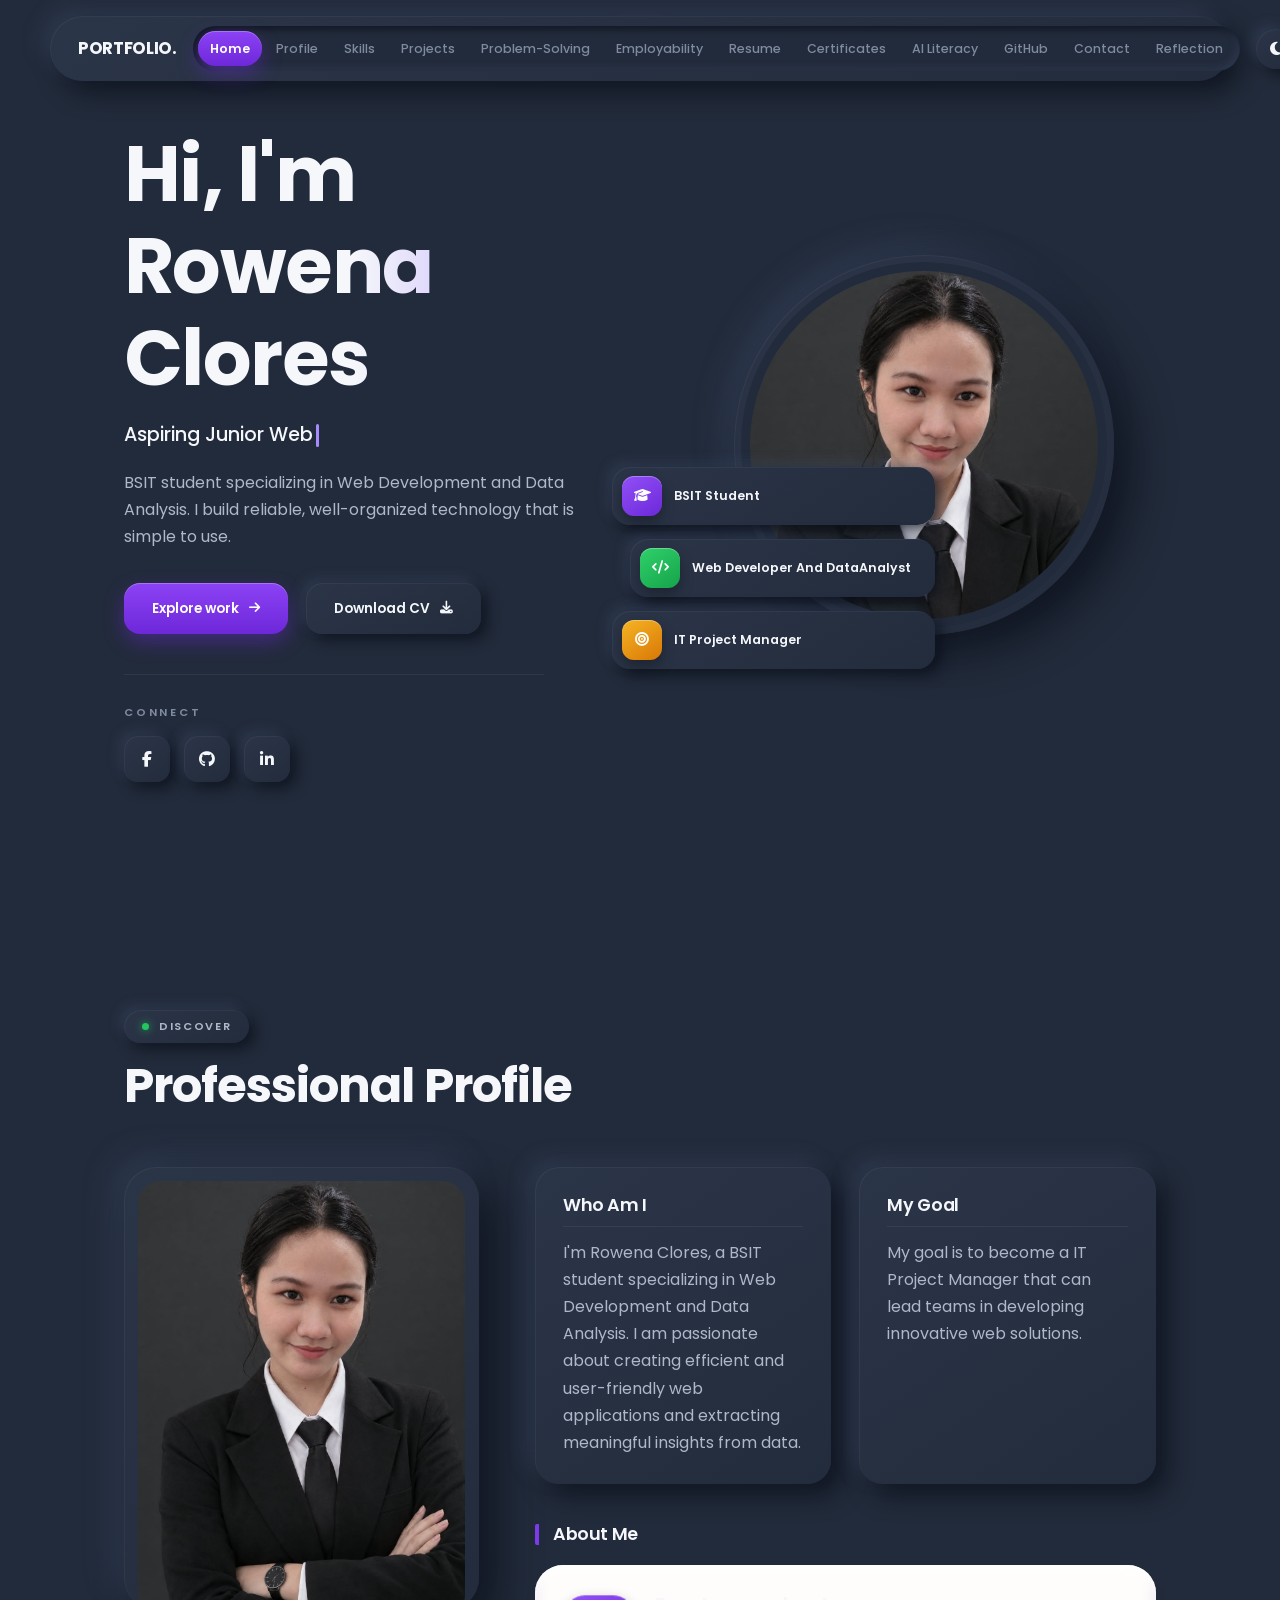
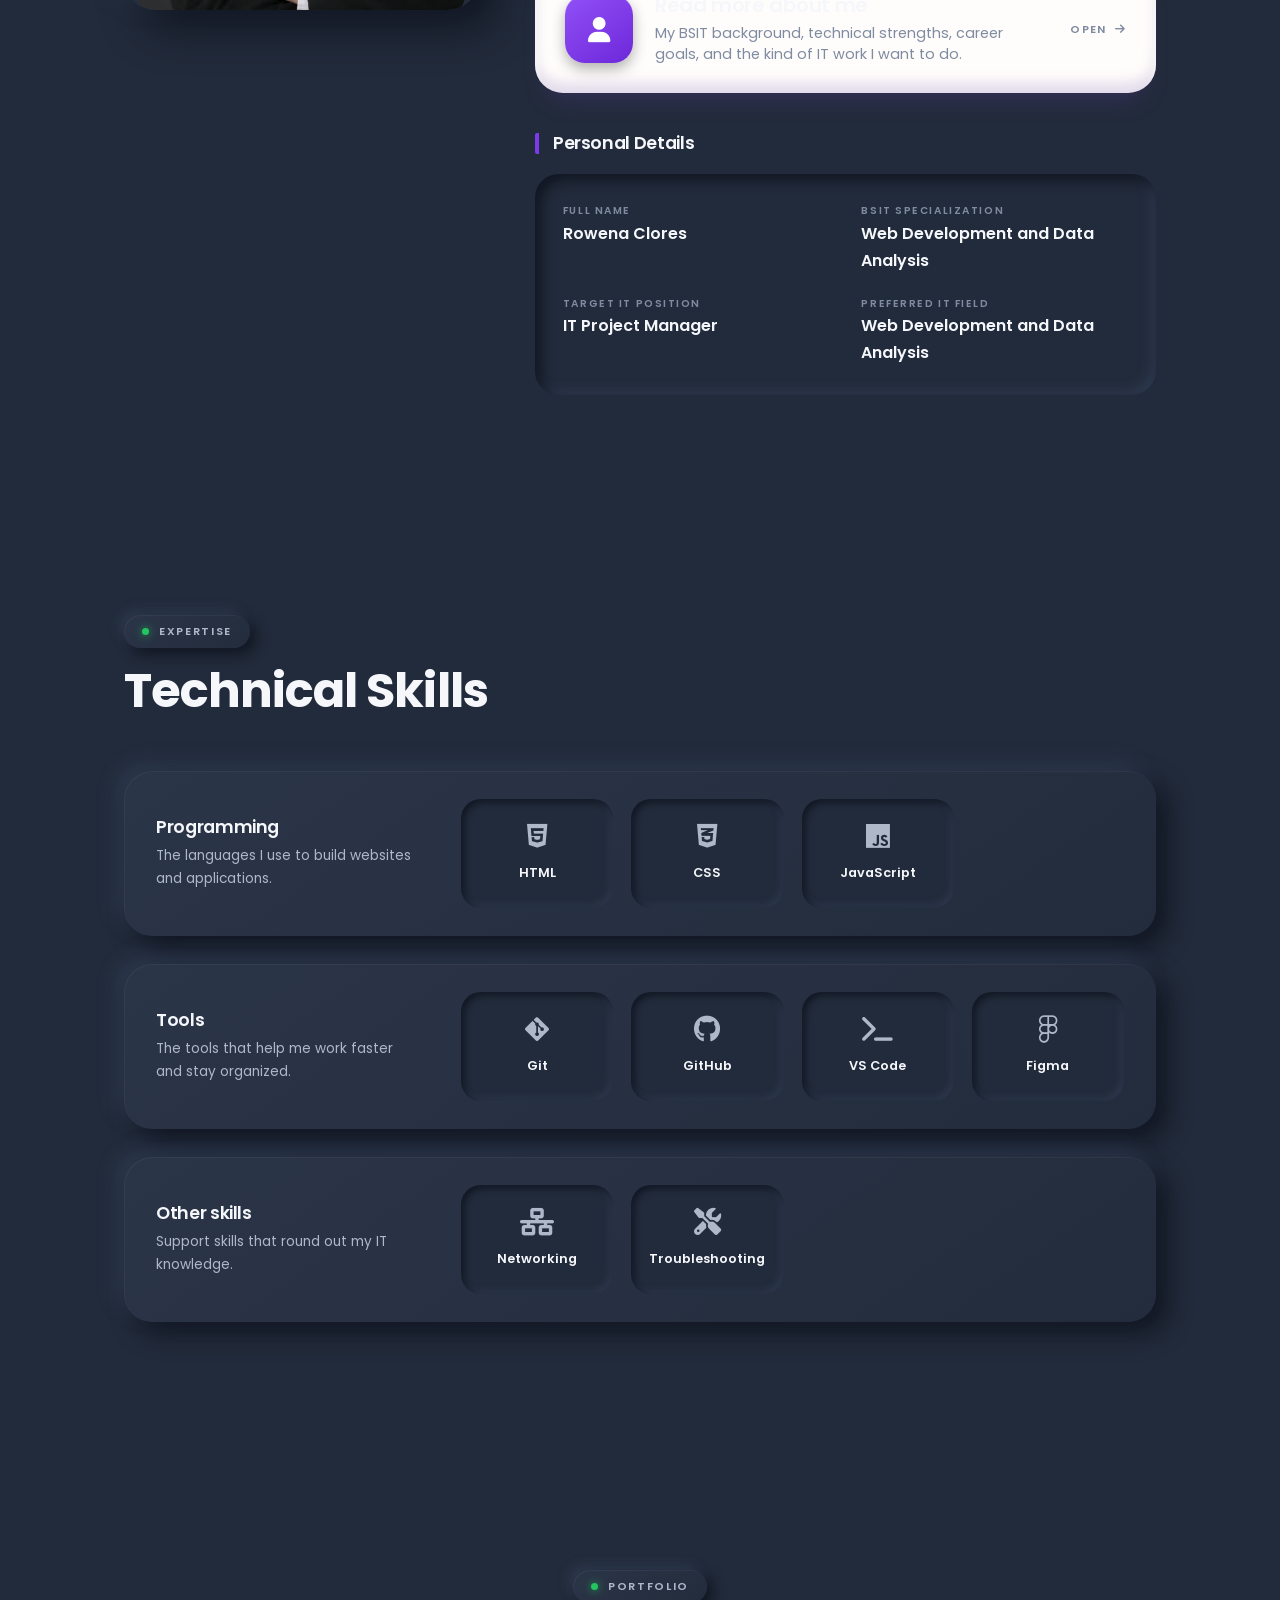
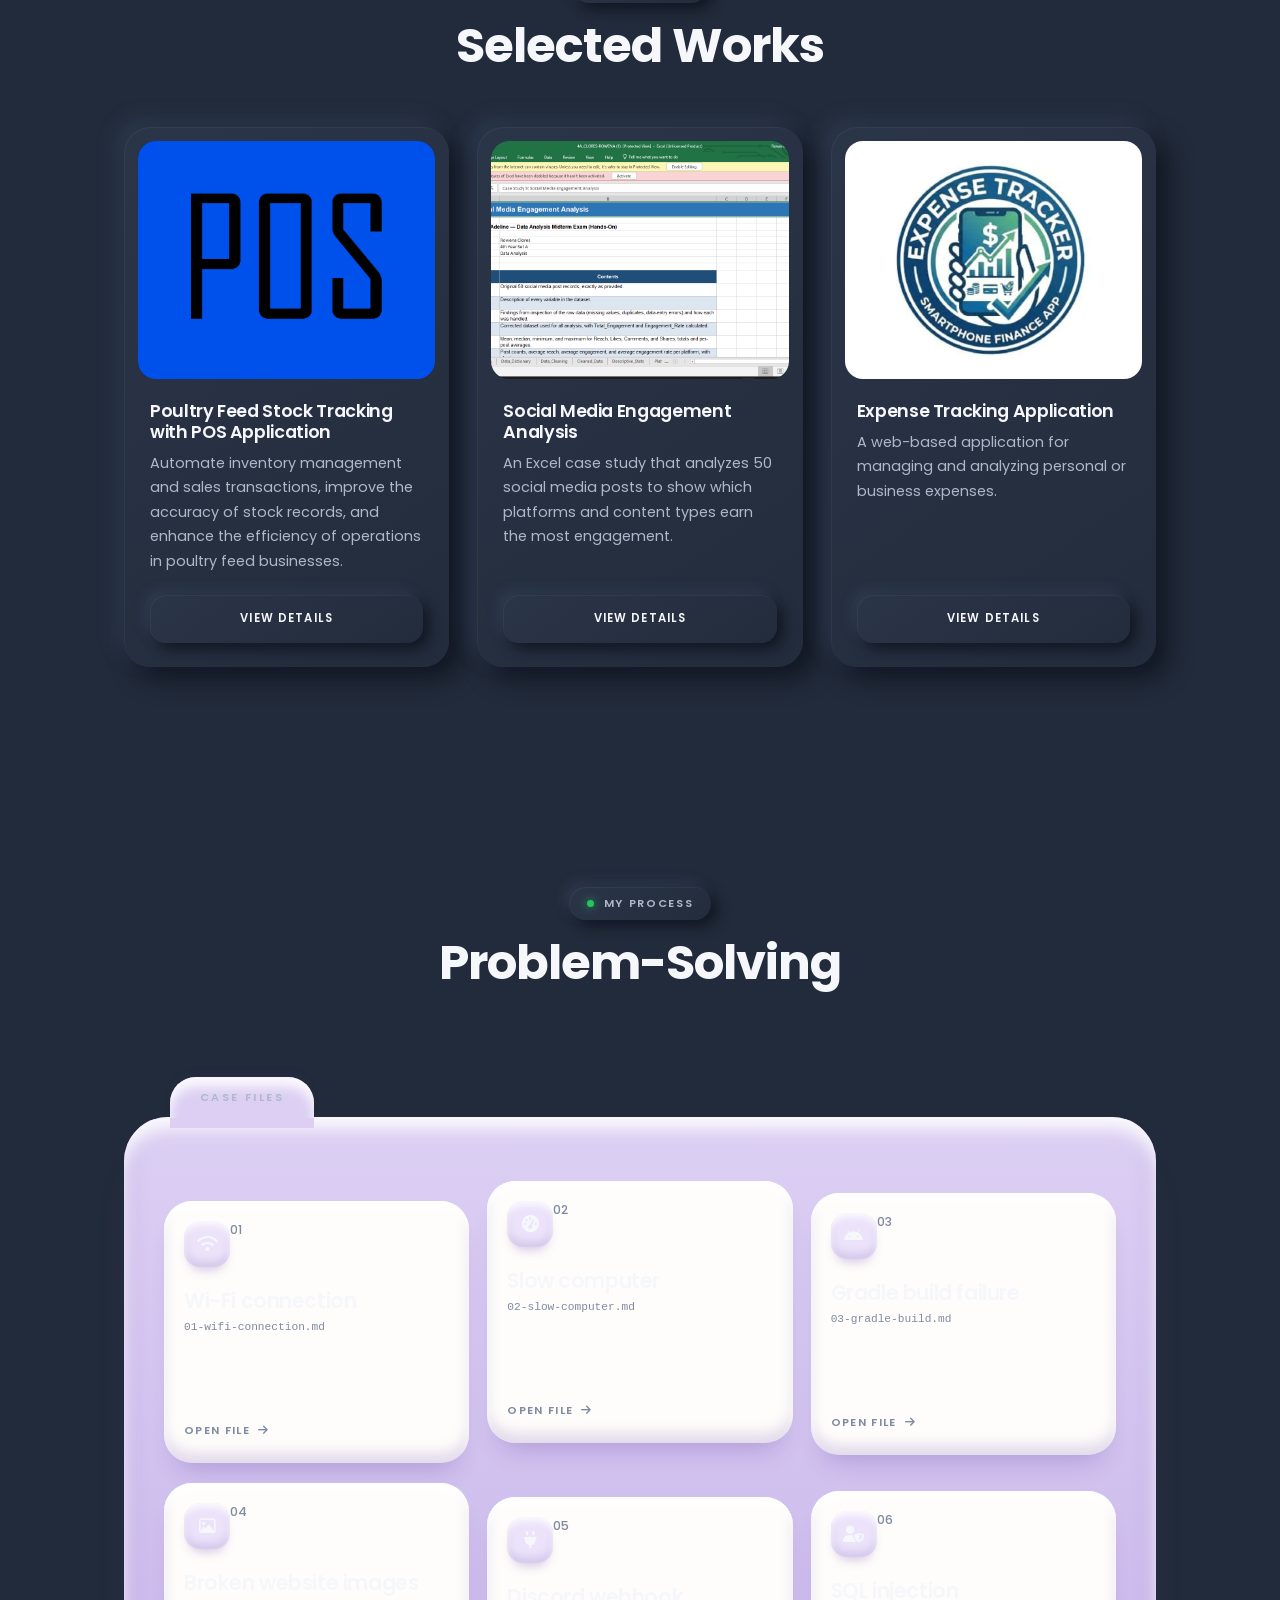
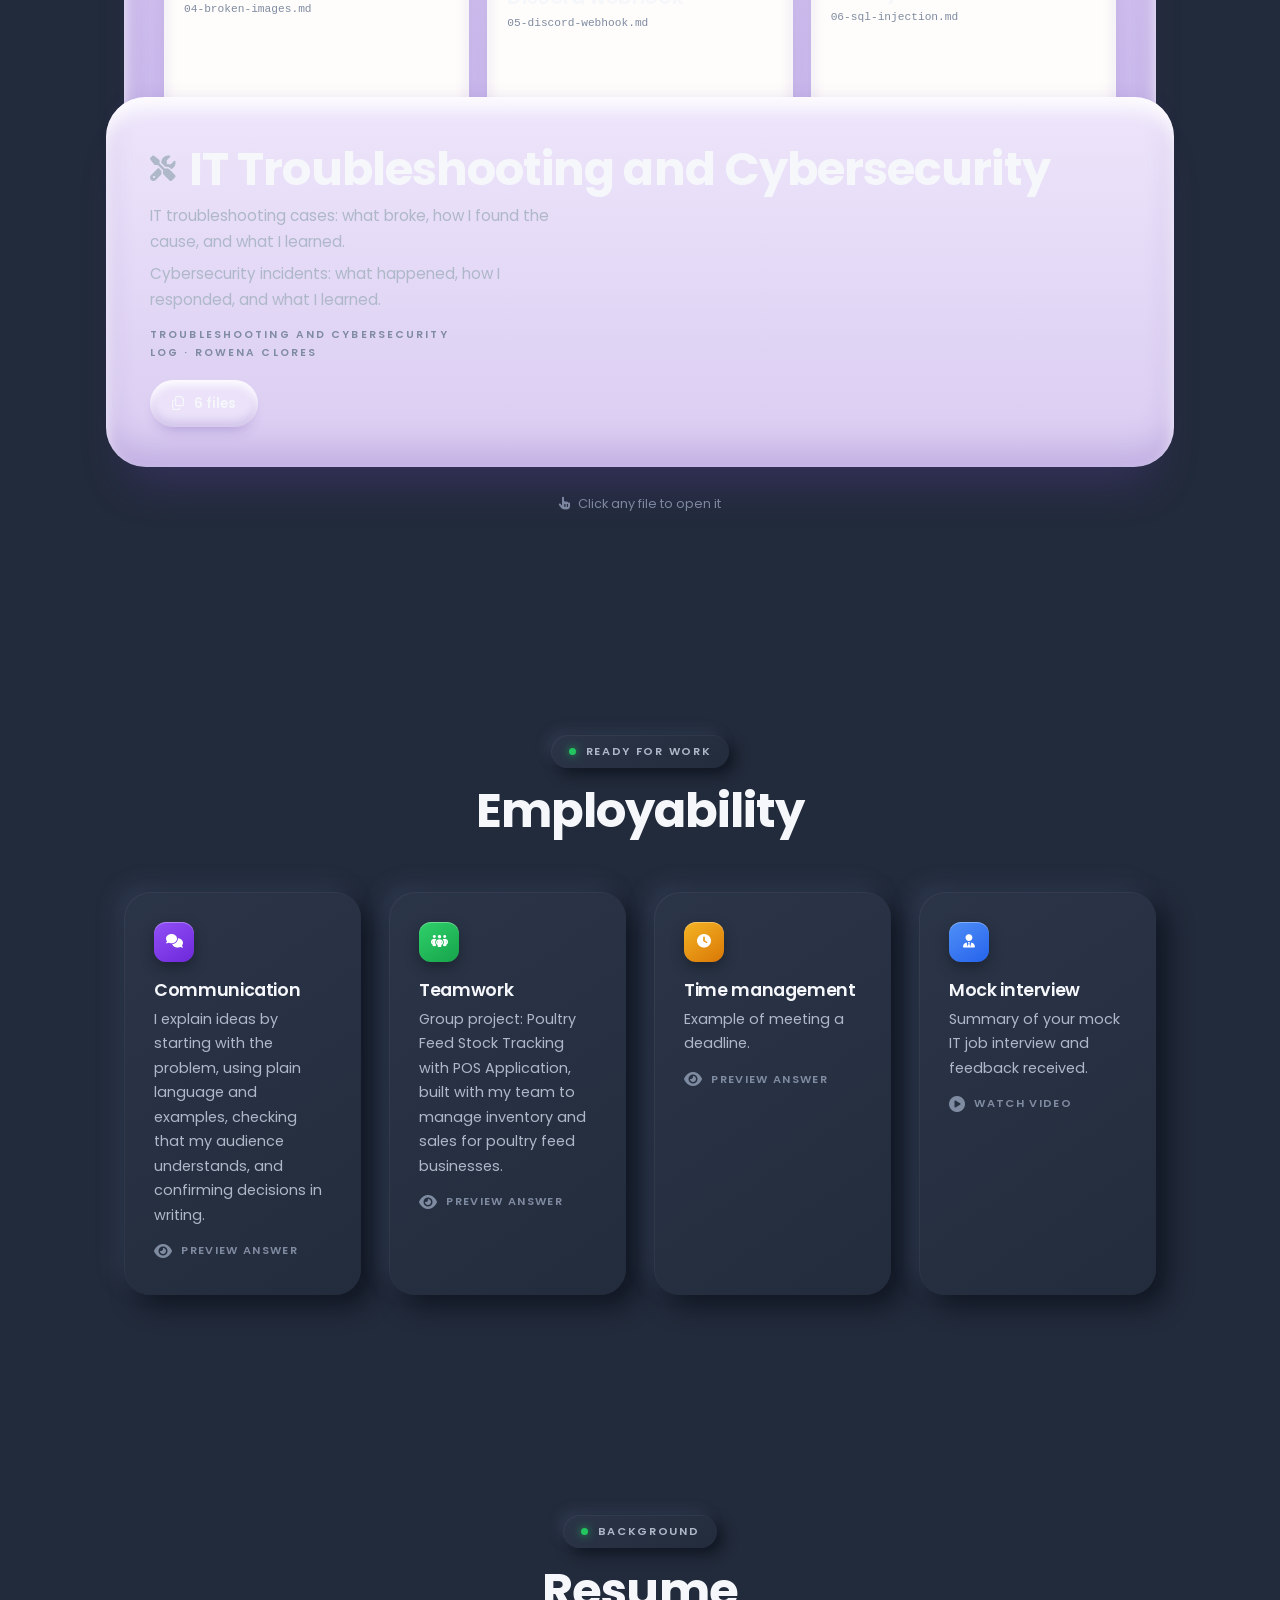
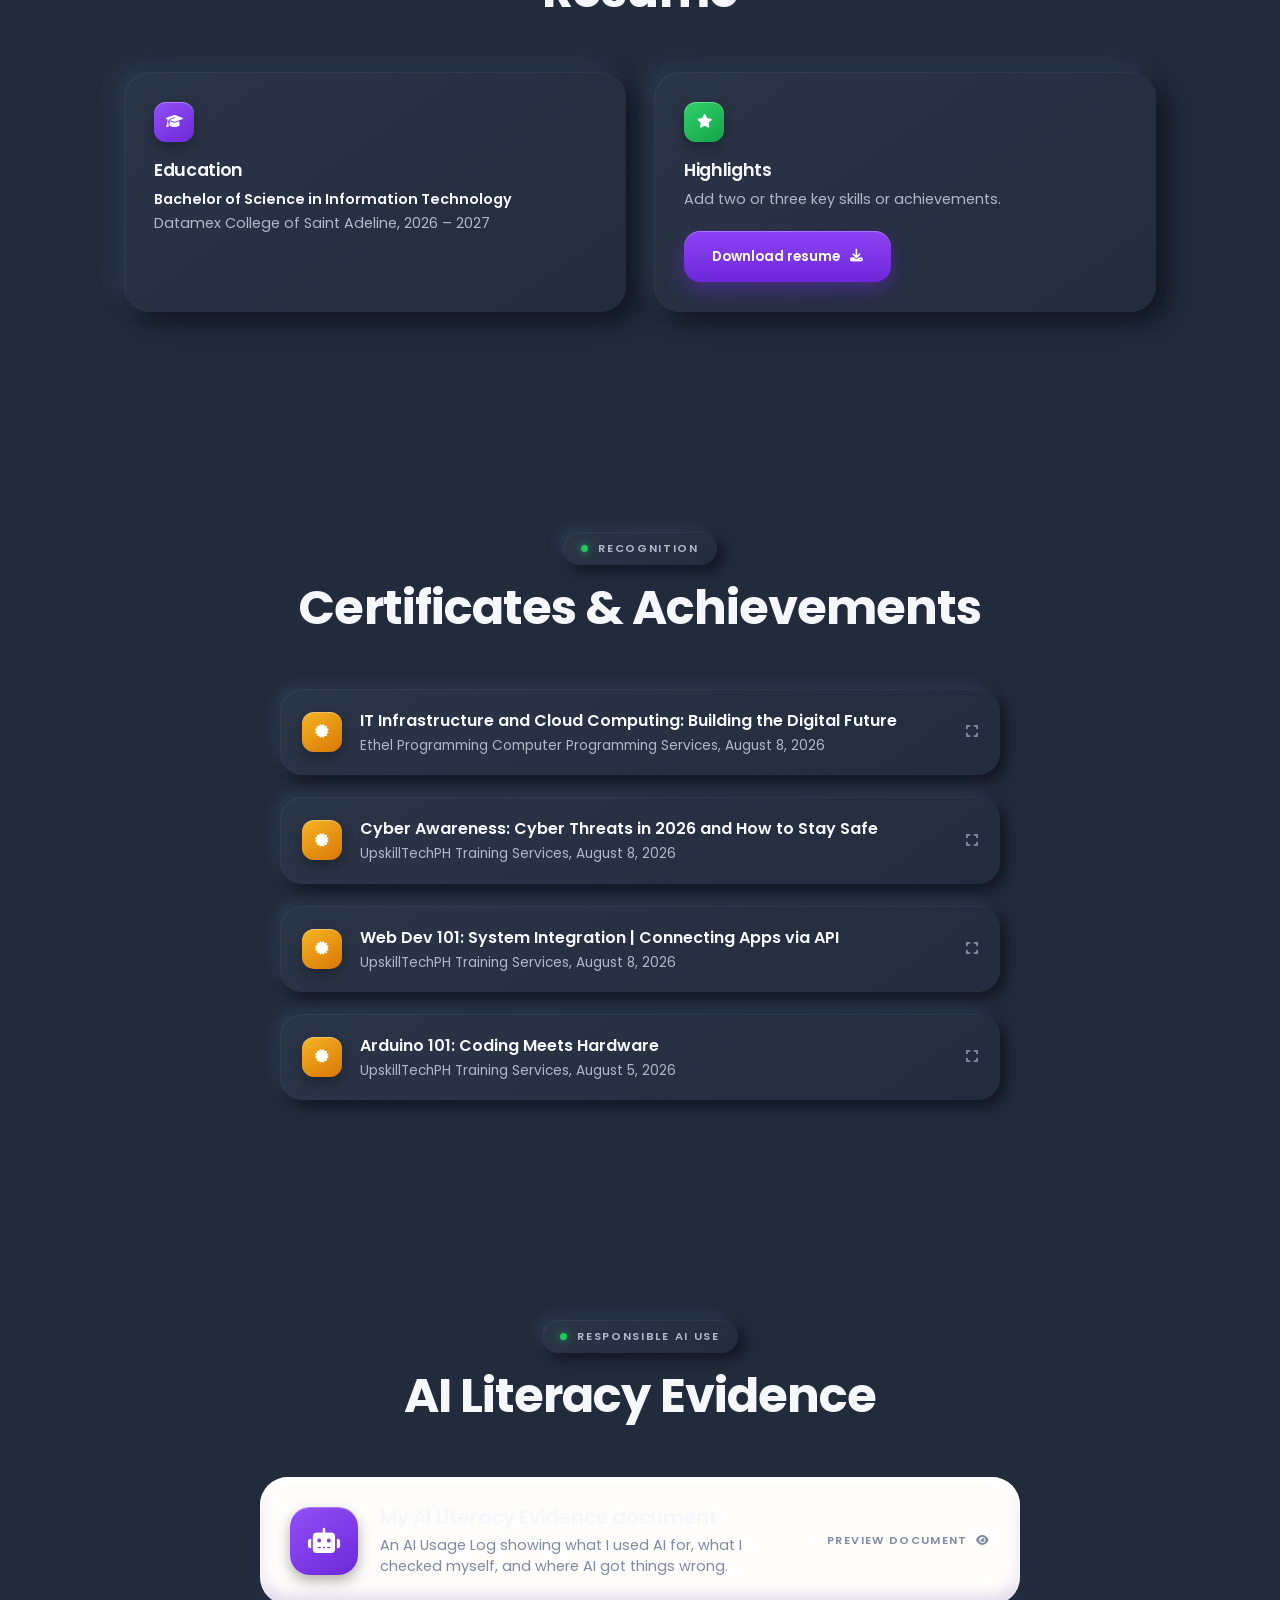
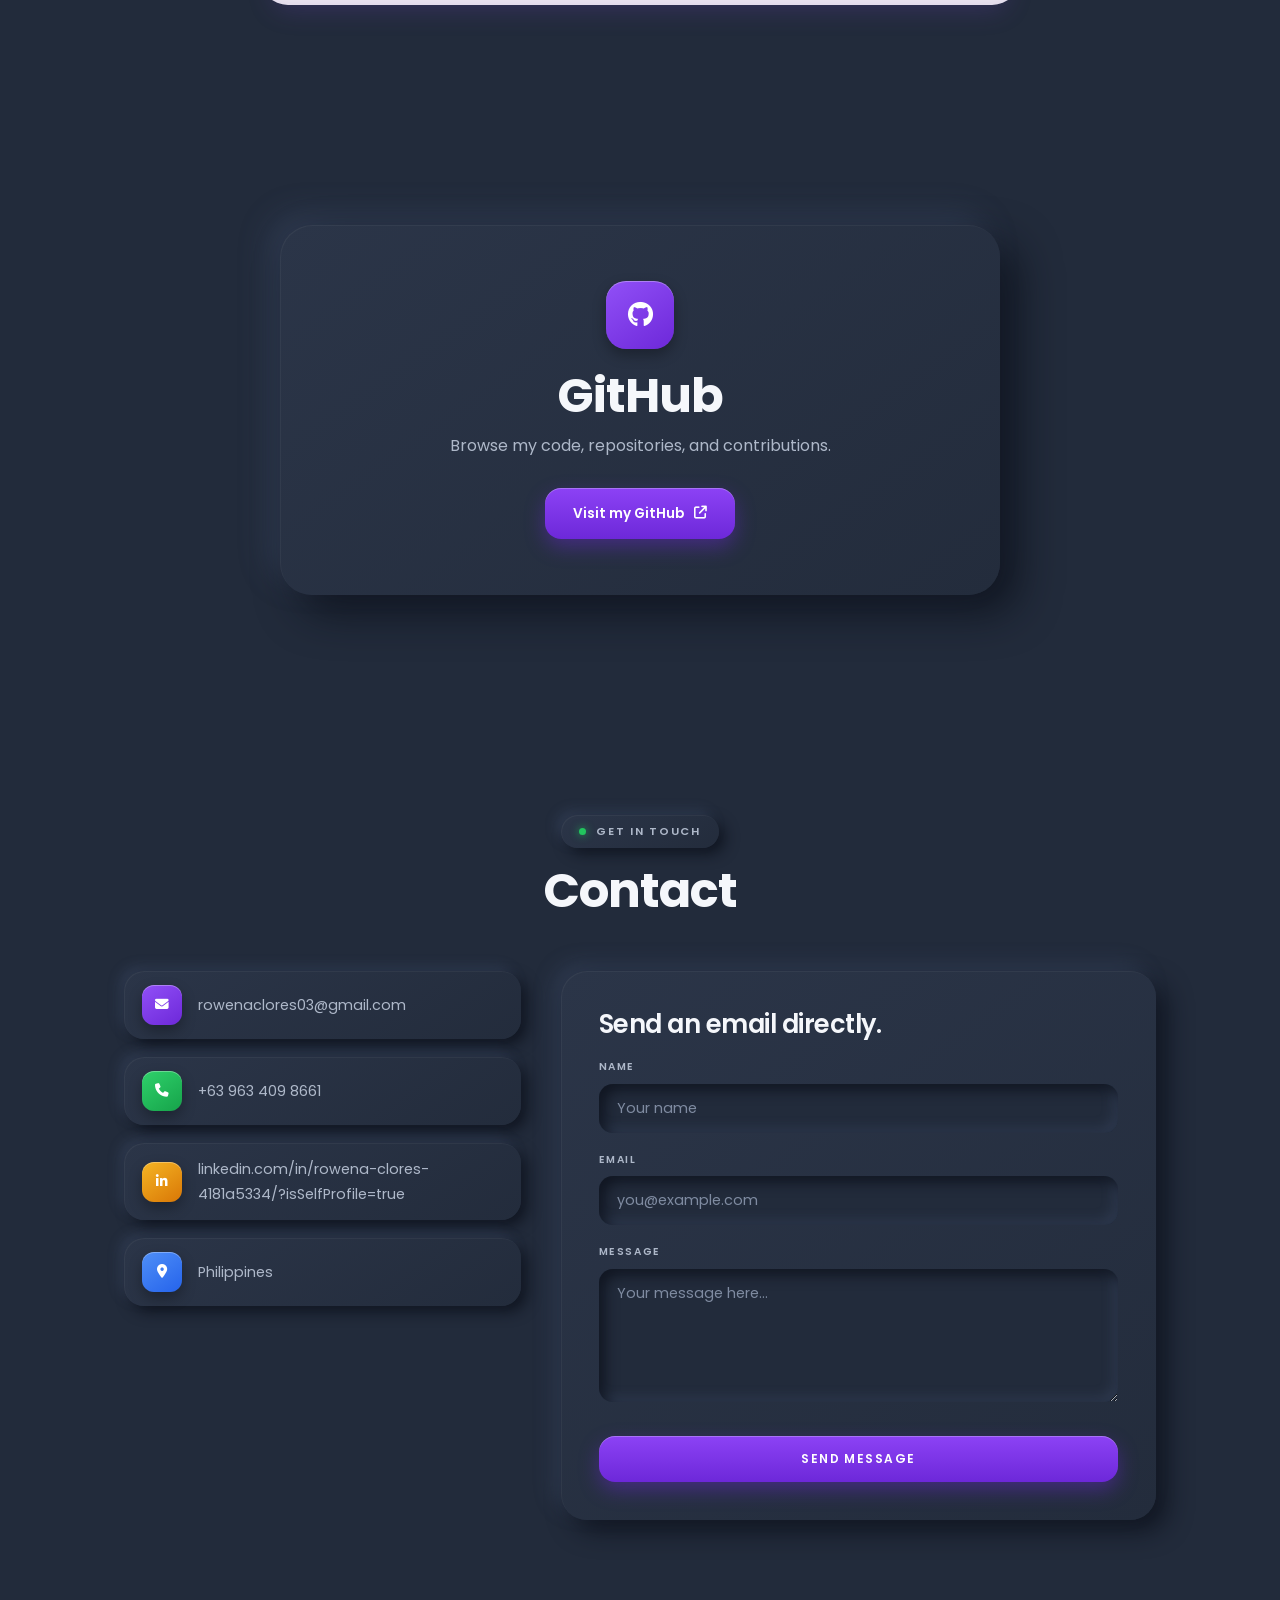
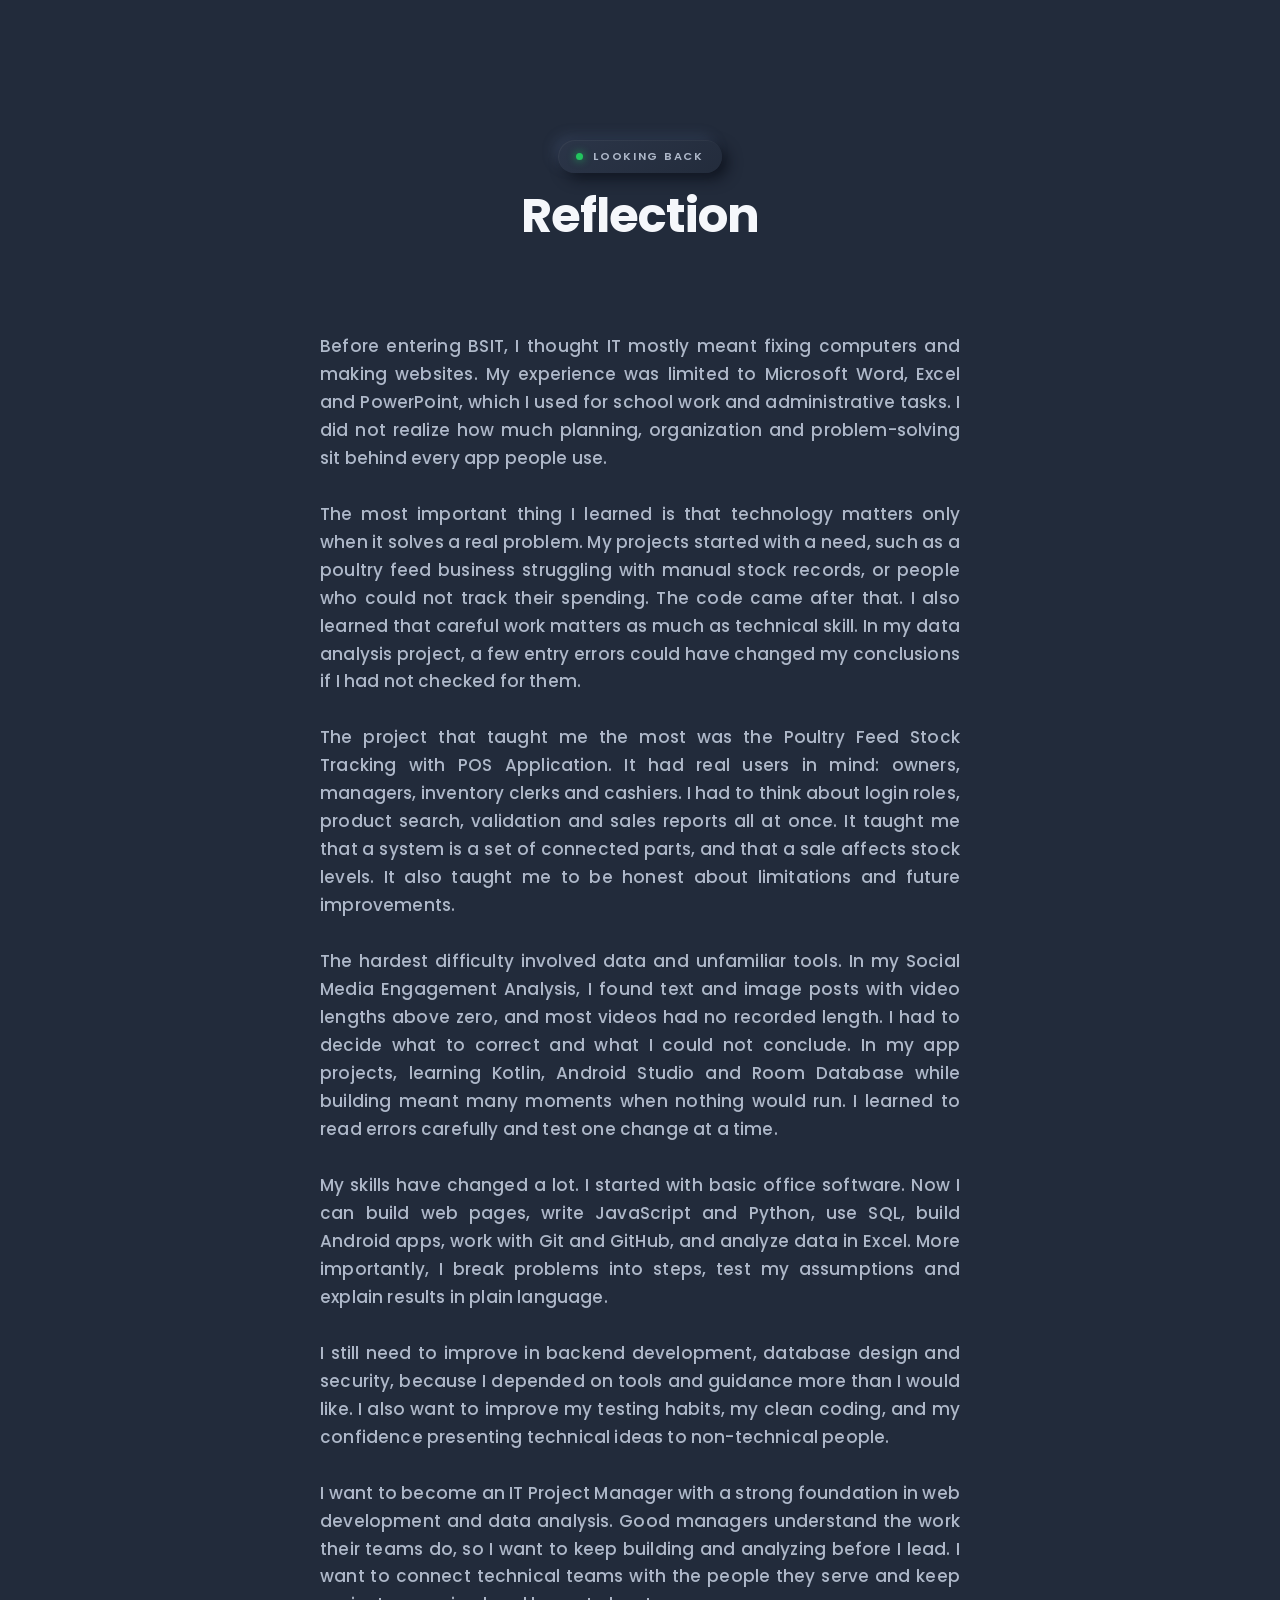
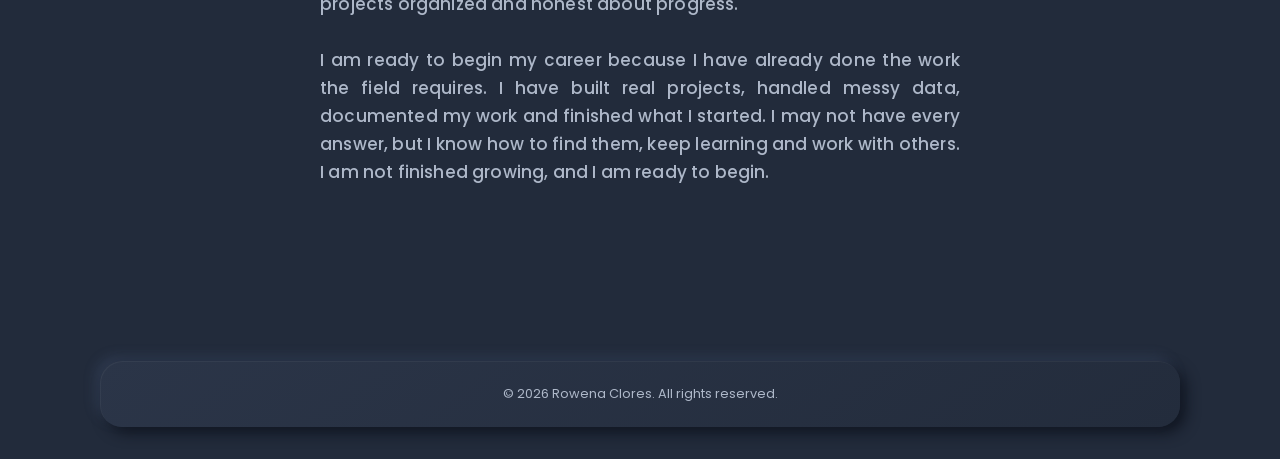
<file: index.html>
<!DOCTYPE html>
<html lang="en">
<head>
<meta charset="UTF-8">
<meta name="viewport" content="width=device-width, initial-scale=1">
<title>Rowena Clores | IT Portfolio</title>
<link rel="preconnect" href="https://fonts.googleapis.com">
<link rel="preconnect" href="https://fonts.gstatic.com" crossorigin>
<link href="https://fonts.googleapis.com/css2?family=Poppins:wght@400;500;600;700&display=swap" rel="stylesheet">
<link rel="stylesheet" href="https://cdnjs.cloudflare.com/ajax/libs/font-awesome/6.5.1/css/all.min.css">
<link rel="stylesheet" href="style.css">
<style>
/* Clickable certificates + preview popup (loads after style.css) */

.cert-list li { padding: 0; }
.cert-link {
  display: flex; align-items: center; gap: 18px; width: 100%;
  padding: 18px 22px; border-radius: 16px; cursor: pointer;
}
.cert-link > div { flex: 1; min-width: 0; }
.cert-open { margin-left: auto; font-size: 0.85rem; color: var(--muted); transition: color 0.25s, transform 0.3s var(--ease); }
.cert-list li:hover .cert-open, .cert-link:focus-visible .cert-open { color: var(--ink); transform: scale(1.15); }

/* popup */
body.modal-open { overflow: hidden; }
.cert-modal {
  position: fixed; inset: 0; z-index: 200;
  display: grid; place-items: center; padding: 56px 16px 24px;
  background: rgba(8, 11, 20, 0.88);
  -webkit-backdrop-filter: blur(6px); backdrop-filter: blur(6px);
  opacity: 0; visibility: hidden;
  transition: opacity 0.3s, visibility 0.3s;
}
.cert-modal.open { opacity: 1; visibility: visible; }
.cert-modal img {
  max-width: min(96vw, 1100px); max-height: calc(100vh - 100px);
  width: auto; height: auto; object-fit: contain;
  border-radius: 12px; background: #fff; box-shadow: 0 24px 80px rgba(0, 0, 0, 0.55);
  transform: scale(0.96); transition: transform 0.35s var(--ease);
}
.cert-modal.open img { transform: none; }
.cert-close {
  position: absolute; top: 12px; right: 16px;
  width: 42px; height: 42px; border-radius: 50%; border: none; cursor: pointer;
  background: rgba(255, 255, 255, 0.14); color: #fff; font-size: 1.1rem;
  transition: background 0.25s;
}
.cert-close:hover { background: rgba(255, 255, 255, 0.28); }
.cert-close:focus-visible { outline: 2px solid #fff; outline-offset: 2px; }

.cert-modal [hidden] { display: none !important; }
.cert-modal iframe {
  width: min(96vw, 1000px); height: calc(100vh - 110px);
  border: 0; border-radius: 12px; background: #fff; box-shadow: 0 24px 80px rgba(0, 0, 0, 0.55);
}
.cert-newtab { position: absolute; bottom: 10px; left: 0; right: 0; text-align: center; font-size: 0.75rem; color: rgba(255,255,255,0.75); }
.cert-newtab:hover { color: #fff; }

/* ============ CLAYMORPHISM TOKENS (light + dark, same as the portfolio theme switch) ============ */
:root {
  --clay-body: #dccff3;
  --clay-body-2: #c7b5ea;
  --clay-front-1: #eee6fb;
  --clay-front-2: #d9cbf1;
  --clay-card: #fffdfb;
  --clay-chip: #ece3fa;
  --clay-hi: rgba(255, 255, 255, 0.88);
  --clay-lo: rgba(96, 62, 164, 0.18);
  --clay-drop: rgba(96, 62, 164, 0.32);
}
[data-theme="dark"] {
  --clay-body: #3d3170;
  --clay-body-2: #2f2658;
  --clay-front-1: #4a3d86;
  --clay-front-2: #3a2f6e;
  --clay-card: #1a1832;
  --clay-chip: #2f2660;
  --clay-hi: rgba(255, 255, 255, 0.13);
  --clay-lo: rgba(10, 4, 30, 0.42);
  --clay-drop: rgba(8, 3, 26, 0.6);
}

/* ============ FOLDER ============ */
.folder-wrap { --overlap: 96px; padding-top: 30px; }
.folder { position: relative; margin-top: 44px; }

.folder-back {
  position: relative;
  padding: 64px 40px 34px;
  border-radius: 44px;
  background: linear-gradient(180deg, var(--clay-body), var(--clay-body-2));
  box-shadow:
    0 40px 50px -26px var(--clay-drop),
    inset 0 12px 16px var(--clay-hi),
    inset 0 -18px 26px var(--clay-lo);
}
.folder-tab {
  position: absolute; top: -40px; left: 46px;
  padding: 12px 30px 14px; border-radius: 26px 26px 0 0;
  background: var(--clay-body);
  box-shadow: inset 0 10px 12px var(--clay-hi), 0 -6px 14px -8px var(--clay-lo);
  font-size: 0.68rem; font-weight: 600; letter-spacing: 0.22em; text-transform: uppercase; color: var(--text);
}
.folder-tab::after { /* fills the seam so tab and body read as one piece of clay */
  content: ""; position: absolute; left: 0; right: 0; bottom: -6px; height: 10px; background: var(--clay-body);
}

.cards-row { position: relative; z-index: 1; display: grid; grid-template-columns: repeat(3, 1fr); gap: 18px; align-items: start; }

.doc-card {
  position: relative; display: flex; flex-direction: column; text-align: left;
  min-height: 262px; padding: 20px 20px 24px; border: 0; border-radius: 28px;
  background: var(--clay-card); color: var(--ink); font-family: var(--font); cursor: pointer;
  box-shadow:
    0 18px 26px -14px var(--clay-drop),
    inset 0 8px 10px var(--clay-hi),
    inset 0 -10px 14px var(--clay-lo);
  transition: transform 0.45s var(--ease), box-shadow 0.35s;
}
.doc-card:nth-child(1) { margin-top: 20px; }
.doc-card:nth-child(2) { margin-top: 0; }
.doc-card:nth-child(3) { margin-top: 12px; }
.doc-card:nth-child(4) { margin-top: 2px; }
.doc-card:nth-child(5) { margin-top: 16px; }
.doc-card:nth-child(6) { margin-top: 10px; }
.doc-card:hover, .doc-card:focus-visible { transform: translateY(-16px) rotate(-0.6deg); box-shadow: 0 34px 36px -16px var(--clay-drop), inset 0 8px 10px var(--clay-hi), inset 0 -10px 14px var(--clay-lo); }
.doc-card:active { transform: translateY(-8px) scale(0.985); }
.doc-card:focus-visible { outline: 3px solid var(--ink); outline-offset: 4px; }

.doc-top { display: flex; align-items: flex-start; justify-content: space-between; }
.clay-chip {
  width: 46px; height: 46px; display: grid; place-items: center; border-radius: 16px;
  background: var(--clay-chip); color: var(--ink); font-size: 1.05rem;
  box-shadow: 0 8px 12px -6px var(--clay-drop), inset 0 4px 6px var(--clay-hi), inset 0 -5px 8px var(--clay-lo);
}
.doc-num { font-size: 0.78rem; font-weight: 500; color: var(--muted); }
.doc-card h3 { margin-top: 22px; font-size: 1.28rem; line-height: 1.15; }
.doc-file { margin-top: 8px; font-family: ui-monospace, SFMono-Regular, Menlo, Consolas, monospace; font-size: 0.7rem; color: var(--muted); word-break: break-all; }
.doc-lines { margin-top: 18px; display: grid; gap: 7px; }
.doc-lines i { display: block; height: 6px; border-radius: 99px; background: var(--line); }
.doc-lines i:nth-child(2) { width: 62%; }
.doc-open { margin-top: auto; padding-top: 14px; font-size: 0.7rem; font-weight: 600; letter-spacing: 0.12em; text-transform: uppercase; color: var(--muted); display: flex; align-items: center; gap: 8px; transition: color 0.25s, gap 0.3s var(--ease); }
.doc-card:hover .doc-open, .doc-card:focus-visible .doc-open { color: var(--ink); gap: 12px; }

/* the front pocket, drawn over the lower part of the files */
.folder-front {
  position: relative; z-index: 2; pointer-events: none;
  margin: calc(var(--overlap) * -1) -18px 0;
  padding: 44px 44px 40px;
  border-radius: 40px;
  background: linear-gradient(180deg, var(--clay-front-1), var(--clay-front-2));
  box-shadow:
    0 -10px 20px -14px var(--clay-lo),
    0 36px 46px -22px var(--clay-drop),
    inset 0 12px 16px var(--clay-hi),
    inset 0 -20px 28px var(--clay-lo);
  display: flex; flex-wrap: wrap; align-items: flex-end; justify-content: space-between; gap: 18px;
}
.folder-front h2 { display: flex; align-items: center; gap: 14px; margin: 0; font-size: clamp(1.9rem, 4.4vw, 2.9rem); }
.folder-front h2 i { font-size: 0.55em; color: var(--text); }
.folder-front p { margin-top: 6px; max-width: 46ch; font-size: 0.95rem; }
.folder-front .by { margin-top: 14px; font-size: 0.66rem; font-weight: 600; letter-spacing: 0.2em; text-transform: uppercase; color: var(--muted); }
.count-pill {
  display: inline-flex; align-items: center; gap: 10px; padding: 12px 22px; border-radius: 999px;
  background: var(--clay-chip); color: var(--ink); font-size: 0.85rem; font-weight: 600;
  box-shadow: 0 10px 14px -8px var(--clay-drop), inset 0 5px 7px var(--clay-hi), inset 0 -6px 9px var(--clay-lo);
}
.folder-hint { margin-top: 26px; text-align: center; font-size: 0.8rem; color: var(--muted); }
.folder-hint i { margin-right: 8px; }

/* ============ FILE VIEWER (popup) ============ */
body.modal-open { overflow: hidden; }
.doc-modal {
  position: fixed; inset: 0; z-index: 200; display: grid; place-items: center; padding: 20px;
  background: rgba(24, 14, 52, 0.62); -webkit-backdrop-filter: blur(8px); backdrop-filter: blur(8px);
  opacity: 0; visibility: hidden; transition: opacity 0.3s, visibility 0.3s;
}
.doc-modal.open { opacity: 1; visibility: visible; }
.doc-window {
  width: min(1020px, 100%); height: min(780px, calc(100vh - 40px));
  display: grid; grid-template-columns: 250px 1fr; overflow: hidden;
  border-radius: 36px; background: var(--clay-body);
  box-shadow: 0 50px 90px -30px rgba(0, 0, 0, 0.6), inset 0 12px 16px var(--clay-hi), inset 0 -16px 24px var(--clay-lo);
  transform: translateY(18px) scale(0.97); transition: transform 0.45s var(--ease);
}
.doc-modal.open .doc-window { transform: none; }

.doc-side { padding: 26px 18px; display: flex; flex-direction: column; gap: 10px; overflow-y: auto; }
.doc-side-title { padding: 0 10px 8px; font-size: 0.66rem; font-weight: 600; letter-spacing: 0.2em; text-transform: uppercase; color: var(--muted); }
.doc-tab {
  display: flex; align-items: center; gap: 12px; width: 100%; padding: 12px 14px; border: 0; border-radius: 20px;
  background: transparent; color: var(--ink); font-family: var(--font); text-align: left; cursor: pointer;
  transition: background 0.25s, box-shadow 0.25s, transform 0.3s var(--ease);
}
.doc-tab:hover { background: color-mix(in srgb, var(--clay-card) 55%, transparent); }
.doc-tab.active {
  background: var(--clay-card);
  box-shadow: 0 10px 14px -8px var(--clay-drop), inset 0 6px 8px var(--clay-hi), inset 0 -8px 10px var(--clay-lo);
}
.doc-tab .clay-chip { width: 36px; height: 36px; border-radius: 12px; font-size: 0.85rem; flex-shrink: 0; }
.doc-tab strong { display: block; font-size: 0.85rem; line-height: 1.25; }
.doc-tab small { display: block; margin-top: 2px; font-size: 0.62rem; letter-spacing: 0.1em; text-transform: uppercase; color: var(--muted); }

.doc-main { display: flex; flex-direction: column; min-width: 0; margin: 14px 14px 14px 0; border-radius: 26px; background: var(--clay-card); box-shadow: inset 0 8px 12px var(--clay-lo), inset 0 -4px 8px var(--clay-hi); overflow: hidden; }
.doc-bar { display: flex; align-items: center; justify-content: space-between; gap: 12px; padding: 16px 22px; border-bottom: 1px solid var(--line); }
.doc-bar code { padding: 6px 14px; border-radius: 99px; background: var(--clay-chip); color: var(--ink); font-family: ui-monospace, SFMono-Regular, Menlo, Consolas, monospace; font-size: 0.78rem; }
.doc-close {
  width: 42px; height: 42px; flex-shrink: 0; display: grid; place-items: center; border: 0; border-radius: 50%; cursor: pointer;
  background: var(--clay-chip); color: var(--ink); font-size: 1rem;
  box-shadow: 0 8px 12px -6px var(--clay-drop), inset 0 4px 6px var(--clay-hi), inset 0 -5px 8px var(--clay-lo);
  transition: transform 0.3s var(--ease);
}
.doc-close:hover { transform: scale(1.08) rotate(90deg); }
.doc-body { flex: 1; overflow-y: auto; padding: 28px 30px 12px; }
.doc-foot { display: flex; justify-content: space-between; gap: 12px; padding: 14px 22px; border-top: 1px solid var(--line); }
.doc-foot button {
  display: inline-flex; align-items: center; gap: 10px; padding: 11px 20px; border: 0; border-radius: 999px; cursor: pointer;
  background: var(--clay-chip); color: var(--ink); font-family: var(--font); font-size: 0.8rem; font-weight: 600;
  box-shadow: 0 8px 12px -6px var(--clay-drop), inset 0 4px 6px var(--clay-hi), inset 0 -5px 8px var(--clay-lo);
  transition: transform 0.3s var(--ease);
}
.doc-foot button:hover { transform: translateY(-2px); }
.doc-foot button[disabled] { opacity: 0.4; pointer-events: none; }

/* case content inside the viewer */
.doc-head .meta { margin-bottom: 4px; }
.doc-head h2 { margin: 0 0 24px; font-size: clamp(1.4rem, 3vw, 1.9rem); }
.case-grid { display: grid; grid-template-columns: 1fr 1fr; gap: 26px 36px; align-items: start; padding-bottom: 18px; }
.case-grid h3 { display: flex; align-items: center; gap: 10px; margin-bottom: 10px; font-size: 0.7rem; font-weight: 600; letter-spacing: 0.15em; text-transform: uppercase; color: var(--muted); }
.case-grid h3 i { color: var(--ink); font-size: 0.85rem; }
.case-grid p, .case-grid li { font-size: 0.9rem; }
.case-grid .wide { grid-column: 1 / -1; }
.steps { display: grid; gap: 10px; counter-reset: step; }
.steps li { position: relative; padding-left: 36px; counter-increment: step; }
.steps li::before { content: counter(step); position: absolute; left: 0; top: 1px; width: 24px; height: 24px; border-radius: 50%; background: var(--clay-chip); color: var(--ink); display: grid; place-items: center; font-size: 0.72rem; font-weight: 600; box-shadow: inset 0 2px 3px var(--clay-hi), inset 0 -3px 4px var(--clay-lo); }
code { padding: 1px 7px; border-radius: 6px; background: var(--tag); color: var(--ink); font-family: ui-monospace, SFMono-Regular, Menlo, Consolas, monospace; font-size: 0.8rem; }
.lesson { padding: 18px 22px; border-radius: 20px; background: var(--clay-chip); box-shadow: inset 0 5px 7px var(--clay-hi), inset 0 -6px 9px var(--clay-lo); }
.lesson p { color: var(--ink); }

/* ============ RESPONSIVE ============ */
@media (max-width: 980px) {
  .cards-row { grid-template-columns: repeat(3, 1fr); }
  .doc-card:nth-child(n) { margin-top: 0; }
}
@media (max-width: 860px) {
  .folder-wrap { --overlap: 44px; }
  .folder-back { padding: 56px 18px 26px; border-radius: 34px; }
  .folder-tab { left: 28px; }
  .cards-row { grid-template-columns: repeat(2, 1fr); gap: 14px; }
  .doc-card { min-height: 220px; }
  .doc-card:last-child { grid-column: 1 / -1; }
  .folder-front { margin-inline: -8px; padding: 36px 24px 30px; }

  .doc-modal { padding: 10px; }
  .doc-window { grid-template-columns: 1fr; grid-template-rows: auto 1fr; height: calc(100vh - 20px); border-radius: 28px; }
  .doc-side { flex-direction: row; padding: 14px 12px 4px; gap: 8px; overflow-x: auto; overflow-y: hidden; }
  .doc-side-title { display: none; }
  .doc-tab { width: auto; flex-shrink: 0; padding: 8px 12px; }
  .doc-tab small, .doc-tab strong { display: none; }
  .doc-tab::after { content: attr(data-short); font-size: 0.78rem; font-weight: 600; white-space: nowrap; }
  .doc-main { margin: 8px; }
  .doc-body { padding: 22px 20px 8px; }
  .case-grid { grid-template-columns: 1fr; }
}
@media (max-width: 520px) {
  .cards-row { grid-template-columns: 1fr; }
  .doc-card, .doc-card:last-child { min-height: 0; grid-column: auto; }
}

/* list bullets used inside the case files (from project.css) */
.block-list { list-style: none; display: grid; gap: 10px; }
.block-list li { position: relative; padding-left: 22px; }
.block-list li::before { content: ""; position: absolute; left: 0; top: 0.7em; width: 8px; height: 8px; border-radius: 50%; background: var(--ink); }

/* ============ AI LITERACY EVIDENCE ============ */
.ai-card-wrap { max-width: 760px; margin: 0 auto; }
.ai-card {
  width: 100%; display: flex; align-items: center; gap: 22px; padding: 28px 30px;
  border: 0; border-radius: 28px; background: var(--clay-card); color: var(--ink);
  font-family: var(--font); text-align: left; cursor: pointer;
  box-shadow: 0 18px 26px -14px var(--clay-drop), inset 0 8px 10px var(--clay-hi), inset 0 -10px 14px var(--clay-lo);
  transition: transform 0.45s var(--ease), box-shadow 0.35s;
}
.ai-card:hover, .ai-card:focus-visible {
  transform: translateY(-10px) rotate(-0.4deg);
  box-shadow: 0 34px 36px -16px var(--clay-drop), inset 0 8px 10px var(--clay-hi), inset 0 -10px 14px var(--clay-lo);
}
.ai-card:focus-visible { outline: 3px solid var(--ink); outline-offset: 4px; }
.ai-card > div { flex: 1; min-width: 0; }
.ai-card h3 { margin: 0; font-size: 1.25rem; }
.ai-card p { margin-top: 6px; font-size: 0.9rem; color: var(--muted); }
.ai-open { font-size: 0.7rem; font-weight: 600; letter-spacing: 0.12em; text-transform: uppercase; color: var(--muted); white-space: nowrap; display: flex; align-items: center; gap: 8px; transition: color 0.25s; }
.ai-card:hover .ai-open, .ai-card:focus-visible .ai-open { color: var(--ink); }

.ai-modal {
  position: fixed; inset: 0; z-index: 200; display: grid; place-items: center; padding: 20px;
  background: rgba(24, 14, 52, 0.62); -webkit-backdrop-filter: blur(8px); backdrop-filter: blur(8px);
  opacity: 0; visibility: hidden; transition: opacity 0.3s, visibility 0.3s;
}
.ai-modal.open { opacity: 1; visibility: visible; }
.ai-window {
  width: min(960px, 100%); height: min(800px, calc(100vh - 40px));
  display: flex; flex-direction: column; padding: 14px; border-radius: 36px; overflow: hidden;
  background: var(--clay-body);
  box-shadow: 0 50px 90px -30px rgba(0, 0, 0, 0.6), inset 0 12px 16px var(--clay-hi), inset 0 -16px 24px var(--clay-lo);
  transform: translateY(18px) scale(0.97); transition: transform 0.45s var(--ease);
}
.ai-modal.open .ai-window { transform: none; }
.ai-bar { display: flex; align-items: center; justify-content: space-between; gap: 12px; padding: 4px 8px 14px; }
.ai-bar code { padding: 6px 14px; border-radius: 99px; background: var(--clay-chip); color: var(--ink); font-family: ui-monospace, SFMono-Regular, Menlo, Consolas, monospace; font-size: 0.78rem; }
.ai-body {
  flex: 1; overflow-y: auto; padding: 26px 30px; border-radius: 26px; background: var(--clay-card);
  box-shadow: inset 0 8px 12px var(--clay-lo), inset 0 -4px 8px var(--clay-hi);
}
.ai-body .ai-meta { font-size: 0.66rem; font-weight: 600; letter-spacing: 0.18em; text-transform: uppercase; color: var(--muted); }
.ai-body h2 { margin: 6px 0 18px; font-size: clamp(1.4rem, 3vw, 1.8rem); }
.ai-body h3 { margin: 26px 0 8px; font-size: 1rem; }
.ai-body p { font-size: 0.92rem; margin-bottom: 10px; }
.ai-table-wrap { overflow-x: auto; border-radius: 18px; background: var(--clay-chip); margin-top: 8px; }
.ai-table { width: 100%; min-width: 620px; border-collapse: collapse; font-size: 0.82rem; }
.ai-table th, .ai-table td { text-align: left; padding: 12px 14px; vertical-align: top; border-bottom: 1px solid var(--line); }
.ai-table th { font-size: 0.66rem; font-weight: 600; letter-spacing: 0.14em; text-transform: uppercase; color: var(--muted); }
.ai-table tr:last-child td { border-bottom: 0; }
.ai-note { margin-top: 18px; padding: 14px 18px; border-radius: 18px; background: var(--clay-chip); font-size: 0.85rem; }
@media (max-width: 600px) {
  .ai-card { flex-direction: column; align-items: flex-start; padding: 22px; }
}
@media (max-width: 860px) {
  .ai-modal { padding: 10px; }
  .ai-window { height: calc(100vh - 20px); border-radius: 28px; }
  .ai-body { padding: 20px; }
}
/* ============ MOCK INTERVIEW VIDEO ============ */
.video-card, .answer-card { cursor: pointer; transition: transform 0.45s var(--ease), box-shadow 0.35s; }
.video-card:hover, .video-card:focus-visible, .answer-card:hover, .answer-card:focus-visible { transform: translateY(-8px); }
.video-card:focus-visible, .answer-card:focus-visible { outline: 3px solid var(--ink); outline-offset: 4px; }
.video-open {
  display: inline-flex; align-items: center; gap: 8px; margin-top: 14px;
  font-size: 0.7rem; font-weight: 600; letter-spacing: 0.12em; text-transform: uppercase; color: var(--muted);
  transition: color 0.25s, gap 0.3s var(--ease);
}
.video-card:hover .video-open, .video-card:focus-visible .video-open, .answer-card:hover .video-open, .answer-card:focus-visible .video-open { color: var(--ink); gap: 12px; }
.video-open i { font-size: 1rem; }

.video-modal {
  position: fixed; inset: 0; z-index: 200;
  display: grid; place-items: center; padding: 56px 16px 24px;
  background: rgba(8, 11, 20, 0.88);
  -webkit-backdrop-filter: blur(6px); backdrop-filter: blur(6px);
  opacity: 0; visibility: hidden;
  transition: opacity 0.3s, visibility 0.3s;
}
.video-modal.open { opacity: 1; visibility: visible; }
.video-modal video {
  width: min(96vw, 1100px); max-height: calc(100vh - 100px);
  border-radius: 12px; background: #000; box-shadow: 0 24px 80px rgba(0, 0, 0, 0.55);
  transform: scale(0.96); transition: transform 0.35s var(--ease);
}
.video-modal.open video { transform: none; }

.ai-body .block-list li, .ai-body .steps li { font-size: 0.92rem; }
.ai-body .steps { margin-bottom: 10px; }
.ai-body .ai-link { display: inline-flex; align-items: center; gap: 8px; margin-top: 6px; font-weight: 600; font-size: 0.85rem; color: var(--ink); text-decoration: underline; }

/* ============ ABOUT ME ============ */
.about-text p { margin-bottom: 12px; line-height: 1.7; }
.about-text p:last-child { margin-bottom: 0; }
.about-card-wrap { margin-bottom: 8px; }
</style>
<script>
  /* apply saved theme before the page paints, so there is no flash */
  try { var t = localStorage.getItem("theme"); if (t) document.documentElement.setAttribute("data-theme", t); } catch (e) {}
</script>
</head>
<body>

<!-- LOADING SCREEN -->
<div class="loader" id="loader" aria-hidden="true">
  <div class="loader-inner">
    <p class="loader-name">Rowena Clores</p>
    <p class="loader-sub">Portfolio loading</p>
    <div class="loader-bar"><span id="loaderBar"></span></div>
  </div>
</div>

<!-- FLOATING NAV -->
<header class="nav-wrap">
  <div class="nav">
    <a class="logo" href="#home">PORTFOLIO.</a>

    <nav id="menu" aria-label="Main">
      <a href="#home" class="active">Home</a>
      <a href="#profile">Profile</a>
      <a href="#skills">Skills</a>
      <a href="#projects">Projects</a>
      <a href="#problem-solving">Problem-Solving</a>
      <a href="#employability">Employability</a>
      <a href="#resume">Resume</a>
      <a href="#certificates">Certificates</a>
      <a href="#ai-literacy">AI Literacy</a>
      <a href="#github">GitHub</a>
      <a href="#contact">Contact</a>
      <a href="#reflection">Reflection</a>
    </nav>

    <div class="nav-actions">
      <button class="icon-btn" id="themeBtn" aria-label="Switch light or dark mode"><i class="fa-solid fa-moon"></i></button>
      <button class="icon-btn menu-btn" id="menuBtn" aria-label="Open menu" aria-expanded="false"><i class="fa-solid fa-bars"></i></button>
    </div>
  </div>
</header>

<main>

<!-- HOME -->
<section id="home" class="hero">
  <div class="hero-text">
    <h1 class="reveal">Hi, I'm Rowena Clores</h1>
    <p class="typing reveal"><span id="typed"></span><span class="caret"></span></p>
    <p class="lead reveal">BSIT student specializing in Web Development and Data Analysis. I build reliable, well-organized technology that is simple to use.</p>
    <div class="buttons reveal">
      <a class="btn dark" href="#projects">Explore work <i class="fa-solid fa-arrow-right"></i></a>
      <a class="btn light" href="resume.pdf" download>Download CV <i class="fa-solid fa-download"></i></a>
    </div>
    <div class="connect reveal">
      <p class="label">Connect</p>
      <div class="socials">
        <a href="https://www.facebook.com/rowena.c.espayos" aria-label="Facebook"><i class="fa-brands fa-facebook-f"></i></a>
        <a href="https://github.com/Weng11546" aria-label="GitHub"><i class="fa-brands fa-github"></i></a>
        <a href="https://www.linkedin.com/in/rowena-clores-4181a5334/?isSelfProfile=true" aria-label="LinkedIn"><i class="fa-brands fa-linkedin-in"></i></a>
      </div>
    </div>
  </div>

  <div class="hero-visual reveal">
    <div class="photo-circle">
      <img src="hero.jpg" alt="Photo of Rowena Clores">
    </div>
    <ul class="chips">
      <li><span class="chip-icon"><i class="fa-solid fa-graduation-cap"></i></span> BSIT Student</li>
      <li><span class="chip-icon"><i class="fa-solid fa-code"></i></span> Web Developer And DataAnalyst</li>
      <li><span class="chip-icon"><i class="fa-solid fa-bullseye"></i></span>IT Project Manager</li>
    </ul>
  </div>
</section>

<!-- 1. PROFESSIONAL PROFILE -->
<section id="profile">
  <header class="sec-head reveal">
    <p class="label">Discover</p>
    <h2>Professional Profile</h2>
  </header>

  <div class="profile-grid">
    <div class="profile-photo reveal">
      <img src="photo.jpg" alt="Photo of Rowena Clores">
    </div>

    <div class="profile-info">
      <div class="two-col">
        <div class="reveal">
          <h3 class="underlined">Who Am I</h3>
          <p>I'm Rowena Clores, a BSIT student specializing in Web Development and Data Analysis. I am passionate about creating efficient and user-friendly web applications and extracting meaningful insights from data.</p>
        </div>
        <div class="reveal">
          <h3 class="underlined">My Goal</h3>
          <p>My goal is to become a IT Project Manager that can lead teams in developing innovative web solutions.</p>
        </div>
      </div>

      <h3 class="bar reveal">About Me</h3>
      <div class="reveal about-card-wrap">
        <button class="ai-card about-card" type="button" id="aboutOpen" aria-haspopup="dialog">
          <span class="chip-icon big"><i class="fa-solid fa-user"></i></span>
          <div>
            <h3>Read more about me</h3>
            <p>My BSIT background, technical strengths, career goals, and the kind of IT work I want to do.</p>
          </div>
          <span class="ai-open">Open <i class="fa-solid fa-arrow-right"></i></span>
        </button>
      </div>

      <h3 class="bar reveal">Personal Details</h3>
      <dl class="details reveal">
        <div><dt>Full name</dt><dd>Rowena Clores</dd></div>
        <div><dt>BSIT specialization</dt><dd>Web Development and Data Analysis</dd></div>
        <div><dt>Target IT position</dt><dd>IT Project Manager</dd></div>
        <div><dt>Preferred IT field</dt><dd>Web Development and Data Analysis</dd></div>
      </dl>
    </div>
  </div>
</section>

<!-- 2. TECHNICAL SKILLS -->
<section id="skills">
  <header class="sec-head reveal">
    <p class="label">Expertise</p>
    <h2>Technical Skills</h2>
  </header>

  <div class="skill-row reveal">
    <div class="skill-intro">
      <h3>Programming</h3>
      <p>The languages I use to build websites and applications.</p>
    </div>
    <div class="tiles">
      <div class="tile"><i class="fa-brands fa-html5"></i><span>HTML</span></div>
      <div class="tile"><i class="fa-brands fa-css3-alt"></i><span>CSS</span></div>
      <div class="tile"><i class="fa-brands fa-js"></i><span>JavaScript</span></div>
    </div>
  </div>

  <div class="skill-row reveal">
    <div class="skill-intro">
      <h3>Tools</h3>
      <p>The tools that help me work faster and stay organized.</p>
    </div>
    <div class="tiles">
      <div class="tile"><i class="fa-brands fa-git-alt"></i><span>Git</span></div>
      <div class="tile"><i class="fa-brands fa-github"></i><span>GitHub</span></div>
      <div class="tile"><i class="fa-solid fa-terminal"></i><span>VS Code</span></div>
      <div class="tile"><i class="fa-brands fa-figma"></i><span>Figma</span></div>
    </div>
  </div>

  <div class="skill-row reveal">
    <div class="skill-intro">
      <h3>Other skills</h3>
      <p>Support skills that round out my IT knowledge.</p>
    </div>
    <div class="tiles">
      <div class="tile"><i class="fa-solid fa-network-wired"></i><span>Networking</span></div>
      <div class="tile"><i class="fa-solid fa-screwdriver-wrench"></i><span>Troubleshooting</span></div>
    </div>
  </div>
</section>

<!-- 3. PROJECTS -->
<section id="projects">
  <header class="sec-head center reveal">
    <p class="label">Portfolio</p>
    <h2>Selected Works</h2>
  </header>

  <div class="cards three">
    <article class="project reveal">
      <div class="thumb">
        <img src="POS-logo.png" alt="POS logo">
      </div>
      <div class="project-body">
        <h3>Poultry Feed Stock Tracking with POS Application</h3>
        <p>Automate inventory management and sales transactions, improve the accuracy of stock records, and enhance the efficiency of operations in poultry feed businesses.</p>
        <a class="btn outline full" href="project1.html">View details</a>
      </div>
    </article>
    <article class="project reveal">
      <div class="thumb">
        <img src="SocialMedia-logo.png" alt="Excel cover sheet of the Social Media Engagement Analysis workbook">
      </div>
      <div class="project-body">
        <h3>Social Media Engagement Analysis</h3>
        <p>An Excel case study that analyzes 50 social media posts to show which platforms and content types earn the most engagement.</p>
        <a class="btn outline full" href="project2.html">View details</a>
      </div>
    </article>
    <article class="project reveal">
      <div class="thumb">
        <img src="ExpenseFlow-logo.jpg" alt="ExpenseFlow logo">
      </div>
      <div class="project-body">
        <h3>Expense Tracking Application</h3>
        <p>A web-based application for managing and analyzing personal or business expenses.</p>
        <a class="btn outline full" href="project3.html">View details</a>
      </div>
    </article>
  </div>
</section>

<!-- 4. PROBLEM-SOLVING (clay folder: click a file to read the case) -->
<section id="problem-solving">
  <header class="sec-head center reveal">
    <p class="label">My process</p>
    <h2>Problem-Solving</h2>
  </header>

  <div class="folder-wrap">
  <div class="folder reveal">
    <div class="folder-back">
      <span class="folder-tab">Case files</span>

      <div class="cards-row">
        <button class="doc-card" type="button" data-doc="0" aria-label="Open file 01: Wi-Fi connection">
          <span class="doc-top"><span class="clay-chip"><i class="fa-solid fa-wifi"></i></span><span class="doc-num">01</span></span>
          <h3>Wi-Fi connection</h3>
          <span class="doc-file">01-wifi-connection.md</span>
          <span class="doc-lines"><i></i><i></i></span>
          <span class="doc-open">Open file <i class="fa-solid fa-arrow-right"></i></span>
        </button>
        <button class="doc-card" type="button" data-doc="1" aria-label="Open file 02: Slow computer">
          <span class="doc-top"><span class="clay-chip"><i class="fa-solid fa-gauge-high"></i></span><span class="doc-num">02</span></span>
          <h3>Slow computer</h3>
          <span class="doc-file">02-slow-computer.md</span>
          <span class="doc-lines"><i></i><i></i></span>
          <span class="doc-open">Open file <i class="fa-solid fa-arrow-right"></i></span>
        </button>
        <button class="doc-card" type="button" data-doc="2" aria-label="Open file 03: Gradle build failure">
          <span class="doc-top"><span class="clay-chip"><i class="fa-brands fa-android"></i></span><span class="doc-num">03</span></span>
          <h3>Gradle build failure</h3>
          <span class="doc-file">03-gradle-build.md</span>
          <span class="doc-lines"><i></i><i></i></span>
          <span class="doc-open">Open file <i class="fa-solid fa-arrow-right"></i></span>
        </button>
        <button class="doc-card" type="button" data-doc="3" aria-label="Open file 04: Broken website images">
          <span class="doc-top"><span class="clay-chip"><i class="fa-regular fa-image"></i></span><span class="doc-num">04</span></span>
          <h3>Broken website images</h3>
          <span class="doc-file">04-broken-images.md</span>
          <span class="doc-lines"><i></i><i></i></span>
          <span class="doc-open">Open file <i class="fa-solid fa-arrow-right"></i></span>
        </button>
        <button class="doc-card" type="button" data-doc="4" aria-label="Open file 05: Discord webhook not sending">
          <span class="doc-top"><span class="clay-chip"><i class="fa-solid fa-plug"></i></span><span class="doc-num">05</span></span>
          <h3>Discord webhook</h3>
          <span class="doc-file">05-discord-webhook.md</span>
          <span class="doc-lines"><i></i><i></i></span>
          <span class="doc-open">Open file <i class="fa-solid fa-arrow-right"></i></span>
        </button>
        <button class="doc-card" type="button" data-doc="5" aria-label="Open file 06: SQL injection">
          <span class="doc-top"><span class="clay-chip"><i class="fa-solid fa-user-shield"></i></span><span class="doc-num">06</span></span>
          <h3>SQL injection</h3>
          <span class="doc-file">06-sql-injection.md</span>
          <span class="doc-lines"><i></i><i></i></span>
          <span class="doc-open">Open file <i class="fa-solid fa-arrow-right"></i></span>
        </button>
      </div>
    </div>

    <div class="folder-front">
      <div>
        <h2><i class="fa-solid fa-screwdriver-wrench"></i> IT Troubleshooting and Cybersecurity</h2>
        <p>IT troubleshooting cases: what broke, how I found the cause, and what I learned.</p>
        <p>Cybersecurity incidents: what happened, how I responded, and what I learned.</p>
        <p class="by">Troubleshooting and Cybersecurity log &middot; Rowena Clores</p>
      </div>
      <span class="count-pill"><i class="fa-regular fa-copy"></i> 6 files</span>
    </div>
  </div>
  <p class="folder-hint reveal"><i class="fa-solid fa-hand-pointer"></i>Click any file to open it</p>
</div>

  <!-- case content, read by the file viewer (hidden on the page) -->
  <div hidden id="caseData">

  <div class="case-doc" data-file="01-wifi-connection.md" data-title="Wi-Fi connection" data-short="Wi-Fi" data-icon="fa-solid fa-wifi">
    <header class="doc-head"><p class="meta">Case 01 &middot; Networking</p><h2>Computer cannot connect to Wi-Fi</h2></header>
    <div class="case-grid">
      <div>
        <h3><i class="fa-solid fa-circle-exclamation"></i> Problem</h3>
        <p>A laptop shows &ldquo;Connected, no internet&rdquo; or cannot join the Wi-Fi network at all, while other devices in the same place work normally.</p>
      </div>
      <div>
        <h3><i class="fa-solid fa-magnifying-glass"></i> Possible causes</h3>
        <ul class="block-list">
          <li>Wi-Fi adapter disabled, or airplane mode turned on</li>
          <li>Outdated or corrupted network driver</li>
          <li>Incorrect IP configuration (wrong static IP, or no DHCP lease)</li>
          <li>Router problem (needs restart, MAC filtering, no ISP service)</li>
          <li>DNS problem (pages do not load but the connection exists)</li>
        </ul>
      </div>
      <div>
        <h3><i class="fa-solid fa-stethoscope"></i> Diagnostic procedure</h3>
        <ol class="steps">
          <li>Check that airplane mode is off and the Wi-Fi adapter is enabled. Test whether a phone works on the same network.</li>
          <li>Run <code>ipconfig /all</code> and check for a valid IP. An address starting with 169.254 means no DHCP lease was received.</li>
          <li>Ping the router (<code>ping 192.168.1.1</code>). If it replies, the local link is fine.</li>
          <li>Ping a public IP (<code>ping 8.8.8.8</code>). If it replies, the internet works.</li>
          <li>Ping a name (<code>ping google.com</code>). If the IP works but the name fails, the cause is DNS.</li>
        </ol>
      </div>
      <div>
        <h3><i class="fa-solid fa-wrench"></i> Solution</h3>
        <ol class="steps">
          <li>Re-enable the adapter and restart the router.</li>
          <li>Run <code>ipconfig /release</code>, <code>ipconfig /renew</code> and <code>ipconfig /flushdns</code>.</li>
          <li>Set the adapter to obtain IP and DNS automatically, or use DNS 8.8.8.8.</li>
          <li>Update or reinstall the driver in Device Manager if the adapter still fails.</li>
        </ol>
      </div>
      <div class="wide lesson">
        <h3><i class="fa-solid fa-lightbulb"></i> Lesson learned</h3>
        <p>Troubleshoot in layers: device, local network, internet, then DNS. The ping results tell exactly which layer is broken, so I do not waste time changing settings at random.</p>
      </div>
    </div>
  </div>

  <div class="case-doc" data-file="02-slow-computer.md" data-title="Slow computer" data-short="Slow PC" data-icon="fa-solid fa-gauge-high">
    <header class="doc-head"><p class="meta">Case 02 &middot; Hardware &amp; Operating System</p><h2>Computer runs very slowly</h2></header>
    <div class="case-grid">
      <div>
        <h3><i class="fa-solid fa-circle-exclamation"></i> Problem</h3>
        <p>A computer takes several minutes to boot, programs freeze, and the whole system lags even when only a browser is open.</p>
      </div>
      <div>
        <h3><i class="fa-solid fa-magnifying-glass"></i> Possible causes</h3>
        <ul class="block-list">
          <li>Too many startup programs</li>
          <li>Disk at 100% usage, or a failing hard drive</li>
          <li>Not enough RAM for the tasks being run</li>
          <li>Malware or background updates</li>
          <li>Low free storage space on the system drive</li>
        </ul>
      </div>
      <div>
        <h3><i class="fa-solid fa-stethoscope"></i> Diagnostic procedure</h3>
        <ol class="steps">
          <li>Open Task Manager (Ctrl + Shift + Esc) and see which resource is at 100%: CPU, memory or disk.</li>
          <li>Check the Startup tab for programs with high startup impact.</li>
          <li>Check free space on drive C:. Under about 10% free causes slowdowns.</li>
          <li>Run a full antivirus scan.</li>
          <li>Run <code>sfc /scannow</code> to check system files and check the drive health status.</li>
        </ol>
      </div>
      <div>
        <h3><i class="fa-solid fa-wrench"></i> Solution</h3>
        <ol class="steps">
          <li>Disable unneeded startup programs.</li>
          <li>Delete temporary files and uninstall unused software to free space.</li>
          <li>Remove any malware found and finish pending Windows updates.</li>
          <li>If the disk or memory remains the bottleneck, replace the hard drive with an SSD or add RAM.</li>
        </ol>
      </div>
      <div class="wide lesson">
        <h3><i class="fa-solid fa-lightbulb"></i> Lesson learned</h3>
        <p>Measure before fixing. Task Manager shows the real bottleneck, so I fix that one resource instead of reinstalling the whole system. Regular cleanup also prevents the problem from coming back.</p>
      </div>
    </div>
  </div>

  <div class="case-doc" data-file="03-gradle-build.md" data-title="Gradle build failure" data-short="Gradle" data-icon="fa-brands fa-android">
    <header class="doc-head"><p class="meta">Case 03 &middot; Software Development</p><h2>Android Studio Gradle sync or build fails</h2></header>
    <div class="case-grid">
      <div>
        <h3><i class="fa-solid fa-circle-exclamation"></i> Problem</h3>
        <p>While developing a Kotlin Android app, Android Studio reports &ldquo;Gradle sync failed&rdquo; or the build stops with errors, and the app cannot run.</p>
      </div>
      <div>
        <h3><i class="fa-solid fa-magnifying-glass"></i> Possible causes</h3>
        <ul class="block-list">
          <li>Android Gradle Plugin, Gradle and JDK versions that are not compatible</li>
          <li>A dependency that cannot be downloaded (no internet, proxy or wrong version number)</li>
          <li>Corrupted Gradle or IDE cache</li>
          <li>A syntax or import error in the code or in the <code>build.gradle</code> file</li>
          <li>Missing SDK platform or build tools</li>
        </ul>
      </div>
      <div>
        <h3><i class="fa-solid fa-stethoscope"></i> Diagnostic procedure</h3>
        <ol class="steps">
          <li>Open the Build tab and read the <strong>first</strong> error message, not the last. Later errors are usually side effects.</li>
          <li>Check whether the error mentions a dependency download, a version conflict or a Java version.</li>
          <li>Confirm internet access and that the Gradle JDK in Settings matches what the project needs.</li>
          <li>Run <code>./gradlew build --stacktrace</code> in the terminal for more detail.</li>
          <li>Check recent changes: undo the last edit to <code>build.gradle</code> and see whether the error disappears.</li>
        </ol>
      </div>
      <div>
        <h3><i class="fa-solid fa-wrench"></i> Solution</h3>
        <ol class="steps">
          <li>Fix the specific cause: align the plugin, Gradle and JDK versions, correct the dependency version, or install the missing SDK component.</li>
          <li>Run <strong>Build &rarr; Clean Project</strong>, then sync again.</li>
          <li>If the cache is corrupted, use <strong>File &rarr; Invalidate Caches / Restart</strong>.</li>
        </ol>
      </div>
      <div class="wide lesson">
        <h3><i class="fa-solid fa-lightbulb"></i> Lesson learned</h3>
        <p>Read the first error and change one thing at a time. Committing working code to Git before upgrading versions lets me roll back quickly when an upgrade breaks the build.</p>
      </div>
    </div>
  </div>

  <div class="case-doc" data-file="04-broken-images.md" data-title="Broken website images" data-short="Images" data-icon="fa-regular fa-image">
    <header class="doc-head"><p class="meta">Case 04 &middot; Web Development</p><h2>Images and styles do not load on my website</h2></header>
    <div class="case-grid">
      <div>
        <h3><i class="fa-solid fa-circle-exclamation"></i> Problem</h3>
        <p>A web page works on my computer, but after uploading it online the photos show as broken icons, or the page appears without its styling.</p>
      </div>
      <div>
        <h3><i class="fa-solid fa-magnifying-glass"></i> Possible causes</h3>
        <ul class="block-list">
          <li>Wrong file path, or the file was not uploaded</li>
          <li>File name case mismatch (<code>Hero.jpg</code> vs <code>hero.jpg</code>)</li>
          <li>Wrong or missing file extension (<code>.jpg</code> vs <code>.jpeg</code>)</li>
          <li>Browser cache showing an old version</li>
          <li>A typo in the <code>link</code> or <code>script</code> tag</li>
        </ul>
      </div>
      <div>
        <h3><i class="fa-solid fa-stethoscope"></i> Diagnostic procedure</h3>
        <ol class="steps">
          <li>Open browser DevTools (F12) and go to the Network tab, then reload the page.</li>
          <li>Look for red entries with status <strong>404</strong>. They list exactly which files are missing.</li>
          <li>Compare each failing path with the real file name in the project folder, letter by letter.</li>
          <li>Check that the file exists in the repository or hosting folder.</li>
          <li>Try a hard refresh (Ctrl + Shift + R) to rule out the cache.</li>
        </ol>
      </div>
      <div>
        <h3><i class="fa-solid fa-wrench"></i> Solution</h3>
        <ol class="steps">
          <li>Rename files and fix the paths so they match exactly, using lowercase names with no spaces.</li>
          <li>Upload any missing files and commit them to GitHub.</li>
          <li>Hard refresh and re-check the Network tab until no 404 remains.</li>
        </ol>
      </div>
      <div class="wide lesson">
        <h3><i class="fa-solid fa-lightbulb"></i> Lesson learned</h3>
        <p>Windows ignores letter case in file names, but most web servers do not. I now use consistent lowercase file names and always check the Network tab first, since it names the exact problem.</p>
      </div>
    </div>
  </div>

  <div class="case-doc" data-file="05-discord-webhook.md" data-title="Discord webhook" data-short="Webhook" data-icon="fa-solid fa-plug">
    <header class="doc-head"><p class="meta">Case 05 &middot; Application &amp; API Integration</p><h2>Discord webhook messages are not being sent from the app</h2></header>
    <div class="case-grid">
      <div>
        <h3><i class="fa-solid fa-circle-exclamation"></i> Problem</h3>
        <p>An Android app that sends records to a Discord channel through a webhook runs without crashing, but no message ever appears in Discord.</p>
      </div>
      <div>
        <h3><i class="fa-solid fa-magnifying-glass"></i> Possible causes</h3>
        <ul class="block-list">
          <li>Missing <code>INTERNET</code> permission in <code>AndroidManifest.xml</code></li>
          <li>Network call run on the main thread, or its error silently ignored</li>
          <li>Webhook URL deleted, copied incorrectly or regenerated</li>
          <li>Invalid JSON payload (HTTP 400) or rate limit reached (HTTP 429)</li>
          <li>The phone has no internet connection</li>
        </ul>
      </div>
      <div>
        <h3><i class="fa-solid fa-stethoscope"></i> Diagnostic procedure</h3>
        <ol class="steps">
          <li>Test the webhook outside the app with Postman or <code>curl</code>. If the message appears, the webhook is fine and the bug is in the app.</li>
          <li>Log the HTTP response code and body in Logcat. 404 means a wrong or deleted URL, 400 means bad JSON, 429 means too many requests.</li>
          <li>Check Logcat for <code>NetworkOnMainThreadException</code> or <code>SecurityException</code>.</li>
          <li>Confirm the manifest contains the internet permission and that the device is online.</li>
        </ol>
      </div>
      <div>
        <h3><i class="fa-solid fa-wrench"></i> Solution</h3>
        <ol class="steps">
          <li>Add <code>&lt;uses-permission android:name="android.permission.INTERNET" /&gt;</code> to the manifest.</li>
          <li>Move the request into a coroutine on <code>Dispatchers.IO</code> and wrap it in try/catch with logging.</li>
          <li>Regenerate the webhook URL if needed and correct the JSON fields.</li>
          <li>Wait and retry when the response is 429.</li>
        </ol>
      </div>
      <div class="wide lesson">
        <h3><i class="fa-solid fa-lightbulb"></i> Lesson learned</h3>
        <p>Never let network errors fail silently: logging the response code turns a mystery into a one-line answer. Also, a webhook URL works like a password, so it should not be shared publicly or committed to GitHub.</p>
      </div>
    </div>
  </div>

  <div class="case-doc" data-file="06-sql-injection.md" data-title="SQL injection" data-short="SQLi" data-icon="fa-solid fa-user-shield">
    <header class="doc-head"><p class="meta">Case 06 &middot; Web Security</p><h2>SQL injection in a login form</h2></header>
    <div class="case-grid">
      <div>
        <h3><i class="fa-solid fa-circle-exclamation"></i> What is the vulnerability</h3>
        <p>SQL injection happens when user input is placed directly into a database query as part of the SQL command itself, instead of being treated only as data. Because the input can change the structure of the query, an attacker can alter what the database is asked to do. A login form that builds its query by joining the typed username and password into a text string is a common example.</p>
      </div>
      <div>
        <h3><i class="fa-solid fa-magnifying-glass"></i> How it can happen</h3>
        <ul class="block-list">
          <li>SQL statements built by joining or formatting strings with user input</li>
          <li>Relying only on client-side (browser) validation</li>
          <li>Detailed database error messages shown to the user, which reveal the query structure</li>
          <li>Database accounts with more permissions than the application needs</li>
        </ul>
      </div>
      <div>
        <h3><i class="fa-solid fa-triangle-exclamation"></i> Risks</h3>
        <p>An attacker may bypass a login, read records they should not see, change or delete data, or expose personal information. In some server setups, the damage can extend beyond the database. Because the flaw sits in a common feature like login or search, a single weakness can affect every user of the application.</p>
      </div>
      <div>
        <h3><i class="fa-solid fa-code"></i> Prevention for developers</h3>
        <ol class="steps">
          <li>Use parameterized queries (prepared statements), so the database always treats input as a value: <code>SELECT * FROM users WHERE username = ?</code>, with the input passed separately.</li>
          <li>Use the query builder or ORM of the framework in its safe, parameterized form, and avoid raw string concatenation.</li>
          <li>Validate input on the server: check type, length and format, and accept only expected values where possible.</li>
          <li>Store passwords as salted hashes (for example bcrypt or Argon2), never as plain text.</li>
        </ol>
      </div>
      <div>
        <h3><i class="fa-solid fa-shield-halved"></i> Security practices</h3>
        <ul class="block-list">
          <li>Give each application database account only the permissions it needs (least privilege).</li>
          <li>Show generic error messages to users and log the details on the server.</li>
          <li>Review code for query construction, and use static analysis tools in the development workflow.</li>
          <li>Keep frameworks, drivers and the database server updated.</li>
          <li>Learn the OWASP Top 10 and test only applications you own or have written permission to test.</li>
        </ul>
      </div>
      <div class="wide lesson">
        <h3><i class="fa-solid fa-lightbulb"></i> Lesson learned</h3>
        <p>SQL injection is prevented by separating code from data. Input validation helps, but parameterized queries remove the entire class of bug, so they should be the default. Security works best in layers: safe code, least privilege, careful error handling and regular review.</p>
      </div>
    </div>
  </div>

</div>
</section>

<!-- 5. EMPLOYABILITY -->
<section id="employability">
  <header class="sec-head center reveal">
    <p class="label">Ready for work</p>
    <h2>Employability</h2>
  </header>

  <div class="cards four">
    <article class="info-card answer-card reveal" role="button" tabindex="0" aria-haspopup="dialog" data-answer="communication" aria-label="Read my answer: Communication">
      <span class="chip-icon"><i class="fa-solid fa-comments"></i></span>
      <h3>Communication</h3>
      <p>I explain ideas by starting with the problem, using plain language and examples, checking that my audience understands, and confirming decisions in writing.</p>
      <span class="video-open"><i class="fa-solid fa-eye"></i> Preview answer</span>
    </article>
    <article class="info-card answer-card reveal" role="button" tabindex="0" aria-haspopup="dialog" data-answer="teamwork" aria-label="Read my answer: Teamwork">
      <span class="chip-icon"><i class="fa-solid fa-people-group"></i></span>
      <h3>Teamwork</h3>
      <p>Group project: Poultry Feed Stock Tracking with POS Application, built with my team to manage inventory and sales for poultry feed businesses.</p>
      <span class="video-open"><i class="fa-solid fa-eye"></i> Preview answer</span>
    </article>
    <article class="info-card answer-card reveal" role="button" tabindex="0" aria-haspopup="dialog" data-answer="time" aria-label="Read my answer: Time management">
      <span class="chip-icon"><i class="fa-solid fa-clock"></i></span>
      <h3>Time management</h3>
      <p>Example of meeting a deadline.</p>
      <span class="video-open"><i class="fa-solid fa-eye"></i> Preview answer</span>
    </article>
    <article class="info-card video-card reveal" id="videoOpen" role="button" tabindex="0" aria-haspopup="dialog" aria-label="Watch the mock interview video">
      <span class="chip-icon"><i class="fa-solid fa-user-tie"></i></span>
      <h3>Mock interview</h3>
      <p>Summary of your mock IT job interview and feedback received.</p>
      <span class="video-open"><i class="fa-solid fa-circle-play"></i> Watch video</span>
    </article>
  </div>
</section>

<!-- 6. RESUME -->
<section id="resume">
  <header class="sec-head center reveal">
    <p class="label">Background</p>
    <h2>Resume</h2>
  </header>

  <div class="cards three">
    <article class="info-card reveal">
      <span class="chip-icon"><i class="fa-solid fa-graduation-cap"></i></span>
      <h3>Education</h3>
      <p><strong>Bachelor of Science in Information Technology</strong><br>Datamex College of Saint Adeline, 2026 – 2027</p>
    </article>
    <article class="info-card reveal">
      <span class="chip-icon"><i class="fa-solid fa-star"></i></span>
      <h3>Highlights</h3>
      <p>Add two or three key skills or achievements.</p>
      <a class="btn dark" href="resume.pdf" download>Download resume <i class="fa-solid fa-download"></i></a>
    </article>
  </div>
</section>

<!-- 7. CERTIFICATES / ACHIEVEMENTS (click one to view the certificate) -->
<section id="certificates">
  <header class="sec-head center reveal">
    <p class="label">Recognition</p>
    <h2>Certificates &amp; Achievements</h2>
  </header>

  <ul class="cert-list">
    <li class="reveal">
      <a class="cert-link" href="cert4.jpg" data-alt="Certificate of Participation: IT Infrastructure and Cloud Computing, Building the Digital Future">
        <span class="chip-icon"><i class="fa-solid fa-certificate"></i></span>
        <div><strong>IT Infrastructure and Cloud Computing: Building the Digital Future</strong><span>Ethel Programming Computer Programming Services, August 8, 2026</span></div>
        <i class="fa-solid fa-expand cert-open" aria-hidden="true"></i>
      </a>
    </li>
    <li class="reveal">
      <a class="cert-link" href="cert1.pdf" data-alt="Certificate of Participation: Cyber Awareness, Cyber Threats in 2026 and How to Stay Safe">
        <span class="chip-icon"><i class="fa-solid fa-certificate"></i></span>
        <div><strong>Cyber Awareness: Cyber Threats in 2026 and How to Stay Safe</strong><span>UpskillTechPH Training Services, August 8, 2026</span></div>
        <i class="fa-solid fa-expand cert-open" aria-hidden="true"></i>
      </a>
    </li>
    <li class="reveal">
      <a class="cert-link" href="cert2.pdf" data-alt="Certificate of Participation: Web Dev 101, System Integration, Connecting Apps via API">
        <span class="chip-icon"><i class="fa-solid fa-certificate"></i></span>
        <div><strong>Web Dev 101: System Integration | Connecting Apps via API</strong><span>UpskillTechPH Training Services, August 8, 2026</span></div>
        <i class="fa-solid fa-expand cert-open" aria-hidden="true"></i>
      </a>
    </li>
    <li class="reveal">
      <a class="cert-link" href="cert3.pdf" data-alt="Certificate of Participation: Arduino 101, Coding Meets Hardware">
        <span class="chip-icon"><i class="fa-solid fa-certificate"></i></span>
        <div><strong>Arduino 101: Coding Meets Hardware</strong><span>UpskillTechPH Training Services, August 5, 2026</span></div>
        <i class="fa-solid fa-expand cert-open" aria-hidden="true"></i>
      </a>
    </li>
  </ul>
</section>

<!-- 7b. AI LITERACY EVIDENCE (click to preview the log) -->
<section id="ai-literacy">
  <header class="sec-head center reveal">
    <p class="label">Responsible AI use</p>
    <h2>AI Literacy Evidence</h2>
  </header>
  <div class="ai-card-wrap reveal">
    <button class="ai-card" type="button" id="aiOpen" aria-haspopup="dialog">
      <span class="chip-icon big"><i class="fa-solid fa-robot"></i></span>
      <div>
        <h3>My AI Literacy Evidence document</h3>
        <p>An AI Usage Log showing what I used AI for, what I checked myself, and where AI got things wrong.</p>
      </div>
      <span class="ai-open">Preview document <i class="fa-solid fa-eye"></i></span>
    </button>
  </div>
</section>

<!-- 8. GITHUB -->
<section id="github">
  <div class="github-card reveal">
    <span class="chip-icon big"><i class="fa-brands fa-github"></i></span>
    <h2>GitHub</h2>
    <p>Browse my code, repositories, and contributions.</p>
    <a class="btn dark" href="https://github.com/Weng11546" target="_blank" rel="noopener">Visit my GitHub <i class="fa-solid fa-arrow-up-right-from-square"></i></a>
  </div>
</section>

<!-- 9. CONTACT -->
<section id="contact">
  <header class="sec-head center reveal">
    <p class="label">Get in touch</p>
    <h2>Contact</h2>
  </header>

  <div class="contact-grid">
    <ul class="contact-list reveal">
      <li><span class="chip-icon"><i class="fa-solid fa-envelope"></i></span> rowenaclores03@gmail.com</li>
      <li><span class="chip-icon"><i class="fa-solid fa-phone"></i></span> +63 963 409 8661</li>
      <li><span class="chip-icon"><i class="fa-brands fa-linkedin-in"></i></span> linkedin.com/in/rowena-clores-4181a5334/?isSelfProfile=true</li>
      <li><span class="chip-icon"><i class="fa-solid fa-location-dot"></i></span> Philippines</li>
    </ul>

    <form class="form-card reveal" action="#" method="post">
      <h3>Send an email directly.</h3>
      <label for="name">Name</label>
      <input id="name" type="text" placeholder="Your name">
      <label for="email">Email</label>
      <input id="email" type="email" placeholder="you@example.com">
      <label for="message">Message</label>
      <textarea id="message" rows="5" placeholder="Your message here..."></textarea>
      <button class="btn dark full" type="submit">Send message</button>
    </form>
  </div>
</section>

<!-- 10. REFLECTION -->
<section id="reflection">
  <header class="sec-head center reveal">
    <p class="label">Looking back</p>
    <h2>Reflection</h2>
  </header>
  <blockquote class="quote reveal">
<p>Before entering BSIT, I thought IT mostly meant fixing computers and making websites. My experience was limited to Microsoft Word, Excel and PowerPoint, which I used for school work and administrative tasks. I did not realize how much planning, organization and problem-solving sit behind every app people use.<br><br>

The most important thing I learned is that technology matters only when it solves a real problem. My projects started with a need, such as a poultry feed business struggling with manual stock records, or people who could not track their spending. The code came after that. I also learned that careful work matters as much as technical skill. In my data analysis project, a few entry errors could have changed my conclusions if I had not checked for them. <br><br>

The project that taught me the most was the Poultry Feed Stock Tracking with POS Application. It had real users in mind: owners, managers, inventory clerks and cashiers. I had to think about login roles, product search, validation and sales reports all at once. It taught me that a system is a set of connected parts, and that a sale affects stock levels. It also taught me to be honest about limitations and future improvements. <br><br>

The hardest difficulty involved data and unfamiliar tools. In my Social Media Engagement Analysis, I found text and image posts with video lengths above zero, and most videos had no recorded length. I had to decide what to correct and what I could not conclude. In my app projects, learning Kotlin, Android Studio and Room Database while building meant many moments when nothing would run. I learned to read errors carefully and test one change at a time. <br><br>

My skills have changed a lot. I started with basic office software. Now I can build web pages, write JavaScript and Python, use SQL, build Android apps, work with Git and GitHub, and analyze data in Excel. More importantly, I break problems into steps, test my assumptions and explain results in plain language. <br><br>

I still need to improve in backend development, database design and security, because I depended on tools and guidance more than I would like. I also want to improve my testing habits, my clean coding, and my confidence presenting technical ideas to non-technical people. <br><br>

I want to become an IT Project Manager with a strong foundation in web development and data analysis. Good managers understand the work their teams do, so I want to keep building and analyzing before I lead. I want to connect technical teams with the people they serve and keep projects organized and honest about progress. <br><br>

I am ready to begin my career because I have already done the work the field requires. I have built real projects, handled messy data, documented my work and finished what I started. I may not have every answer, but I know how to find them, keep learning and work with others. I am not finished growing, and I am ready to begin.<br><br>  </p>
  </blockquote>
</section>

</main>

<footer>
  <p>&copy; 2026 Rowena Clores. All rights reserved.</p>
</footer>

<!-- CERTIFICATE POPUP -->
<div class="cert-modal" id="certModal" role="dialog" aria-modal="true" aria-label="Certificate preview" aria-hidden="true">
  <button class="cert-close" id="certClose" type="button" aria-label="Close preview"><i class="fa-solid fa-xmark"></i></button>
  <img id="certImg" alt="">
  <iframe id="certFrame" title="Certificate preview" hidden></iframe>
  <a class="cert-newtab" id="certNewTab" href="#" target="_blank" rel="noopener" hidden>Not showing? Open the file <i class="fa-solid fa-arrow-up-right-from-square"></i></a>
</div>

<!-- FILE VIEWER -->
<div class="doc-modal" id="docModal" role="dialog" aria-modal="true" aria-label="Case file" aria-hidden="true">
  <div class="doc-window">
    <aside class="doc-side" id="docSide" aria-label="Files in folder"></aside>
    <div class="doc-main">
      <div class="doc-bar">
        <code id="docName"></code>
        <button class="doc-close" id="docClose" type="button" aria-label="Close file"><i class="fa-solid fa-xmark"></i></button>
      </div>
      <div class="doc-body" id="docBody" tabindex="0"></div>
      <div class="doc-foot">
        <button type="button" id="docPrev"><i class="fa-solid fa-arrow-left"></i> Previous</button>
        <button type="button" id="docNext">Next <i class="fa-solid fa-arrow-right"></i></button>
      </div>
    </div>
  </div>
</div>


<!-- MOCK INTERVIEW VIDEO POPUP -->
<div class="video-modal" id="videoModal" role="dialog" aria-modal="true" aria-label="Mock interview video" aria-hidden="true">
  <button class="cert-close" id="videoClose" type="button" aria-label="Close video"><i class="fa-solid fa-xmark"></i></button>
  <video id="videoPlayer" controls playsinline preload="none" controlslist="nodownload">
    <source src="wena_interview.mp4" type="video/mp4">
    Your browser does not support the video tag.
  </video>
</div>

<!-- EMPLOYABILITY ANSWER PREVIEW (Communication, Teamwork, Time management) -->
<div class="ai-modal" id="answerModal" role="dialog" aria-modal="true" aria-label="Employability answer" aria-hidden="true">
  <div class="ai-window">
    <div class="ai-bar">
      <code id="answerName"></code>
      <button class="doc-close" id="answerClose" type="button" aria-label="Close answer"><i class="fa-solid fa-xmark"></i></button>
    </div>
    <div class="ai-body" id="answerBody" tabindex="0"></div>
  </div>
</div>

<div hidden id="answerData">

  <div data-key="communication" data-file="communication.md">
    <p class="ai-meta">Employability &middot; Rowena Clores</p>
    <h2>Communication</h2>
    <p>Good communication means the other person understands the idea the first time, whether they are a teammate, a client or an interviewer. This is how I explain ideas clearly.</p>
    <h3>How I explain ideas</h3>
    <ol class="steps">
      <li><strong>Know my audience.</strong> A client or user wants to know what the system does for them. A teammate needs the technical details. I change my words to fit who is listening.</li>
      <li><strong>Start with the problem.</strong> I begin with the need, then the solution, then the result.</li>
      <li><strong>Use plain language.</strong> I say &ldquo;the system saves each sale and lowers the stock count&rdquo; instead of technical terms, and I explain any term I cannot avoid.</li>
      <li><strong>Give one idea at a time,</strong> with an example, a screenshot or a short demo.</li>
      <li><strong>Check understanding.</strong> I ask if it makes sense, listen to questions, and explain again in a different way when someone is confused.</li>
      <li><strong>Confirm in writing.</strong> I summarize decisions so everyone remembers the same thing.</li>
    </ol>
    <h3>Example</h3>
    <p>For my Poultry Feed Stock Tracking with POS project, I would explain it to an owner like this: &ldquo;Poultry feed shops track stock by hand, which causes mistakes. This app updates the stock automatically with every sale, so you always know what is left.&rdquo;</p>
    <h3>Where I practiced this</h3>
    <p>In my mock IT job interview, I explained my projects, skills and career goals out loud. I also document my work, such as my case files and project pages, so other people can follow my reasoning.</p>
  </div>

  <div data-key="teamwork" data-file="teamwork.md">
    <p class="ai-meta">Employability &middot; Rowena Clores</p>
    <h2>Teamwork</h2>
    <h3>Group project</h3>
    <p><strong>Poultry Feed Stock Tracking with POS Application.</strong> A team project that automates inventory management and sales transactions, improves the accuracy of stock records, and makes poultry feed businesses more efficient.</p>
    <h3>My role</h3>
    <p>[Add your role in the team here]</p>
    <h3>What the team had to build</h3>
    <ul class="block-list">
      <li>A system for several kinds of users: owners, managers, inventory clerks and cashiers</li>
      <li>Login roles, product search, input validation and sales reports</li>
      <li>Parts that work together, because every sale changes the stock level</li>
    </ul>
    <h3>How I work in a team</h3>
    <ul class="block-list">
      <li>Agree early on who does which part</li>
      <li>Keep files organized with Git and GitHub</li>
      <li>Check that each person&rsquo;s part connects with the others</li>
      <li>Be honest about limitations and future improvements</li>
    </ul>
    <h3>What I learned</h3>
    <p>A system is a set of connected parts. A team succeeds when each part fits the others, so clear communication matters as much as technical skill.</p>
    <a class="ai-link" href="project1.html">View project details <i class="fa-solid fa-arrow-right"></i></a>
  </div>

  <div data-key="time" data-file="time-management.md">
    <p class="ai-meta">Employability &middot; Rowena Clores</p>
    <h2>Time management</h2>
    <p>Meeting a deadline is about planning early and avoiding wasted time. This is how I do it.</p>
    <h3>How I meet deadlines</h3>
    <ol class="steps">
      <li><strong>Break the work into steps.</strong> Each project starts with a need, then I split it into small tasks such as design, build, test and document.</li>
      <li><strong>Do the core features first.</strong> The main function must work before I add extras.</li>
      <li><strong>Set smaller target dates</strong> for each step instead of one date at the end.</li>
      <li><strong>Change one thing at a time</strong> when testing, so errors are easy to find and fix.</li>
      <li><strong>Save working versions in Git.</strong> If a change breaks something, I can go back quickly instead of losing hours.</li>
      <li><strong>Leave time at the end</strong> to check the work before submitting.</li>
    </ol>
    <h3>Example</h3>
    <p>I completed three projects: Poultry Feed Stock Tracking with POS, Social Media Engagement Analysis, and an Expense Tracking Application. Each one needed planning, testing and documentation, so I worked in stages to finish them.</p>
    <h3>What I learned</h3>
    <p>Measuring and planning before fixing saves more time than rushing. Small steps and regular checks keep a project on schedule.</p>
  </div>

</div>

<!-- ABOUT ME PREVIEW -->
<div class="ai-modal" id="aboutModal" role="dialog" aria-modal="true" aria-label="About Me" aria-hidden="true">
  <div class="ai-window">
    <div class="ai-bar">
      <code>about-me.md</code>
      <button class="doc-close" id="aboutClose" type="button" aria-label="Close About Me"><i class="fa-solid fa-xmark"></i></button>
    </div>
    <div class="ai-body" tabindex="0">
      <p class="ai-meta">Discover &middot; Rowena Clores</p>
      <h2>About Me</h2>
      <div class="about-text">
        <p>I am a BSIT student who became interested in IT after learning how much planning and problem-solving sits behind the apps people use every day. My interests are web development, data analysis, and troubleshooting, because I enjoy finding the real cause of a problem and making technology simpler to use.</p>
        <p>My technical strengths include building websites with HTML, CSS, and JavaScript, writing Python, querying databases with SQL, and analyzing data in Excel. I have also built an Android app in Kotlin and used Git and GitHub to keep my projects organized. Beyond coding, I document my work and test my assumptions before trusting results.</p>
        <p>My goal is to become an IT Project Manager who can lead teams in building useful web solutions. I want to understand the technical work well enough to keep projects realistic, organized, and honest about progress.</p>
        <p>I value honesty, careful verification, and clear communication. I believe good systems start with a real user need, and that good leaders explain technical ideas in plain language. I also use AI tools responsibly, checking every output before I rely on it.</p>
        <p>The IT work that interests me most connects people with the technology they need: building web applications for small businesses, designing data-driven solutions, and coordinating teams from idea to delivery.</p>
      </div>
    </div>
  </div>
</div>

<!-- AI LITERACY DOCUMENT PREVIEW -->
<div class="ai-modal" id="aiModal" role="dialog" aria-modal="true" aria-label="My AI Literacy Evidence document" aria-hidden="true">
  <div class="ai-window">
    <div class="ai-bar">
      <code>ai-usage-log.md</code>
      <button class="doc-close" id="aiClose" type="button" aria-label="Close document"><i class="fa-solid fa-xmark"></i></button>
    </div>
    <div class="ai-body" tabindex="0">
      <p class="ai-meta">AI Literacy Evidence &middot; Rowena Clores</p>
      <h2>AI Usage Log</h2>

      <div class="ai-table-wrap">
        <table class="ai-table">
          <thead>
            <tr><th>Date</th><th>Task</th><th>AI assistance</th><th>My verification</th></tr>
          </thead>
          <tbody>
            <tr>
              <td>[October 3 2026]</td>
              <td>Drafting a cybersecurity case study on SQL injection</td>
              <td>Produced a first draft of the five answers: vulnerability, how it happens, risks, prevention and security practices.</td>
              <td>Checked each claim against standard descriptions of SQL injection and parameterized queries, and rewrote it as a general study rather than a personal experience.</td>
            </tr>
            <tr>
              <td>[October 10 2026]</td>
              <td>Adding the case to my portfolio page</td>
              <td>Provided HTML for a new file card, a case content block and the file count change.</td>
              <td>Confirmed the markers matched my file, then checked that the viewer, count and Previous/Next navigation worked.</td>
            </tr>
            <tr>
              <td>[October 17 2026]</td>
              <td>Choosing the card grid layout</td>
              <td>Suggested column changes for six and seven cards.</td>
              <td>Compared the options at desktop and mobile widths and kept the three-column layout for six cards.</td>
            </tr>
            <tr>
              <td>[October 24 2026]</td>
              <td>Removing a case and reviewing the page</td>
              <td>Gave the steps to remove a case, and rewrote the full page file.</td>
              <td>Checked that the removed card and content were gone, the count read 6 files, and no other section had changed.</td>
            </tr>
            <tr>
              <td>[October 31 2026]</td>
              <td>Preparing this AI Usage Log</td>
              <td>Drafted the log structure and answers from my notes on the project.</td>
              <td>Compared each entry with what I actually did and edited the dates and details before publishing.</td>
            </tr>
          </tbody>
        </table>
      </div>

      <h3>What did AI help me accomplish?</h3>
      <p>AI helped me draft the SQL injection case, write the HTML and CSS needed to add case files to the Problem-Solving folder, compare layout options, and produce a complete updated page. It sped up the repetitive parts, so I could spend more time checking the content.</p>

      <h3>What did I personally verify?</h3>
      <p>I checked the definitions and prevention advice against standard references, and rewrote the case in my own words as a general study. I tested the page after each change: the new cards opened the viewer, the file count was correct, and the other sections were unchanged. I confirmed the layout at desktop and mobile widths.</p>

      <h3>What did I learn from using AI?</h3>
      <p>AI can produce a well-organized draft quickly, but a draft is only a starting point. I can only judge an answer properly when I understand the topic, so AI made my own knowledge more important, not less. Working in small steps also made errors easier to find. I learned to keep the case honest by writing it as a study, not as an experience I did not have.</p>

      <h3>What limitations and errors did I discover?</h3>
      <p>AI cannot see my screen, so it could not confirm that its layout or code fit my actual page. Its instructions depended on text matching my file exactly, and some answers repeated work I had already done. In one reply, the assistant assumed the page still had five cases, so I had to check which version the page actually contained. Its content was general, so I had to reword it and confirm each claim myself.</p>

      <p class="ai-note"><strong>Purpose:</strong> this log shows how I used AI responsibly, as a tool I checked and directed, not as a replacement for my own understanding.</p>
    </div>
  </div>
</div>

<script src="script.js"></script>
<script>
/* Click a certificate to see it in a popup (images and PDFs) */
(function () {
  const modal = document.getElementById("certModal");
  if (!modal) return;
  const img = document.getElementById("certImg");
  const frame = document.getElementById("certFrame");
  const newTab = document.getElementById("certNewTab");
  const closeBtn = document.getElementById("certClose");
  let lastFocus = null;

  function openModal(src, alt, trigger) {
    const isPdf = /\.pdf($|[?#])/i.test(src);
    if (isPdf) {
      img.hidden = true; img.removeAttribute("src");
      frame.hidden = false; frame.src = src + "#toolbar=0&navpanes=0&view=FitH";
      newTab.hidden = false; newTab.href = src;
    } else {
      frame.hidden = true; frame.removeAttribute("src"); newTab.hidden = true;
      img.hidden = false; img.src = src; img.alt = alt;
    }
    lastFocus = trigger;
    modal.classList.add("open");
    modal.setAttribute("aria-hidden", "false");
    document.body.classList.add("modal-open");
    closeBtn.focus();
  }

  function closeModal() {
    modal.classList.remove("open");
    modal.setAttribute("aria-hidden", "true");
    document.body.classList.remove("modal-open");
    frame.removeAttribute("src");
    if (lastFocus) lastFocus.focus();
  }

  document.querySelectorAll(".cert-link").forEach((a) => {
    a.addEventListener("click", (e) => {
      e.preventDefault(); // without JS the link still opens the file directly
      openModal(a.getAttribute("href"), a.dataset.alt || "Certificate", a);
    });
  });

  closeBtn.addEventListener("click", closeModal);
  modal.addEventListener("click", (e) => { if (e.target === modal) closeModal(); });
  document.addEventListener("keydown", (e) => {
    if (e.key === "Escape" && modal.classList.contains("open")) closeModal();
  });
})();
</script>
<script>
/* Click a file in the folder to read the case in a popup */
(function () {
  const modal = document.getElementById("docModal");
  const side = document.getElementById("docSide");
  const body = document.getElementById("docBody");
  const nameEl = document.getElementById("docName");
  const closeBtn = document.getElementById("docClose");
  const prevBtn = document.getElementById("docPrev");
  const nextBtn = document.getElementById("docNext");
  const docs = Array.from(document.querySelectorAll("#caseData .case-doc"));
  let current = 0, lastFocus = null;

  /* build the file list on the left from the case data */
  const heading = document.createElement("p");
  heading.className = "doc-side-title";
  heading.textContent = "Case files";
  side.appendChild(heading);
  const tabs = docs.map((d, i) => {
    const b = document.createElement("button");
    b.type = "button";
    b.className = "doc-tab";
    b.dataset.short = d.dataset.short;
    b.innerHTML = '<span class="clay-chip"><i class="' + d.dataset.icon + '"></i></span><span><strong>' + d.dataset.title + '</strong><small>File 0' + (i + 1) + ' · MD</small></span>';
    b.addEventListener("click", () => show(i));
    side.appendChild(b);
    return b;
  });

  function show(i) {
    current = i;
    body.innerHTML = docs[i].innerHTML;
    body.scrollTop = 0;
    nameEl.textContent = docs[i].dataset.file;
    tabs.forEach((t, k) => { t.classList.toggle("active", k === i); if (k === i) t.setAttribute("aria-current", "true"); else t.removeAttribute("aria-current"); });
    prevBtn.disabled = i === 0;
    nextBtn.disabled = i === docs.length - 1;
  }

  function openModal(i, trigger) {
    show(i);
    lastFocus = trigger || null;
    modal.classList.add("open");
    modal.setAttribute("aria-hidden", "false");
    document.body.classList.add("modal-open");
    closeBtn.focus();
  }

  function closeModal() {
    modal.classList.remove("open");
    modal.setAttribute("aria-hidden", "true");
    document.body.classList.remove("modal-open");
    if (lastFocus) lastFocus.focus();
  }

  document.querySelectorAll(".doc-card").forEach((c) => {
    c.addEventListener("click", () => openModal(Number(c.dataset.doc), c));
  });
  closeBtn.addEventListener("click", closeModal);
  prevBtn.addEventListener("click", () => { if (current > 0) show(current - 1); });
  nextBtn.addEventListener("click", () => { if (current < docs.length - 1) show(current + 1); });
  modal.addEventListener("click", (e) => { if (e.target === modal) closeModal(); });
  document.addEventListener("keydown", (e) => {
    if (!modal.classList.contains("open")) return;
    if (e.key === "Escape") closeModal();
    else if (e.key === "ArrowRight" && current < docs.length - 1) show(current + 1);
    else if (e.key === "ArrowLeft" && current > 0) show(current - 1);
  });
})();
</script>
<script>
/* Click the AI Literacy card to preview the usage log */
(function () {
  const modal = document.getElementById("aiModal");
  const openBtn = document.getElementById("aiOpen");
  const closeBtn = document.getElementById("aiClose");
  if (!modal || !openBtn) return;
  let lastFocus = null;

  function show() {
    lastFocus = openBtn;
    modal.classList.add("open");
    modal.setAttribute("aria-hidden", "false");
    document.body.classList.add("modal-open");
    closeBtn.focus();
  }
  function hide() {
    modal.classList.remove("open");
    modal.setAttribute("aria-hidden", "true");
    document.body.classList.remove("modal-open");
    if (lastFocus) lastFocus.focus();
  }

  openBtn.addEventListener("click", show);
  closeBtn.addEventListener("click", hide);
  modal.addEventListener("click", (e) => { if (e.target === modal) hide(); });
  document.addEventListener("keydown", (e) => {
    if (e.key === "Escape" && modal.classList.contains("open")) hide();
  });
})();
</script>
<script>
/* Click the Mock interview card to watch the video in a popup */
(function () {
  const modal = document.getElementById("videoModal");
  const card = document.getElementById("videoOpen");
  const player = document.getElementById("videoPlayer");
  const closeBtn = document.getElementById("videoClose");
  if (!modal || !card || !player) return;

  function show() {
    modal.classList.add("open");
    modal.setAttribute("aria-hidden", "false");
    document.body.classList.add("modal-open");
    player.preload = "auto";
    closeBtn.focus();
    const p = player.play();
    if (p && p.catch) p.catch(() => {}); // if autoplay is blocked, the viewer just presses play
  }
  function hide() {
    player.pause();
    modal.classList.remove("open");
    modal.setAttribute("aria-hidden", "true");
    document.body.classList.remove("modal-open");
    card.focus();
  }

  card.addEventListener("click", show);
  card.addEventListener("keydown", (e) => {
    if (e.key === "Enter" || e.key === " ") { e.preventDefault(); show(); }
  });
  closeBtn.addEventListener("click", hide);
  modal.addEventListener("click", (e) => { if (e.target === modal) hide(); });
  document.addEventListener("keydown", (e) => {
    if (e.key === "Escape" && modal.classList.contains("open")) hide();
  });
})();
</script>
<script>
/* Click Communication, Teamwork or Time management to preview the answer */
(function () {
  const modal = document.getElementById("answerModal");
  const body = document.getElementById("answerBody");
  const nameEl = document.getElementById("answerName");
  const closeBtn = document.getElementById("answerClose");
  const cards = document.querySelectorAll(".answer-card");
  if (!modal || !cards.length) return;
  let lastFocus = null;

  function show(card) {
    const data = document.querySelector('#answerData [data-key="' + card.dataset.answer + '"]');
    if (!data) return;
    body.innerHTML = data.innerHTML;
    body.scrollTop = 0;
    nameEl.textContent = data.dataset.file;
    lastFocus = card;
    modal.classList.add("open");
    modal.setAttribute("aria-hidden", "false");
    document.body.classList.add("modal-open");
    closeBtn.focus();
  }
  function hide() {
    modal.classList.remove("open");
    modal.setAttribute("aria-hidden", "true");
    document.body.classList.remove("modal-open");
    if (lastFocus) lastFocus.focus();
  }

  cards.forEach((c) => {
    c.addEventListener("click", () => show(c));
    c.addEventListener("keydown", (e) => {
      if (e.key === "Enter" || e.key === " ") { e.preventDefault(); show(c); }
    });
  });
  closeBtn.addEventListener("click", hide);
  modal.addEventListener("click", (e) => { if (e.target === modal) hide(); });
  document.addEventListener("keydown", (e) => {
    if (e.key === "Escape" && modal.classList.contains("open")) hide();
  });
})();
</script>
<script>
/* Click the About Me card to read it in a preview */
(function () {
  const modal = document.getElementById("aboutModal");
  const openBtn = document.getElementById("aboutOpen");
  const closeBtn = document.getElementById("aboutClose");
  if (!modal || !openBtn) return;
  let lastFocus = null;

  function show() {
    lastFocus = openBtn;
    modal.classList.add("open");
    modal.setAttribute("aria-hidden", "false");
    document.body.classList.add("modal-open");
    closeBtn.focus();
  }
  function hide() {
    modal.classList.remove("open");
    modal.setAttribute("aria-hidden", "true");
    document.body.classList.remove("modal-open");
    if (lastFocus) lastFocus.focus();
  }

  openBtn.addEventListener("click", show);
  closeBtn.addEventListener("click", hide);
  modal.addEventListener("click", (e) => { if (e.target === modal) hide(); });
  document.addEventListener("keydown", (e) => {
    if (e.key === "Escape" && modal.classList.contains("open")) hide();
  });
})();
</script>
</body>
</html>
</file>
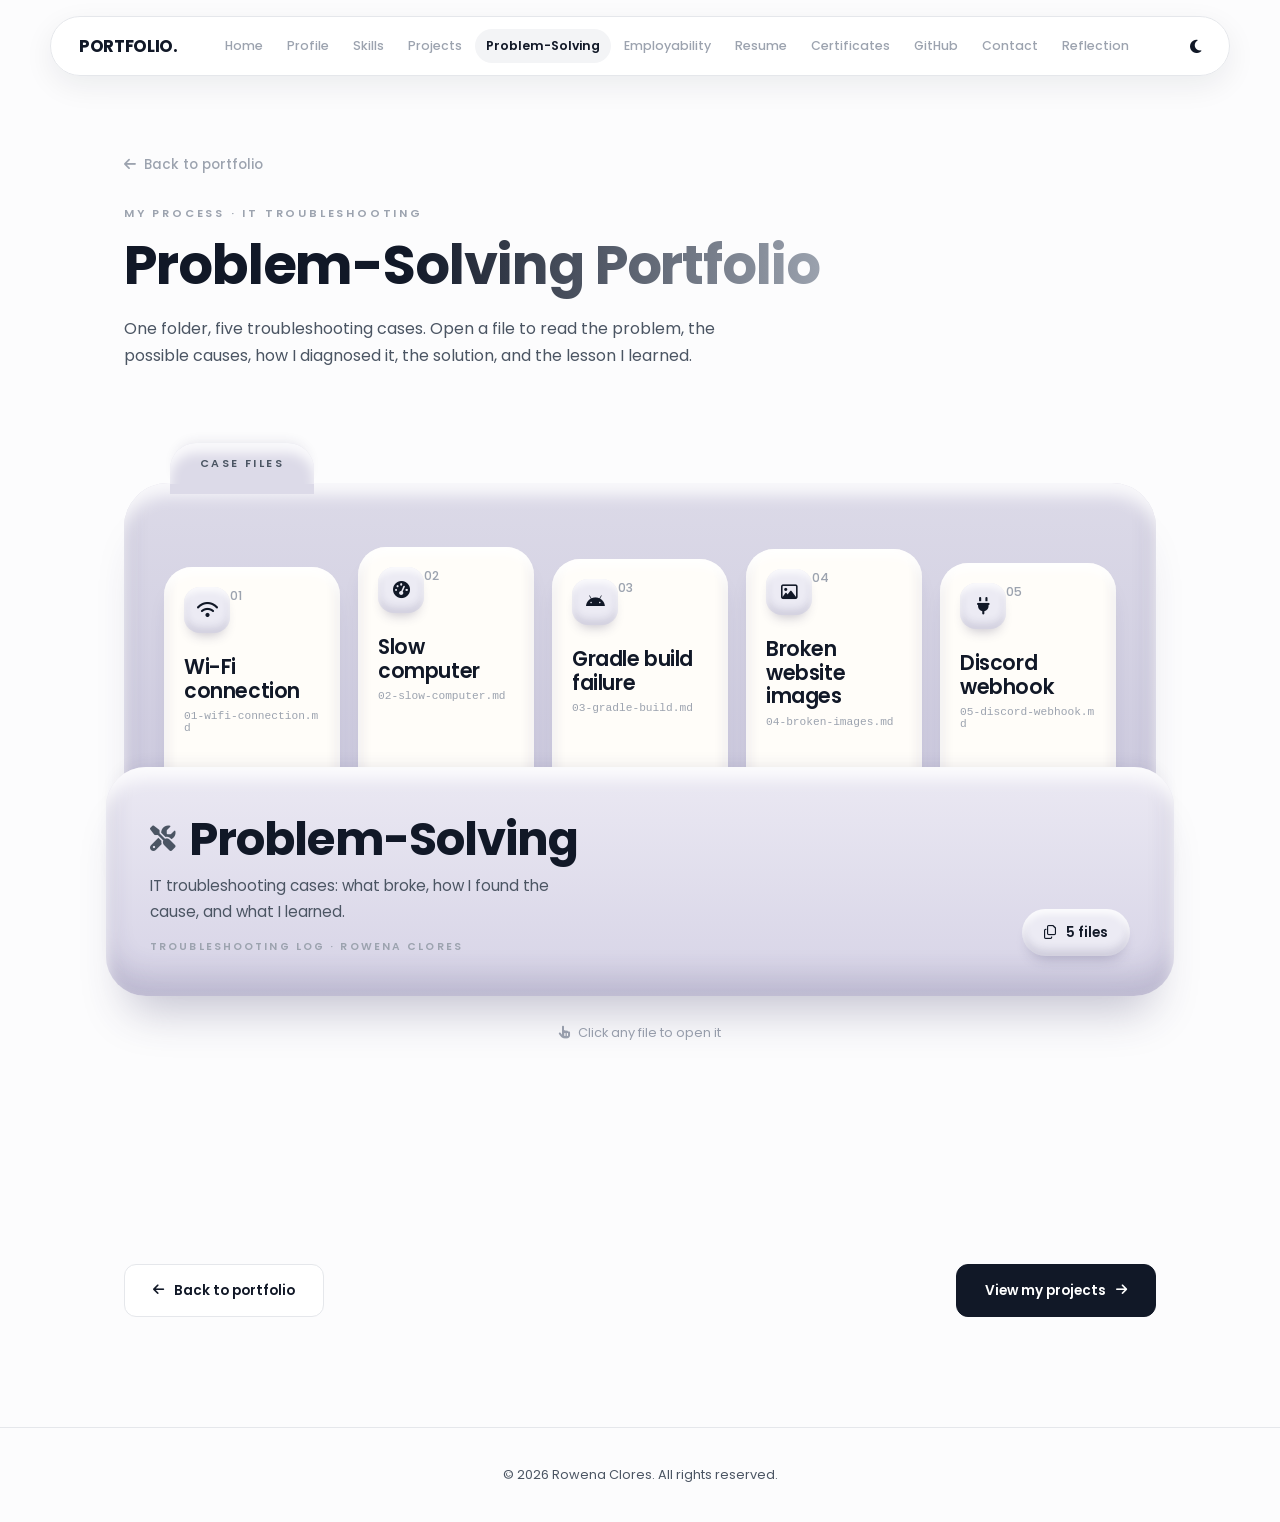
<file: problem-solving.html>
<!DOCTYPE html>
<html lang="en">
<head>
<meta charset="UTF-8">
<meta name="viewport" content="width=device-width, initial-scale=1">
<title>Problem-Solving Portfolio | Rowena Clores</title>
<link rel="preconnect" href="https://fonts.googleapis.com">
<link rel="preconnect" href="https://fonts.gstatic.com" crossorigin>
<link href="https://fonts.googleapis.com/css2?family=Poppins:wght@400;500;600;700&display=swap" rel="stylesheet">
<link rel="stylesheet" href="https://cdnjs.cloudflare.com/ajax/libs/font-awesome/6.5.1/css/all.min.css">
<style>
/* ---- site base styles (from style.css) ---- */
/* ---------- THEME ---------- */
:root {
  --bg: #fcfcfd;
  --card: #ffffff;
  --ink: #111827;
  --text: #4b5563;
  --muted: #9ca3af;
  --line: #e5e7eb;
  --tag: #f3f4f6;
  --btn-bg: #111827;
  --btn-ink: #ffffff;
  --shadow: 0 10px 30px rgba(17, 24, 39, 0.07);
  --font: "Poppins", "Segoe UI", Arial, sans-serif;
  --ease: cubic-bezier(0.22, 1, 0.36, 1);
}

[data-theme="dark"] {
  --bg: #0b0f19;
  --card: #121826;
  --ink: #f3f4f6;
  --text: #a8b0bf;
  --muted: #6b7280;
  --line: #232b3d;
  --tag: #1a2233;
  --btn-bg: #f3f4f6;
  --btn-ink: #111827;
  --shadow: 0 10px 30px rgba(0, 0, 0, 0.35);
}

*, *::before, *::after { box-sizing: border-box; margin: 0; padding: 0; }
html { scroll-behavior: smooth; scroll-padding-top: 100px; }

body {
  font-family: var(--font);
  background: var(--bg);
  color: var(--text);
  line-height: 1.7;
  transition: background 0.4s, color 0.4s;
  overflow-x: hidden;
}
body.loading { overflow: hidden; }

a { color: inherit; text-decoration: none; }
h1, h2, h3 { color: var(--ink); line-height: 1.2; letter-spacing: -0.02em; }
ul, ol { list-style: none; }
strong { color: var(--ink); font-weight: 600; }

:focus-visible { outline: 2px solid var(--ink); outline-offset: 3px; }

/* ---------- NAV ---------- */
.nav-wrap { position: fixed; top: 16px; left: 0; right: 0; z-index: 50; padding: 0 16px; pointer-events: none; }
.nav {
  pointer-events: auto;
  max-width: 1180px; margin: 0 auto;
  display: flex; align-items: center; justify-content: space-between; gap: 16px;
  padding: 10px 14px 10px 28px;
  background: color-mix(in srgb, var(--card) 85%, transparent);
  backdrop-filter: blur(14px);
  -webkit-backdrop-filter: blur(14px);
  border: 1px solid var(--line);
  border-radius: 999px;
  box-shadow: var(--shadow);
  transition: background 0.4s, border-color 0.4s;
}
.logo { font-weight: 700; font-size: 1.05rem; letter-spacing: -0.02em; color: var(--ink); white-space: nowrap; }

#menu { display: flex; gap: 2px; }
#menu a {
  padding: 6px 11px; border-radius: 999px;
  font-size: 0.78rem; font-weight: 500; color: var(--muted); white-space: nowrap;
  transition: color 0.25s, background 0.25s;
}
#menu a:hover { color: var(--ink); }
#menu a.active { color: var(--ink); font-weight: 600; background: var(--tag); }

.nav-actions { display: flex; gap: 6px; }
.icon-btn {
  width: 38px; height: 38px; border-radius: 50%;
  border: none; background: transparent; color: var(--ink);
  font-size: 0.95rem; cursor: pointer;
  transition: background 0.25s;
}
.icon-btn:hover { background: var(--tag); }
.icon-btn.spin { animation: spin 0.5s var(--ease); }
@keyframes spin { from { transform: rotate(-120deg) scale(0.7); } to { transform: none; } }
.menu-btn { display: none; }

/* ---------- SECTIONS ---------- */
section { max-width: 1080px; margin: 0 auto; padding: 110px 24px; }
.sec-head { margin-bottom: 52px; }
.sec-head.center { text-align: center; }
.label { font-size: 0.7rem; font-weight: 600; letter-spacing: 0.25em; text-transform: uppercase; color: var(--muted); }
h2 { font-size: clamp(2rem, 4.5vw, 3rem); font-weight: 700; margin-top: 6px; }
h3 { font-size: 1.1rem; font-weight: 600; }

/* ---------- BUTTONS ---------- */
.btn {
  display: inline-flex; align-items: center; justify-content: center; gap: 10px;
  padding: 14px 28px; border-radius: 12px;
  font-family: var(--font); font-size: 0.85rem; font-weight: 600;
  border: 1.5px solid var(--line); cursor: pointer;
  transition: transform 0.3s var(--ease), box-shadow 0.3s, background 0.25s, color 0.25s;
}
.btn i { font-size: 0.8rem; transition: transform 0.3s var(--ease); }
.btn:hover { transform: translateY(-2px); box-shadow: var(--shadow); }
.btn:hover i { transform: translateX(3px); }
.btn.dark { background: var(--btn-bg); color: var(--btn-ink); border-color: var(--btn-bg); }
.btn.light { background: var(--card); color: var(--ink); }
.btn.outline { background: transparent; color: var(--ink); border-color: var(--ink); text-transform: uppercase; letter-spacing: 0.1em; font-size: 0.72rem; }
.btn.outline:hover { background: var(--btn-bg); color: var(--btn-ink); }
.btn.full { width: 100%; }

/* ---------- HERO ---------- */
h1 {
  font-size: clamp(2.8rem, 7vw, 4.8rem); font-weight: 700;
  background: linear-gradient(90deg, var(--ink) 40%, var(--muted));
  -webkit-background-clip: text; background-clip: text; color: transparent;
}
.lead { max-width: 46ch; margin-top: 14px; }
.buttons { display: flex; flex-wrap: wrap; gap: 12px; margin-top: 32px; }

.chip-icon {
  flex-shrink: 0; width: 38px; height: 38px; display: inline-grid; place-items: center;
  border-radius: 10px; background: var(--btn-bg); color: var(--btn-ink); font-size: 0.85rem;
}
.chip-icon.big { width: 60px; height: 60px; border-radius: 16px; font-size: 1.5rem; }

.details { display: grid; grid-template-columns: 1fr 1fr; gap: 20px 32px; }
.details dt { font-size: 0.65rem; font-weight: 600; letter-spacing: 0.15em; text-transform: uppercase; color: var(--muted); }
.details dd { font-weight: 600; color: var(--ink); }

/* ---------- CARDS ---------- */
.cards { display: grid; gap: 22px; }
.cards.three { grid-template-columns: repeat(auto-fit, minmax(260px, 1fr)); }
.cards.four { grid-template-columns: repeat(auto-fit, minmax(220px, 1fr)); }
.thumb { aspect-ratio: 16 / 10; display: grid; place-items: center; background: linear-gradient(160deg, #1f2937, #0b0f19); }
.meta { font-size: 0.7rem; font-weight: 600; letter-spacing: 0.15em; text-transform: uppercase; color: var(--muted); margin-bottom: 4px; }
.tags { display: flex; flex-wrap: wrap; gap: 8px; margin-top: 16px; }

footer { padding: 36px 24px; text-align: center; font-size: 0.8rem; border-top: 1px solid var(--line); }

/* ---------- SCROLL REVEAL ---------- */
.js .reveal { opacity: 0; transform: translateY(26px); filter: blur(6px); transition: opacity 0.8s var(--ease), transform 0.8s var(--ease), filter 0.8s var(--ease); }
.js .reveal.show { opacity: 1; transform: none; filter: none; }

/* ---------- RESPONSIVE ---------- */
@media (max-width: 1120px) {
  .menu-btn { display: inline-block; }
  #menu {
    position: absolute; top: calc(100% + 10px); left: 0; right: 0;
    flex-direction: column; gap: 2px; padding: 12px;
    background: var(--card); border: 1px solid var(--line); border-radius: 24px; box-shadow: var(--shadow);
    opacity: 0; visibility: hidden; transform: translateY(-8px);
    transition: opacity 0.3s, transform 0.3s var(--ease), visibility 0.3s;
  }
  #menu.open { opacity: 1; visibility: visible; transform: none; }
  #menu a { padding: 10px 16px; font-size: 0.9rem; }
  .nav { position: relative; }
}

@media (max-width: 860px) {
  section { padding: 80px 20px; }
  .details { grid-template-columns: 1fr; }
}

@media (prefers-reduced-motion: reduce) {
  html { scroll-behavior: auto; }
  *, *::before, *::after { animation: none !important; transition-duration: 0.01ms !important; }
  .js .reveal { opacity: 1; transform: none; filter: none; }
}

</style>
<style>
/* ---- project page styles (from project.css) ---- */
/* Extra styles for the project detail pages (loads after style.css) */

.page .proj-hero { padding-top: 150px; padding-bottom: 40px; }
.back-link { display: inline-flex; align-items: center; gap: 8px; margin-bottom: 28px; font-size: 0.85rem; font-weight: 500; color: var(--muted); transition: color 0.25s; }
.back-link:hover { color: var(--ink); }
.proj-hero h1 { margin: 10px 0 16px; font-size: clamp(2rem, 5vw, 3.4rem); max-width: 20ch; }
.proj-hero .lead { max-width: 60ch; }

.page .block { padding-top: 56px; padding-bottom: 56px; }
.block h2 { font-size: 1.5rem; margin: 0 0 16px; }

.block-list { list-style: none; display: grid; gap: 10px; }
.block-list li { position: relative; padding-left: 22px; }
.block-list li::before { content: ""; position: absolute; left: 0; top: 0.7em; width: 8px; height: 8px; border-radius: 50%; background: var(--ink); }

.proj-nav { display: flex; flex-wrap: wrap; justify-content: space-between; gap: 12px; }

@media (max-width: 860px) {
  .page .proj-hero { padding-top: 120px; }
  .proj-nav { justify-content: center; }
}

</style>
<style>
/* ============ CLAYMORPHISM TOKENS (light + dark, same as the portfolio theme switch) ============ */
:root {
  --clay-body: #dcdae8;
  --clay-body-2: #c9c6dc;
  --clay-front-1: #ebe9f3;
  --clay-front-2: #d6d3e6;
  --clay-card: #fffdf9;
  --clay-chip: #ecebf4;
  --clay-hi: rgba(255, 255, 255, 0.85);
  --clay-lo: rgba(52, 46, 92, 0.16);
  --clay-drop: rgba(52, 46, 92, 0.28);
}
[data-theme="dark"] {
  --clay-body: #2b3253;
  --clay-body-2: #222842;
  --clay-front-1: #36406a;
  --clay-front-2: #2a3256;
  --clay-card: #172036;
  --clay-chip: #243050;
  --clay-hi: rgba(255, 255, 255, 0.12);
  --clay-lo: rgba(0, 0, 0, 0.35);
  --clay-drop: rgba(0, 0, 0, 0.55);
}

/* ============ FOLDER ============ */
.folder-wrap { --overlap: 96px; padding-top: 30px; }
.folder { position: relative; margin-top: 44px; }

.folder-back {
  position: relative;
  padding: 64px 40px 34px;
  border-radius: 44px;
  background: linear-gradient(180deg, var(--clay-body), var(--clay-body-2));
  box-shadow:
    0 40px 50px -26px var(--clay-drop),
    inset 0 12px 16px var(--clay-hi),
    inset 0 -18px 26px var(--clay-lo);
}
.folder-tab {
  position: absolute; top: -40px; left: 46px;
  padding: 12px 30px 14px; border-radius: 26px 26px 0 0;
  background: var(--clay-body);
  box-shadow: inset 0 10px 12px var(--clay-hi), 0 -6px 14px -8px var(--clay-lo);
  font-size: 0.68rem; font-weight: 600; letter-spacing: 0.22em; text-transform: uppercase; color: var(--text);
}
.folder-tab::after { /* fills the seam so tab and body read as one piece of clay */
  content: ""; position: absolute; left: 0; right: 0; bottom: -6px; height: 10px; background: var(--clay-body);
}

.cards-row { position: relative; z-index: 1; display: grid; grid-template-columns: repeat(5, 1fr); gap: 18px; align-items: start; }

.doc-card {
  position: relative; display: flex; flex-direction: column; text-align: left;
  min-height: 262px; padding: 20px 20px 24px; border: 0; border-radius: 28px;
  background: var(--clay-card); color: var(--ink); font-family: var(--font); cursor: pointer;
  box-shadow:
    0 18px 26px -14px var(--clay-drop),
    inset 0 8px 10px var(--clay-hi),
    inset 0 -10px 14px var(--clay-lo);
  transition: transform 0.45s var(--ease), box-shadow 0.35s;
}
.doc-card:nth-child(1) { margin-top: 20px; }
.doc-card:nth-child(2) { margin-top: 0; }
.doc-card:nth-child(3) { margin-top: 12px; }
.doc-card:nth-child(4) { margin-top: 2px; }
.doc-card:nth-child(5) { margin-top: 16px; }
.doc-card:hover, .doc-card:focus-visible { transform: translateY(-16px) rotate(-0.6deg); box-shadow: 0 34px 36px -16px var(--clay-drop), inset 0 8px 10px var(--clay-hi), inset 0 -10px 14px var(--clay-lo); }
.doc-card:active { transform: translateY(-8px) scale(0.985); }
.doc-card:focus-visible { outline: 3px solid var(--ink); outline-offset: 4px; }

.doc-top { display: flex; align-items: flex-start; justify-content: space-between; }
.clay-chip {
  width: 46px; height: 46px; display: grid; place-items: center; border-radius: 16px;
  background: var(--clay-chip); color: var(--ink); font-size: 1.05rem;
  box-shadow: 0 8px 12px -6px var(--clay-drop), inset 0 4px 6px var(--clay-hi), inset 0 -5px 8px var(--clay-lo);
}
.doc-num { font-size: 0.78rem; font-weight: 500; color: var(--muted); }
.doc-card h3 { margin-top: 22px; font-size: 1.28rem; line-height: 1.15; }
.doc-file { margin-top: 8px; font-family: ui-monospace, SFMono-Regular, Menlo, Consolas, monospace; font-size: 0.7rem; color: var(--muted); word-break: break-all; }
.doc-lines { margin-top: 18px; display: grid; gap: 7px; }
.doc-lines i { display: block; height: 6px; border-radius: 99px; background: var(--line); }
.doc-lines i:nth-child(2) { width: 62%; }
.doc-open { margin-top: auto; padding-top: 14px; font-size: 0.7rem; font-weight: 600; letter-spacing: 0.12em; text-transform: uppercase; color: var(--muted); display: flex; align-items: center; gap: 8px; transition: color 0.25s, gap 0.3s var(--ease); }
.doc-card:hover .doc-open, .doc-card:focus-visible .doc-open { color: var(--ink); gap: 12px; }

/* the front pocket, drawn over the lower part of the files */
.folder-front {
  position: relative; z-index: 2; pointer-events: none;
  margin: calc(var(--overlap) * -1) -18px 0;
  padding: 44px 44px 40px;
  border-radius: 40px;
  background: linear-gradient(180deg, var(--clay-front-1), var(--clay-front-2));
  box-shadow:
    0 -10px 20px -14px var(--clay-lo),
    0 36px 46px -22px var(--clay-drop),
    inset 0 12px 16px var(--clay-hi),
    inset 0 -20px 28px var(--clay-lo);
  display: flex; flex-wrap: wrap; align-items: flex-end; justify-content: space-between; gap: 18px;
}
.folder-front h2 { display: flex; align-items: center; gap: 14px; margin: 0; font-size: clamp(1.9rem, 4.4vw, 2.9rem); }
.folder-front h2 i { font-size: 0.55em; color: var(--text); }
.folder-front p { margin-top: 6px; max-width: 46ch; font-size: 0.95rem; }
.folder-front .by { margin-top: 14px; font-size: 0.66rem; font-weight: 600; letter-spacing: 0.2em; text-transform: uppercase; color: var(--muted); }
.count-pill {
  display: inline-flex; align-items: center; gap: 10px; padding: 12px 22px; border-radius: 999px;
  background: var(--clay-chip); color: var(--ink); font-size: 0.85rem; font-weight: 600;
  box-shadow: 0 10px 14px -8px var(--clay-drop), inset 0 5px 7px var(--clay-hi), inset 0 -6px 9px var(--clay-lo);
}
.folder-hint { margin-top: 26px; text-align: center; font-size: 0.8rem; color: var(--muted); }
.folder-hint i { margin-right: 8px; }

/* ============ FILE VIEWER (popup) ============ */
body.modal-open { overflow: hidden; }
.doc-modal {
  position: fixed; inset: 0; z-index: 200; display: grid; place-items: center; padding: 20px;
  background: rgba(14, 12, 30, 0.6); -webkit-backdrop-filter: blur(8px); backdrop-filter: blur(8px);
  opacity: 0; visibility: hidden; transition: opacity 0.3s, visibility 0.3s;
}
.doc-modal.open { opacity: 1; visibility: visible; }
.doc-window {
  width: min(1020px, 100%); height: min(780px, calc(100vh - 40px));
  display: grid; grid-template-columns: 250px 1fr; overflow: hidden;
  border-radius: 36px; background: var(--clay-body);
  box-shadow: 0 50px 90px -30px rgba(0, 0, 0, 0.6), inset 0 12px 16px var(--clay-hi), inset 0 -16px 24px var(--clay-lo);
  transform: translateY(18px) scale(0.97); transition: transform 0.45s var(--ease);
}
.doc-modal.open .doc-window { transform: none; }

.doc-side { padding: 26px 18px; display: flex; flex-direction: column; gap: 10px; overflow-y: auto; }
.doc-side-title { padding: 0 10px 8px; font-size: 0.66rem; font-weight: 600; letter-spacing: 0.2em; text-transform: uppercase; color: var(--muted); }
.doc-tab {
  display: flex; align-items: center; gap: 12px; width: 100%; padding: 12px 14px; border: 0; border-radius: 20px;
  background: transparent; color: var(--ink); font-family: var(--font); text-align: left; cursor: pointer;
  transition: background 0.25s, box-shadow 0.25s, transform 0.3s var(--ease);
}
.doc-tab:hover { background: color-mix(in srgb, var(--clay-card) 55%, transparent); }
.doc-tab.active {
  background: var(--clay-card);
  box-shadow: 0 10px 14px -8px var(--clay-drop), inset 0 6px 8px var(--clay-hi), inset 0 -8px 10px var(--clay-lo);
}
.doc-tab .clay-chip { width: 36px; height: 36px; border-radius: 12px; font-size: 0.85rem; flex-shrink: 0; }
.doc-tab strong { display: block; font-size: 0.85rem; line-height: 1.25; }
.doc-tab small { display: block; margin-top: 2px; font-size: 0.62rem; letter-spacing: 0.1em; text-transform: uppercase; color: var(--muted); }

.doc-main { display: flex; flex-direction: column; min-width: 0; margin: 14px 14px 14px 0; border-radius: 26px; background: var(--clay-card); box-shadow: inset 0 8px 12px var(--clay-lo), inset 0 -4px 8px var(--clay-hi); overflow: hidden; }
.doc-bar { display: flex; align-items: center; justify-content: space-between; gap: 12px; padding: 16px 22px; border-bottom: 1px solid var(--line); }
.doc-bar code { padding: 6px 14px; border-radius: 99px; background: var(--clay-chip); color: var(--ink); font-family: ui-monospace, SFMono-Regular, Menlo, Consolas, monospace; font-size: 0.78rem; }
.doc-close {
  width: 42px; height: 42px; flex-shrink: 0; display: grid; place-items: center; border: 0; border-radius: 50%; cursor: pointer;
  background: var(--clay-chip); color: var(--ink); font-size: 1rem;
  box-shadow: 0 8px 12px -6px var(--clay-drop), inset 0 4px 6px var(--clay-hi), inset 0 -5px 8px var(--clay-lo);
  transition: transform 0.3s var(--ease);
}
.doc-close:hover { transform: scale(1.08) rotate(90deg); }
.doc-body { flex: 1; overflow-y: auto; padding: 28px 30px 12px; }
.doc-foot { display: flex; justify-content: space-between; gap: 12px; padding: 14px 22px; border-top: 1px solid var(--line); }
.doc-foot button {
  display: inline-flex; align-items: center; gap: 10px; padding: 11px 20px; border: 0; border-radius: 999px; cursor: pointer;
  background: var(--clay-chip); color: var(--ink); font-family: var(--font); font-size: 0.8rem; font-weight: 600;
  box-shadow: 0 8px 12px -6px var(--clay-drop), inset 0 4px 6px var(--clay-hi), inset 0 -5px 8px var(--clay-lo);
  transition: transform 0.3s var(--ease);
}
.doc-foot button:hover { transform: translateY(-2px); }
.doc-foot button[disabled] { opacity: 0.4; pointer-events: none; }

/* case content inside the viewer */
.doc-head .meta { margin-bottom: 4px; }
.doc-head h2 { margin: 0 0 24px; font-size: clamp(1.4rem, 3vw, 1.9rem); }
.case-grid { display: grid; grid-template-columns: 1fr 1fr; gap: 26px 36px; align-items: start; padding-bottom: 18px; }
.case-grid h3 { display: flex; align-items: center; gap: 10px; margin-bottom: 10px; font-size: 0.7rem; font-weight: 600; letter-spacing: 0.15em; text-transform: uppercase; color: var(--muted); }
.case-grid h3 i { color: var(--ink); font-size: 0.85rem; }
.case-grid p, .case-grid li { font-size: 0.9rem; }
.case-grid .wide { grid-column: 1 / -1; }
.steps { display: grid; gap: 10px; counter-reset: step; }
.steps li { position: relative; padding-left: 36px; counter-increment: step; }
.steps li::before { content: counter(step); position: absolute; left: 0; top: 1px; width: 24px; height: 24px; border-radius: 50%; background: var(--clay-chip); color: var(--ink); display: grid; place-items: center; font-size: 0.72rem; font-weight: 600; box-shadow: inset 0 2px 3px var(--clay-hi), inset 0 -3px 4px var(--clay-lo); }
code { padding: 1px 7px; border-radius: 6px; background: var(--tag); color: var(--ink); font-family: ui-monospace, SFMono-Regular, Menlo, Consolas, monospace; font-size: 0.8rem; }
.lesson { padding: 18px 22px; border-radius: 20px; background: var(--clay-chip); box-shadow: inset 0 5px 7px var(--clay-hi), inset 0 -6px 9px var(--clay-lo); }
.lesson p { color: var(--ink); }

/* ============ RESPONSIVE ============ */
@media (max-width: 980px) {
  .cards-row { grid-template-columns: repeat(3, 1fr); }
  .doc-card:nth-child(n) { margin-top: 0; }
}
@media (max-width: 860px) {
  .folder-wrap { --overlap: 44px; }
  .folder-back { padding: 56px 18px 26px; border-radius: 34px; }
  .folder-tab { left: 28px; }
  .cards-row { grid-template-columns: repeat(2, 1fr); gap: 14px; }
  .doc-card { min-height: 220px; }
  .doc-card:last-child { grid-column: 1 / -1; }
  .folder-front { margin-inline: -8px; padding: 36px 24px 30px; }

  .doc-modal { padding: 10px; }
  .doc-window { grid-template-columns: 1fr; grid-template-rows: auto 1fr; height: calc(100vh - 20px); border-radius: 28px; }
  .doc-side { flex-direction: row; padding: 14px 12px 4px; gap: 8px; overflow-x: auto; overflow-y: hidden; }
  .doc-side-title { display: none; }
  .doc-tab { width: auto; flex-shrink: 0; padding: 8px 12px; }
  .doc-tab small, .doc-tab strong { display: none; }
  .doc-tab::after { content: attr(data-short); font-size: 0.78rem; font-weight: 600; white-space: nowrap; }
  .doc-main { margin: 8px; }
  .doc-body { padding: 22px 20px 8px; }
  .case-grid { grid-template-columns: 1fr; }
}
@media (max-width: 520px) {
  .cards-row { grid-template-columns: 1fr; }
  .doc-card, .doc-card:last-child { min-height: 0; grid-column: auto; }
}
</style>
<script>
  document.documentElement.classList.add("js"); /* lets the page stay visible if a script file is missing */
  /* apply saved theme before the page paints, so there is no flash */
  try { var t = localStorage.getItem("theme"); if (t) document.documentElement.setAttribute("data-theme", t); } catch (e) {}
</script>
</head>
<body class="page">

<!-- FLOATING NAV (same as the main page) -->
<header class="nav-wrap">
  <div class="nav">
    <a class="logo" href="index.html#home">PORTFOLIO.</a>
    <nav id="menu" aria-label="Main">
      <a href="index.html#home">Home</a><a href="index.html#profile">Profile</a><a href="index.html#skills">Skills</a><a href="index.html#projects">Projects</a><a href="index.html#problem-solving" class="active">Problem-Solving</a><a href="index.html#employability">Employability</a><a href="index.html#resume">Resume</a><a href="index.html#certificates">Certificates</a><a href="index.html#github">GitHub</a><a href="index.html#contact">Contact</a><a href="index.html#reflection">Reflection</a>
    </nav>
    <div class="nav-actions">
      <button class="icon-btn" id="themeBtn" aria-label="Switch light or dark mode"><i class="fa-solid fa-moon"></i></button>
      <button class="icon-btn menu-btn" id="menuBtn" aria-label="Open menu" aria-expanded="false"><i class="fa-solid fa-bars"></i></button>
    </div>
  </div>
</header>

<main>

<!-- HEADER -->
<section class="proj-hero">
  <a class="back-link reveal" href="index.html#problem-solving"><i class="fa-solid fa-arrow-left"></i> Back to portfolio</a>
  <p class="label reveal">My process &middot; IT Troubleshooting</p>
  <h1 class="reveal">Problem-Solving Portfolio</h1>
  <p class="lead reveal">One folder, five troubleshooting cases. Open a file to read the problem, the possible causes, how I diagnosed it, the solution, and the lesson I learned.</p>
</section>

<!-- THE FOLDER -->
<section class="folder-wrap">
  <div class="folder reveal">
    <div class="folder-back">
      <span class="folder-tab">Case files</span>

      <div class="cards-row">
        <button class="doc-card" type="button" data-doc="0" aria-label="Open file 01: Wi-Fi connection">
          <span class="doc-top"><span class="clay-chip"><i class="fa-solid fa-wifi"></i></span><span class="doc-num">01</span></span>
          <h3>Wi-Fi connection</h3>
          <span class="doc-file">01-wifi-connection.md</span>
          <span class="doc-lines"><i></i><i></i></span>
          <span class="doc-open">Open file <i class="fa-solid fa-arrow-right"></i></span>
        </button>
        <button class="doc-card" type="button" data-doc="1" aria-label="Open file 02: Slow computer">
          <span class="doc-top"><span class="clay-chip"><i class="fa-solid fa-gauge-high"></i></span><span class="doc-num">02</span></span>
          <h3>Slow computer</h3>
          <span class="doc-file">02-slow-computer.md</span>
          <span class="doc-lines"><i></i><i></i></span>
          <span class="doc-open">Open file <i class="fa-solid fa-arrow-right"></i></span>
        </button>
        <button class="doc-card" type="button" data-doc="2" aria-label="Open file 03: Gradle build failure">
          <span class="doc-top"><span class="clay-chip"><i class="fa-brands fa-android"></i></span><span class="doc-num">03</span></span>
          <h3>Gradle build failure</h3>
          <span class="doc-file">03-gradle-build.md</span>
          <span class="doc-lines"><i></i><i></i></span>
          <span class="doc-open">Open file <i class="fa-solid fa-arrow-right"></i></span>
        </button>
        <button class="doc-card" type="button" data-doc="3" aria-label="Open file 04: Broken website images">
          <span class="doc-top"><span class="clay-chip"><i class="fa-regular fa-image"></i></span><span class="doc-num">04</span></span>
          <h3>Broken website images</h3>
          <span class="doc-file">04-broken-images.md</span>
          <span class="doc-lines"><i></i><i></i></span>
          <span class="doc-open">Open file <i class="fa-solid fa-arrow-right"></i></span>
        </button>
        <button class="doc-card" type="button" data-doc="4" aria-label="Open file 05: Discord webhook not sending">
          <span class="doc-top"><span class="clay-chip"><i class="fa-solid fa-plug"></i></span><span class="doc-num">05</span></span>
          <h3>Discord webhook</h3>
          <span class="doc-file">05-discord-webhook.md</span>
          <span class="doc-lines"><i></i><i></i></span>
          <span class="doc-open">Open file <i class="fa-solid fa-arrow-right"></i></span>
        </button>
      </div>
    </div>

    <div class="folder-front">
      <div>
        <h2><i class="fa-solid fa-screwdriver-wrench"></i> Problem-Solving</h2>
        <p>IT troubleshooting cases: what broke, how I found the cause, and what I learned.</p>
        <p class="by">Troubleshooting log &middot; Rowena Clores</p>
      </div>
      <span class="count-pill"><i class="fa-regular fa-copy"></i> 5 files</span>
    </div>
  </div>
  <p class="folder-hint reveal"><i class="fa-solid fa-hand-pointer"></i>Click any file to open it</p>
</section>

<!-- CASE CONTENT (read by the viewer; hidden on the page) -->
<div hidden id="caseData">

  <div class="case-doc" data-file="01-wifi-connection.md" data-title="Wi-Fi connection" data-short="Wi-Fi" data-icon="fa-solid fa-wifi">
    <header class="doc-head"><p class="meta">Case 01 &middot; Networking</p><h2>Computer cannot connect to Wi-Fi</h2></header>
    <div class="case-grid">
      <div>
        <h3><i class="fa-solid fa-circle-exclamation"></i> Problem</h3>
        <p>A laptop shows &ldquo;Connected, no internet&rdquo; or cannot join the Wi-Fi network at all, while other devices in the same place work normally.</p>
      </div>
      <div>
        <h3><i class="fa-solid fa-magnifying-glass"></i> Possible causes</h3>
        <ul class="block-list">
          <li>Wi-Fi adapter disabled, or airplane mode turned on</li>
          <li>Outdated or corrupted network driver</li>
          <li>Incorrect IP configuration (wrong static IP, or no DHCP lease)</li>
          <li>Router problem (needs restart, MAC filtering, no ISP service)</li>
          <li>DNS problem (pages do not load but the connection exists)</li>
        </ul>
      </div>
      <div>
        <h3><i class="fa-solid fa-stethoscope"></i> Diagnostic procedure</h3>
        <ol class="steps">
          <li>Check that airplane mode is off and the Wi-Fi adapter is enabled. Test whether a phone works on the same network.</li>
          <li>Run <code>ipconfig /all</code> and check for a valid IP. An address starting with 169.254 means no DHCP lease was received.</li>
          <li>Ping the router (<code>ping 192.168.1.1</code>). If it replies, the local link is fine.</li>
          <li>Ping a public IP (<code>ping 8.8.8.8</code>). If it replies, the internet works.</li>
          <li>Ping a name (<code>ping google.com</code>). If the IP works but the name fails, the cause is DNS.</li>
        </ol>
      </div>
      <div>
        <h3><i class="fa-solid fa-wrench"></i> Solution</h3>
        <ol class="steps">
          <li>Re-enable the adapter and restart the router.</li>
          <li>Run <code>ipconfig /release</code>, <code>ipconfig /renew</code> and <code>ipconfig /flushdns</code>.</li>
          <li>Set the adapter to obtain IP and DNS automatically, or use DNS 8.8.8.8.</li>
          <li>Update or reinstall the driver in Device Manager if the adapter still fails.</li>
        </ol>
      </div>
      <div class="wide lesson">
        <h3><i class="fa-solid fa-lightbulb"></i> Lesson learned</h3>
        <p>Troubleshoot in layers: device, local network, internet, then DNS. The ping results tell exactly which layer is broken, so I do not waste time changing settings at random.</p>
      </div>
    </div>
  </div>

  <div class="case-doc" data-file="02-slow-computer.md" data-title="Slow computer" data-short="Slow PC" data-icon="fa-solid fa-gauge-high">
    <header class="doc-head"><p class="meta">Case 02 &middot; Hardware &amp; Operating System</p><h2>Computer runs very slowly</h2></header>
    <div class="case-grid">
      <div>
        <h3><i class="fa-solid fa-circle-exclamation"></i> Problem</h3>
        <p>A computer takes several minutes to boot, programs freeze, and the whole system lags even when only a browser is open.</p>
      </div>
      <div>
        <h3><i class="fa-solid fa-magnifying-glass"></i> Possible causes</h3>
        <ul class="block-list">
          <li>Too many startup programs</li>
          <li>Disk at 100% usage, or a failing hard drive</li>
          <li>Not enough RAM for the tasks being run</li>
          <li>Malware or background updates</li>
          <li>Low free storage space on the system drive</li>
        </ul>
      </div>
      <div>
        <h3><i class="fa-solid fa-stethoscope"></i> Diagnostic procedure</h3>
        <ol class="steps">
          <li>Open Task Manager (Ctrl + Shift + Esc) and see which resource is at 100%: CPU, memory or disk.</li>
          <li>Check the Startup tab for programs with high startup impact.</li>
          <li>Check free space on drive C:. Under about 10% free causes slowdowns.</li>
          <li>Run a full antivirus scan.</li>
          <li>Run <code>sfc /scannow</code> to check system files and check the drive health status.</li>
        </ol>
      </div>
      <div>
        <h3><i class="fa-solid fa-wrench"></i> Solution</h3>
        <ol class="steps">
          <li>Disable unneeded startup programs.</li>
          <li>Delete temporary files and uninstall unused software to free space.</li>
          <li>Remove any malware found and finish pending Windows updates.</li>
          <li>If the disk or memory remains the bottleneck, replace the hard drive with an SSD or add RAM.</li>
        </ol>
      </div>
      <div class="wide lesson">
        <h3><i class="fa-solid fa-lightbulb"></i> Lesson learned</h3>
        <p>Measure before fixing. Task Manager shows the real bottleneck, so I fix that one resource instead of reinstalling the whole system. Regular cleanup also prevents the problem from coming back.</p>
      </div>
    </div>
  </div>

  <div class="case-doc" data-file="03-gradle-build.md" data-title="Gradle build failure" data-short="Gradle" data-icon="fa-brands fa-android">
    <header class="doc-head"><p class="meta">Case 03 &middot; Software Development</p><h2>Android Studio Gradle sync or build fails</h2></header>
    <div class="case-grid">
      <div>
        <h3><i class="fa-solid fa-circle-exclamation"></i> Problem</h3>
        <p>While developing a Kotlin Android app, Android Studio reports &ldquo;Gradle sync failed&rdquo; or the build stops with errors, and the app cannot run.</p>
      </div>
      <div>
        <h3><i class="fa-solid fa-magnifying-glass"></i> Possible causes</h3>
        <ul class="block-list">
          <li>Android Gradle Plugin, Gradle and JDK versions that are not compatible</li>
          <li>A dependency that cannot be downloaded (no internet, proxy or wrong version number)</li>
          <li>Corrupted Gradle or IDE cache</li>
          <li>A syntax or import error in the code or in the <code>build.gradle</code> file</li>
          <li>Missing SDK platform or build tools</li>
        </ul>
      </div>
      <div>
        <h3><i class="fa-solid fa-stethoscope"></i> Diagnostic procedure</h3>
        <ol class="steps">
          <li>Open the Build tab and read the <strong>first</strong> error message, not the last. Later errors are usually side effects.</li>
          <li>Check whether the error mentions a dependency download, a version conflict or a Java version.</li>
          <li>Confirm internet access and that the Gradle JDK in Settings matches what the project needs.</li>
          <li>Run <code>./gradlew build --stacktrace</code> in the terminal for more detail.</li>
          <li>Check recent changes: undo the last edit to <code>build.gradle</code> and see whether the error disappears.</li>
        </ol>
      </div>
      <div>
        <h3><i class="fa-solid fa-wrench"></i> Solution</h3>
        <ol class="steps">
          <li>Fix the specific cause: align the plugin, Gradle and JDK versions, correct the dependency version, or install the missing SDK component.</li>
          <li>Run <strong>Build &rarr; Clean Project</strong>, then sync again.</li>
          <li>If the cache is corrupted, use <strong>File &rarr; Invalidate Caches / Restart</strong>.</li>
        </ol>
      </div>
      <div class="wide lesson">
        <h3><i class="fa-solid fa-lightbulb"></i> Lesson learned</h3>
        <p>Read the first error and change one thing at a time. Committing working code to Git before upgrading versions lets me roll back quickly when an upgrade breaks the build.</p>
      </div>
    </div>
  </div>

  <div class="case-doc" data-file="04-broken-images.md" data-title="Broken website images" data-short="Images" data-icon="fa-regular fa-image">
    <header class="doc-head"><p class="meta">Case 04 &middot; Web Development</p><h2>Images and styles do not load on my website</h2></header>
    <div class="case-grid">
      <div>
        <h3><i class="fa-solid fa-circle-exclamation"></i> Problem</h3>
        <p>A web page works on my computer, but after uploading it online the photos show as broken icons, or the page appears without its styling.</p>
      </div>
      <div>
        <h3><i class="fa-solid fa-magnifying-glass"></i> Possible causes</h3>
        <ul class="block-list">
          <li>Wrong file path, or the file was not uploaded</li>
          <li>File name case mismatch (<code>Hero.jpg</code> vs <code>hero.jpg</code>)</li>
          <li>Wrong or missing file extension (<code>.jpg</code> vs <code>.jpeg</code>)</li>
          <li>Browser cache showing an old version</li>
          <li>A typo in the <code>link</code> or <code>script</code> tag</li>
        </ul>
      </div>
      <div>
        <h3><i class="fa-solid fa-stethoscope"></i> Diagnostic procedure</h3>
        <ol class="steps">
          <li>Open browser DevTools (F12) and go to the Network tab, then reload the page.</li>
          <li>Look for red entries with status <strong>404</strong>. They list exactly which files are missing.</li>
          <li>Compare each failing path with the real file name in the project folder, letter by letter.</li>
          <li>Check that the file exists in the repository or hosting folder.</li>
          <li>Try a hard refresh (Ctrl + Shift + R) to rule out the cache.</li>
        </ol>
      </div>
      <div>
        <h3><i class="fa-solid fa-wrench"></i> Solution</h3>
        <ol class="steps">
          <li>Rename files and fix the paths so they match exactly, using lowercase names with no spaces.</li>
          <li>Upload any missing files and commit them to GitHub.</li>
          <li>Hard refresh and re-check the Network tab until no 404 remains.</li>
        </ol>
      </div>
      <div class="wide lesson">
        <h3><i class="fa-solid fa-lightbulb"></i> Lesson learned</h3>
        <p>Windows ignores letter case in file names, but most web servers do not. I now use consistent lowercase file names and always check the Network tab first, since it names the exact problem.</p>
      </div>
    </div>
  </div>

  <div class="case-doc" data-file="05-discord-webhook.md" data-title="Discord webhook" data-short="Webhook" data-icon="fa-solid fa-plug">
    <header class="doc-head"><p class="meta">Case 05 &middot; Application &amp; API Integration</p><h2>Discord webhook messages are not being sent from the app</h2></header>
    <div class="case-grid">
      <div>
        <h3><i class="fa-solid fa-circle-exclamation"></i> Problem</h3>
        <p>An Android app that sends records to a Discord channel through a webhook runs without crashing, but no message ever appears in Discord.</p>
      </div>
      <div>
        <h3><i class="fa-solid fa-magnifying-glass"></i> Possible causes</h3>
        <ul class="block-list">
          <li>Missing <code>INTERNET</code> permission in <code>AndroidManifest.xml</code></li>
          <li>Network call run on the main thread, or its error silently ignored</li>
          <li>Webhook URL deleted, copied incorrectly or regenerated</li>
          <li>Invalid JSON payload (HTTP 400) or rate limit reached (HTTP 429)</li>
          <li>The phone has no internet connection</li>
        </ul>
      </div>
      <div>
        <h3><i class="fa-solid fa-stethoscope"></i> Diagnostic procedure</h3>
        <ol class="steps">
          <li>Test the webhook outside the app with Postman or <code>curl</code>. If the message appears, the webhook is fine and the bug is in the app.</li>
          <li>Log the HTTP response code and body in Logcat. 404 means a wrong or deleted URL, 400 means bad JSON, 429 means too many requests.</li>
          <li>Check Logcat for <code>NetworkOnMainThreadException</code> or <code>SecurityException</code>.</li>
          <li>Confirm the manifest contains the internet permission and that the device is online.</li>
        </ol>
      </div>
      <div>
        <h3><i class="fa-solid fa-wrench"></i> Solution</h3>
        <ol class="steps">
          <li>Add <code>&lt;uses-permission android:name="android.permission.INTERNET" /&gt;</code> to the manifest.</li>
          <li>Move the request into a coroutine on <code>Dispatchers.IO</code> and wrap it in try/catch with logging.</li>
          <li>Regenerate the webhook URL if needed and correct the JSON fields.</li>
          <li>Wait and retry when the response is 429.</li>
        </ol>
      </div>
      <div class="wide lesson">
        <h3><i class="fa-solid fa-lightbulb"></i> Lesson learned</h3>
        <p>Never let network errors fail silently: logging the response code turns a mystery into a one-line answer. Also, a webhook URL works like a password, so it should not be shared publicly or committed to GitHub.</p>
      </div>
    </div>
  </div>

</div>

<!-- NAV -->
<section>
  <nav class="proj-nav reveal" aria-label="Page navigation">
    <a class="btn light" href="index.html#problem-solving"><i class="fa-solid fa-arrow-left"></i> Back to portfolio</a>
    <a class="btn dark" href="index.html#projects">View my projects <i class="fa-solid fa-arrow-right"></i></a>
  </nav>
</section>

</main>

<footer>
  <p>&copy; 2026 Rowena Clores. All rights reserved.</p>
</footer>

<!-- FILE VIEWER -->
<div class="doc-modal" id="docModal" role="dialog" aria-modal="true" aria-label="Case file" aria-hidden="true">
  <div class="doc-window">
    <aside class="doc-side" id="docSide" aria-label="Files in folder"></aside>
    <div class="doc-main">
      <div class="doc-bar">
        <code id="docName"></code>
        <button class="doc-close" id="docClose" type="button" aria-label="Close file"><i class="fa-solid fa-xmark"></i></button>
      </div>
      <div class="doc-body" id="docBody" tabindex="0"></div>
      <div class="doc-foot">
        <button type="button" id="docPrev"><i class="fa-solid fa-arrow-left"></i> Previous</button>
        <button type="button" id="docNext">Next <i class="fa-solid fa-arrow-right"></i></button>
      </div>
    </div>
  </div>
</div>

<script>
/* Shared behavior for the project pages: theme, mobile menu, reveal on scroll */

/* ---------- LIGHT / DARK MODE ---------- */
const themeBtn = document.getElementById("themeBtn");
const root = document.documentElement;

function setIcon() {
  const dark = root.getAttribute("data-theme") === "dark";
  themeBtn.innerHTML = dark ? '<i class="fa-solid fa-sun"></i>' : '<i class="fa-solid fa-moon"></i>';
}
setIcon();

themeBtn.addEventListener("click", () => {
  const next = root.getAttribute("data-theme") === "dark" ? "light" : "dark";
  root.setAttribute("data-theme", next);
  try { localStorage.setItem("theme", next); } catch (e) {}
  setIcon();
  themeBtn.classList.remove("spin");
  void themeBtn.offsetWidth;
  themeBtn.classList.add("spin");
});

/* ---------- MOBILE MENU ---------- */
const menu = document.getElementById("menu");
const menuBtn = document.getElementById("menuBtn");

menuBtn.addEventListener("click", () => {
  const open = menu.classList.toggle("open");
  menuBtn.setAttribute("aria-expanded", open);
  menuBtn.innerHTML = open ? '<i class="fa-solid fa-xmark"></i>' : '<i class="fa-solid fa-bars"></i>';
});

/* ---------- SCROLL REVEAL ---------- */
const revealObserver = new IntersectionObserver((entries) => {
  entries.forEach((entry) => {
    if (entry.isIntersecting) {
      const el = entry.target;
      el.classList.add("show");
      revealObserver.unobserve(el);
      setTimeout(() => { el.style.transitionDelay = ""; }, 1200);
    }
  });
}, { threshold: 0.1, rootMargin: "0px 0px -40px 0px" });

document.querySelectorAll(".reveal").forEach((el) => {
  const siblings = el.parentElement.querySelectorAll(":scope > .reveal");
  const pos = Array.prototype.indexOf.call(siblings, el);
  el.style.transitionDelay = Math.min(pos, 4) * 90 + "ms";
  revealObserver.observe(el);
});

/* safety: never leave content hidden if the scroll observer does not fire */
setTimeout(function(){document.querySelectorAll('.reveal').forEach(function(e){e.classList.add('show');});},2500);
</script>
<script>
/* Click a file in the folder to read the case in a popup */
(function () {
  const modal = document.getElementById("docModal");
  const side = document.getElementById("docSide");
  const body = document.getElementById("docBody");
  const nameEl = document.getElementById("docName");
  const closeBtn = document.getElementById("docClose");
  const prevBtn = document.getElementById("docPrev");
  const nextBtn = document.getElementById("docNext");
  const docs = Array.from(document.querySelectorAll("#caseData .case-doc"));
  let current = 0, lastFocus = null;

  /* build the file list on the left from the case data */
  const heading = document.createElement("p");
  heading.className = "doc-side-title";
  heading.textContent = "Case files";
  side.appendChild(heading);
  const tabs = docs.map((d, i) => {
    const b = document.createElement("button");
    b.type = "button";
    b.className = "doc-tab";
    b.dataset.short = d.dataset.short;
    b.innerHTML = '<span class="clay-chip"><i class="' + d.dataset.icon + '"></i></span><span><strong>' + d.dataset.title + '</strong><small>File 0' + (i + 1) + ' · MD</small></span>';
    b.addEventListener("click", () => show(i));
    side.appendChild(b);
    return b;
  });

  function show(i) {
    current = i;
    body.innerHTML = docs[i].innerHTML;
    body.scrollTop = 0;
    nameEl.textContent = docs[i].dataset.file;
    tabs.forEach((t, k) => { t.classList.toggle("active", k === i); if (k === i) t.setAttribute("aria-current", "true"); else t.removeAttribute("aria-current"); });
    prevBtn.disabled = i === 0;
    nextBtn.disabled = i === docs.length - 1;
  }

  function openModal(i, trigger) {
    show(i);
    lastFocus = trigger || null;
    modal.classList.add("open");
    modal.setAttribute("aria-hidden", "false");
    document.body.classList.add("modal-open");
    closeBtn.focus();
  }

  function closeModal() {
    modal.classList.remove("open");
    modal.setAttribute("aria-hidden", "true");
    document.body.classList.remove("modal-open");
    if (lastFocus) lastFocus.focus();
  }

  document.querySelectorAll(".doc-card").forEach((c) => {
    c.addEventListener("click", () => openModal(Number(c.dataset.doc), c));
  });
  closeBtn.addEventListener("click", closeModal);
  prevBtn.addEventListener("click", () => { if (current > 0) show(current - 1); });
  nextBtn.addEventListener("click", () => { if (current < docs.length - 1) show(current + 1); });
  modal.addEventListener("click", (e) => { if (e.target === modal) closeModal(); });
  document.addEventListener("keydown", (e) => {
    if (!modal.classList.contains("open")) return;
    if (e.key === "Escape") closeModal();
    else if (e.key === "ArrowRight" && current < docs.length - 1) show(current + 1);
    else if (e.key === "ArrowLeft" && current > 0) show(current - 1);
  });
})();
</script>
</body>
</html>
</file>
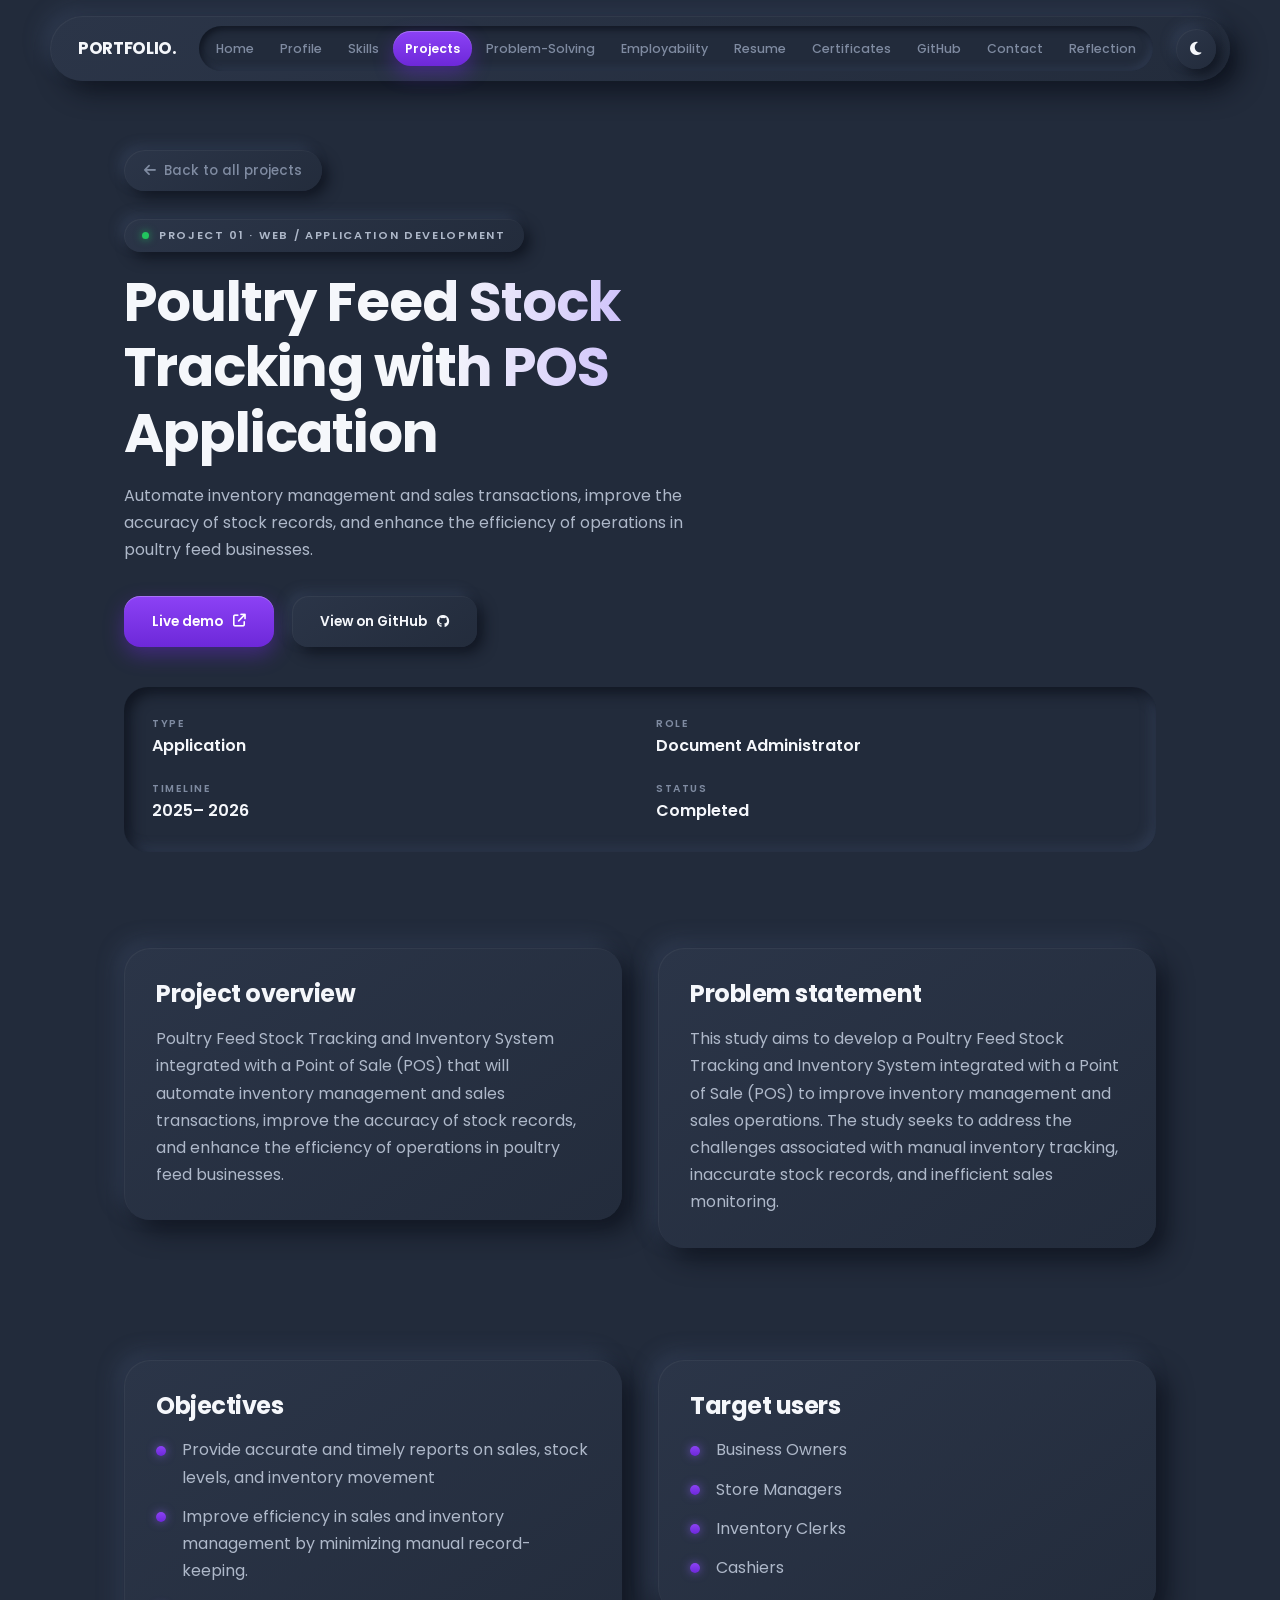
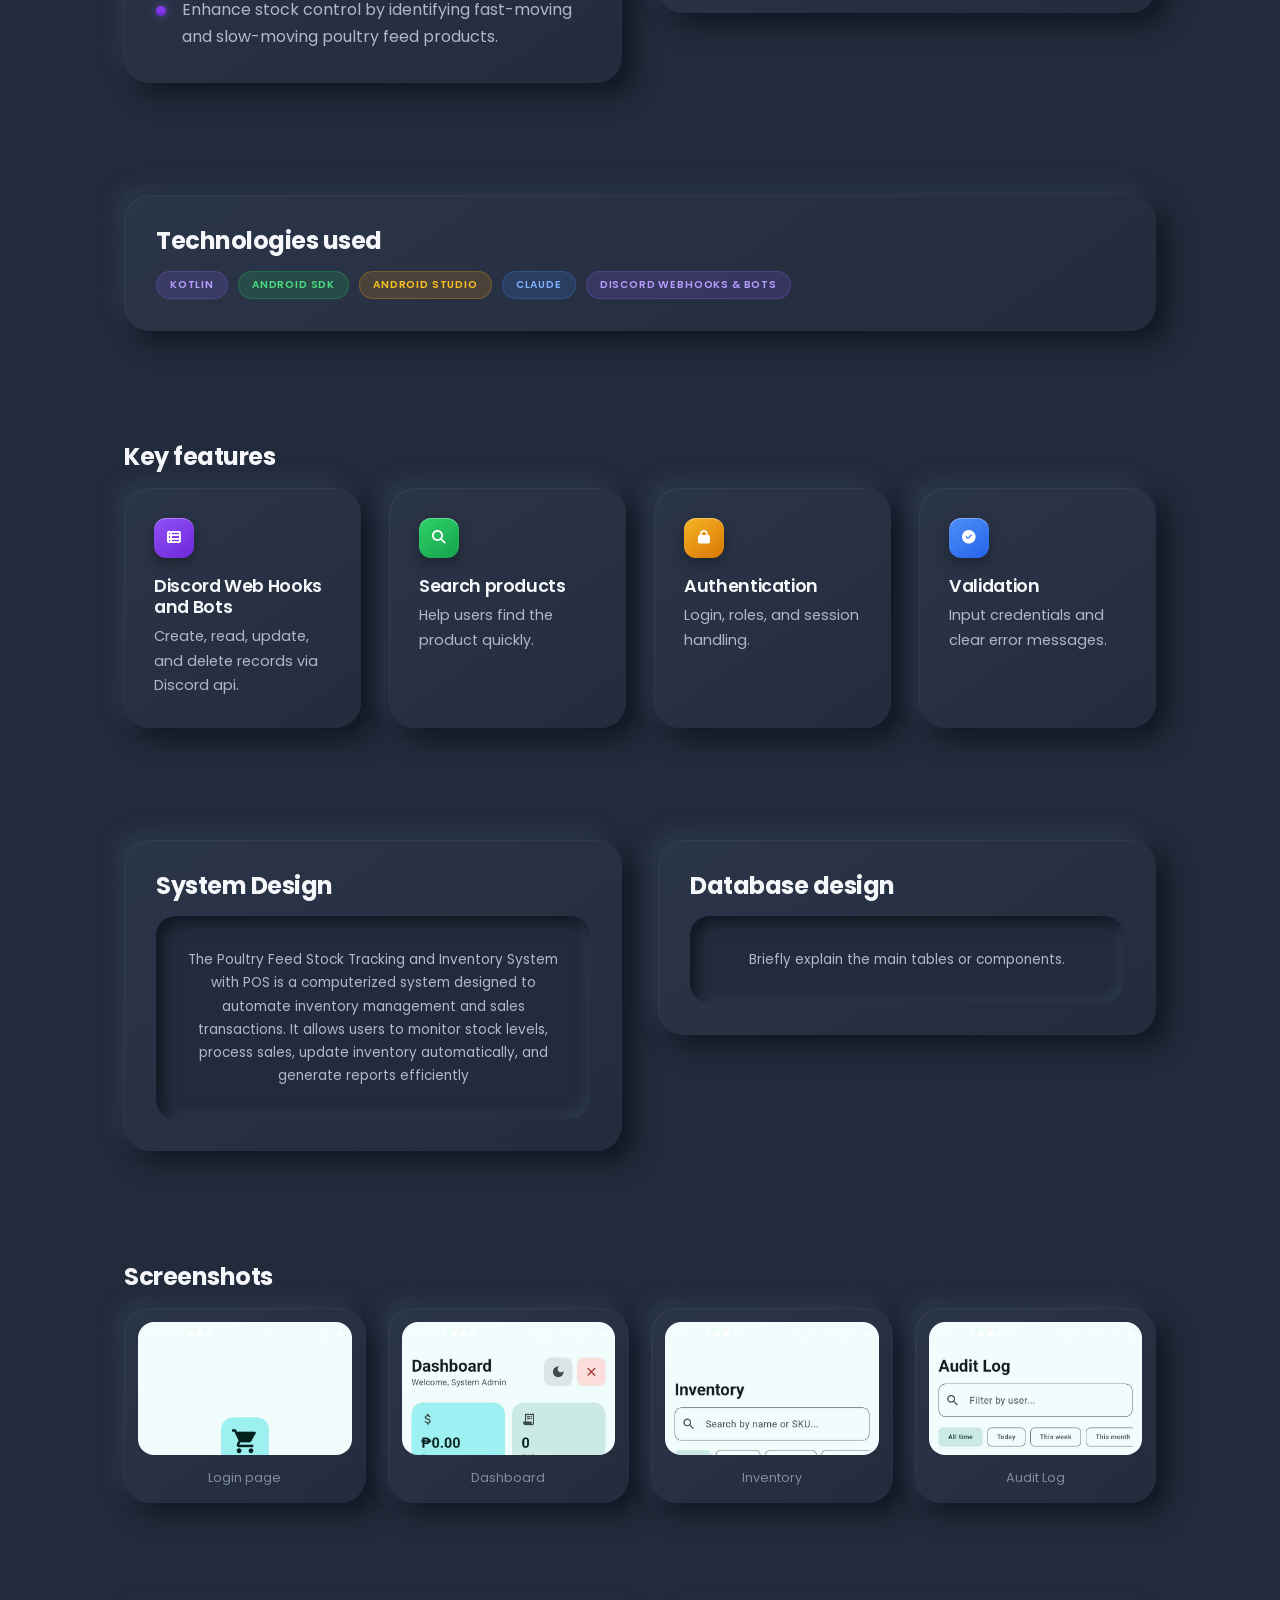
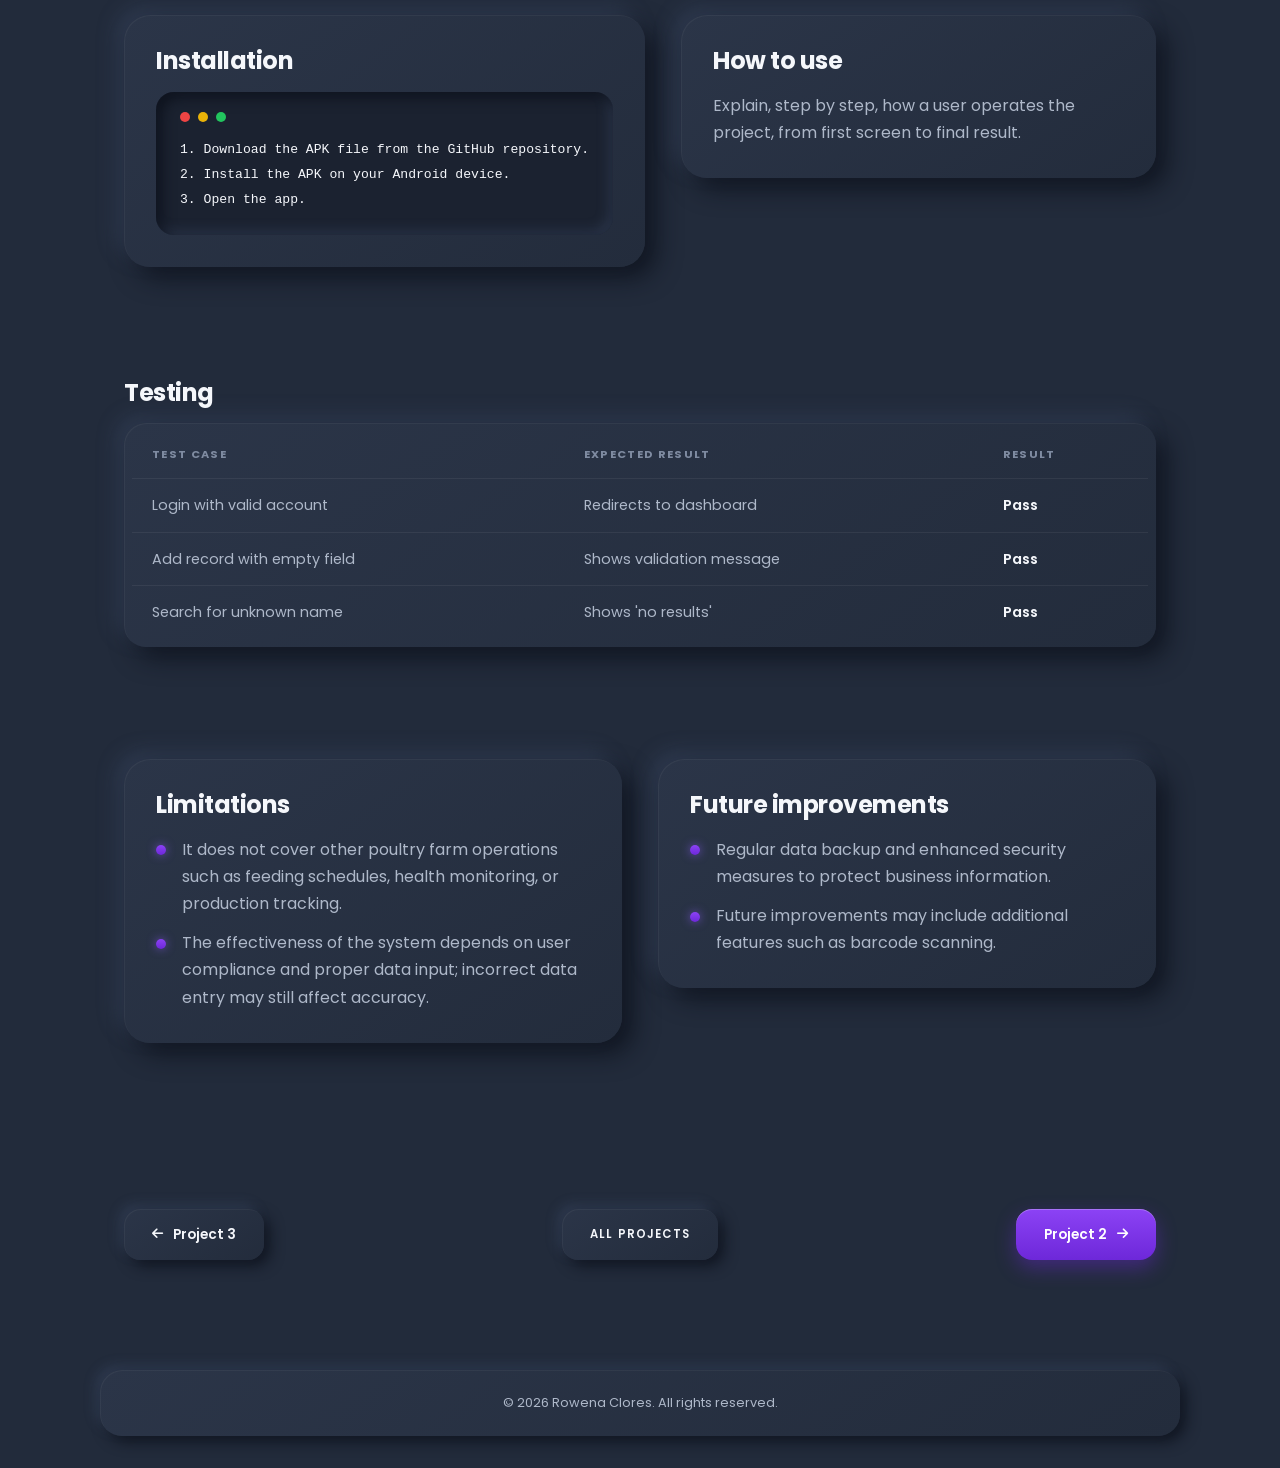
<file: project1.html>
<!DOCTYPE html>
<html lang="en">
<head>
<meta charset="UTF-8">
<meta name="viewport" content="width=device-width, initial-scale=1">
<title>Poultry Feed Stock Tracking with POS Application | Rowena Clores</title>
<link rel="preconnect" href="https://fonts.googleapis.com">
<link rel="preconnect" href="https://fonts.gstatic.com" crossorigin>
<link href="https://fonts.googleapis.com/css2?family=Poppins:wght@400;500;600;700&display=swap" rel="stylesheet">
<link rel="stylesheet" href="https://cdnjs.cloudflare.com/ajax/libs/font-awesome/6.5.1/css/all.min.css">
<link rel="stylesheet" href="style.css">
<link rel="stylesheet" href="project.css">
<script>
  document.documentElement.classList.add("js"); /* lets the page stay visible if a script file is missing */
  /* apply saved theme before the page paints, so there is no flash */
  try { var t = localStorage.getItem("theme"); if (t) document.documentElement.setAttribute("data-theme", t); } catch (e) {}
</script>
</head>
<body class="page">

<!-- FLOATING NAV (same as the main page) -->
<header class="nav-wrap">
  <div class="nav">
    <a class="logo" href="index.html#home">PORTFOLIO.</a>
    <nav id="menu" aria-label="Main">
      <a href="index.html#home">Home</a><a href="index.html#profile">Profile</a><a href="index.html#skills">Skills</a><a href="index.html#projects" class="active">Projects</a><a href="index.html#problem-solving">Problem-Solving</a><a href="index.html#employability">Employability</a><a href="index.html#resume">Resume</a><a href="index.html#certificates">Certificates</a><a href="index.html#github">GitHub</a><a href="index.html#contact">Contact</a><a href="index.html#reflection">Reflection</a>
    </nav>
    <div class="nav-actions">
      <button class="icon-btn" id="themeBtn" aria-label="Switch light or dark mode"><i class="fa-solid fa-moon"></i></button>
      <button class="icon-btn menu-btn" id="menuBtn" aria-label="Open menu" aria-expanded="false"><i class="fa-solid fa-bars"></i></button>
    </div>
  </div>
</header>

<main>

<!-- PROJECT HEADER -->
<section class="proj-hero">
  <a class="back-link reveal" href="index.html#projects"><i class="fa-solid fa-arrow-left"></i> Back to all projects</a>
  <p class="label reveal">Project 01 &middot; Web / Application Development</p>
  <h1 class="reveal">Poultry Feed Stock Tracking with POS Application</h1>
  <p class="lead reveal">Automate inventory management and sales transactions, improve the accuracy of stock records, and enhance the efficiency of operations in poultry feed businesses.</p>
  <div class="buttons reveal">
    <a class="btn dark" href="https://github.com/edselvillanueva980/Project-POS/" target="_blank" rel="noopener">Live demo <i class="fa-solid fa-arrow-up-right-from-square"></i></a>
    <a class="btn light" href="https://github.com/edselvillanueva980/Project-POS/" target="_blank" rel="noopener">View on GitHub <i class="fa-brands fa-github"></i></a>
  </div>
  <dl class="details proj-meta reveal"><div><dt>Type</dt><dd>Application</dd></div><div><dt>Role</dt><dd>Document Administrator</dd></div><div><dt>Timeline</dt><dd>2025–  2026</dd></div><div><dt>Status</dt><dd>Completed</dd></div></dl>
</section>

<!-- OVERVIEW + PROBLEM -->
<section class="block">
  <div class="two-up">
    <div class="reveal">
      <h2>Project overview</h2>
      <p>Poultry Feed Stock Tracking and Inventory System integrated with a Point of Sale (POS) that will automate inventory management and sales transactions, improve the accuracy of stock records, and enhance the efficiency of operations in poultry feed businesses.</p>
    </div>
    <div class="reveal">
      <h2>Problem statement</h2>
      <p>This study aims to develop a Poultry Feed Stock Tracking and Inventory System integrated with a Point of Sale (POS) to improve inventory management and sales operations. The study seeks to address the challenges associated with manual inventory tracking, inaccurate stock records, and inefficient sales monitoring.</p>
    </div>
  </div>
</section>

<!-- OBJECTIVES + USERS -->
<section class="block">
  <div class="two-up">
    <div class="reveal">
      <h2>Objectives</h2>
      <ul class="block-list">
        <li>Provide accurate and timely reports on sales, stock levels, and inventory movement</li>
        <li>Improve efficiency in sales and inventory management by minimizing manual record-keeping.</li>
        <li>Enhance stock control by identifying fast-moving and slow-moving poultry feed products.</li>
      </ul>
    </div>
    <div class="reveal">
      <h2>Target users</h2>
      <ul class="block-list">
        <li>Business Owners</li>
        <li>Store Managers</li>
        <li>Inventory Clerks</li>
        <li>Cashiers</li>
      </ul>
    </div>
  </div>
</section>

<!-- TECHNOLOGIES -->
<section class="block">
  <div class="reveal">
    <h2>Technologies used</h2>
    <ul class="tags"><li>kotlin</li><li>Android SDK</li><li>Android Studio</li><li>Claude</li><li> Discord Webhooks & Bots</li></ul>
  </div>
</section>

<!-- FEATURES -->
<section class="block">
  <h2 class="reveal">Key features</h2>
  <div class="cards four"><article class="info-card reveal"><span class="chip-icon"><i class="fa-solid fa-table-list"></i></span><h3>Discord Web Hooks and Bots</h3><p>Create, read, update, and delete records via Discord api.</p></article><article class="info-card reveal"><span class="chip-icon"><i class="fa-solid fa-magnifying-glass"></i></span><h3>Search products</h3><p>Help users find the product quickly.</p></article><article class="info-card reveal"><span class="chip-icon"><i class="fa-solid fa-lock"></i></span><h3>Authentication</h3><p>Login, roles, and session handling.</p></article><article class="info-card reveal"><span class="chip-icon"><i class="fa-solid fa-circle-check"></i></span><h3>Validation</h3><p>Input credentials and clear error messages.</p></article></div>
</section>

<!-- ARCHITECTURE / DESIGN -->
<section class="block">
  <div class="two-up">
    <div class="reveal">
      <h2>System Design</h2>
      <div class="diagram">The Poultry Feed Stock Tracking and Inventory System with POS is a computerized system designed to automate inventory management and sales transactions. It allows users to monitor stock levels, process sales, update inventory automatically, and generate reports efficiently</div>
    </div>
    <div class="reveal">
      <h2>Database design</h2>
      <div class="diagram">Briefly explain the main tables or components.</div>
    </div>
  </div>
</section>

<!-- SCREENSHOTS -->
<section class="block">
  <h2 class="reveal">Screenshots</h2>
  <div class="shots">
  <figure class="reveal"><div class="thumb"><a class="shot-open" href="login_POS.jpg"><img src="login_POS.jpg" alt="Login screen with username and password fields"></a></div><figcaption>Login page</figcaption></figure>
  <figure class="reveal"><div class="thumb"><a class="shot-open" href="dashboard_POS.jpg"><img src="dashboard_POS.jpg" alt="Dashboard with revenue, orders, low stock and out of stock totals"></a></div><figcaption>Dashboard</figcaption></figure>
  <figure class="reveal"><div class="thumb"><a class="shot-open" href="invent_POS.jpg"><img src="invent_POS.jpg" alt="Inventory list with search, stock filters and product details"></a></div><figcaption>Inventory</figcaption></figure>
  <figure class="reveal"><div class="thumb"><a class="shot-open" href="audit_POS.jpg"><img src="audit_POS.jpg" alt="Audit log showing login, logout and edit events"></a></div><figcaption>Audit Log</figcaption></figure>
</div>
</section>

<!-- INSTALLATION + USAGE -->
<section class="block">
  <div class="two-up">
    <div class="reveal">
      <h2>Installation</h2>
      <pre class="code-box">
1. Download the APK file from the GitHub repository.
2. Install the APK on your Android device.
3. Open the app.</pre>
    </div>
    <div class="reveal">
      <h2>How to use</h2>
      <p>Explain, step by step, how a user operates the project, from first screen to final result.</p>
    </div>
  </div>
</section>

<!-- TESTING -->
<section class="block">
  <h2 class="reveal">Testing</h2>
  <div class="table-wrap reveal">
    <table class="test-table">
      <thead><tr><th>Test case</th><th>Expected result</th><th>Result</th></tr></thead>
      <tbody><tr><td>Login with valid account</td><td>Redirects to dashboard</td><td>Pass</td></tr><tr><td>Add record with empty field</td><td>Shows validation message</td><td>Pass</td></tr><tr><td>Search for unknown name</td><td>Shows 'no results'</td><td>Pass</td></tr></tbody>
    </table>
  </div>
</section>

<!-- LIMITATIONS + FUTURE -->
<section class="block">
  <div class="two-up">
    <div class="reveal">
      <h2>Limitations</h2>
      <ul class="block-list"><li>It does not cover other poultry farm operations such as feeding schedules, health monitoring, or production tracking.</li>
        <li>The effectiveness of the system depends on user compliance and proper data input; incorrect data entry may still affect accuracy.</li></ul>
    </div>
    <div class="reveal">
      <h2>Future improvements</h2>
      <ul class="block-list"><li>Regular data backup and enhanced security measures to protect business information.</li>
        <li>Future improvements may include additional features such as barcode scanning.</li></ul>
    </div>
  </div>
</section>

<!-- PREV / NEXT -->
<section>
  <nav class="proj-nav reveal" aria-label="Other projects">
    <a class="btn light" href="project3.html"><i class="fa-solid fa-arrow-left"></i> Project 3</a>
    <a class="btn outline" href="index.html#projects">All projects</a>
    <a class="btn dark" href="project2.html">Project 2 <i class="fa-solid fa-arrow-right"></i></a>
  </nav>
</section>

</main>

<footer>
  <p>&copy; 2026 Rowena Clores. All rights reserved.</p>
</footer>

<script src="project.js" onerror="document.documentElement.classList.remove('js')"></script>
</body>
</html>
</file>
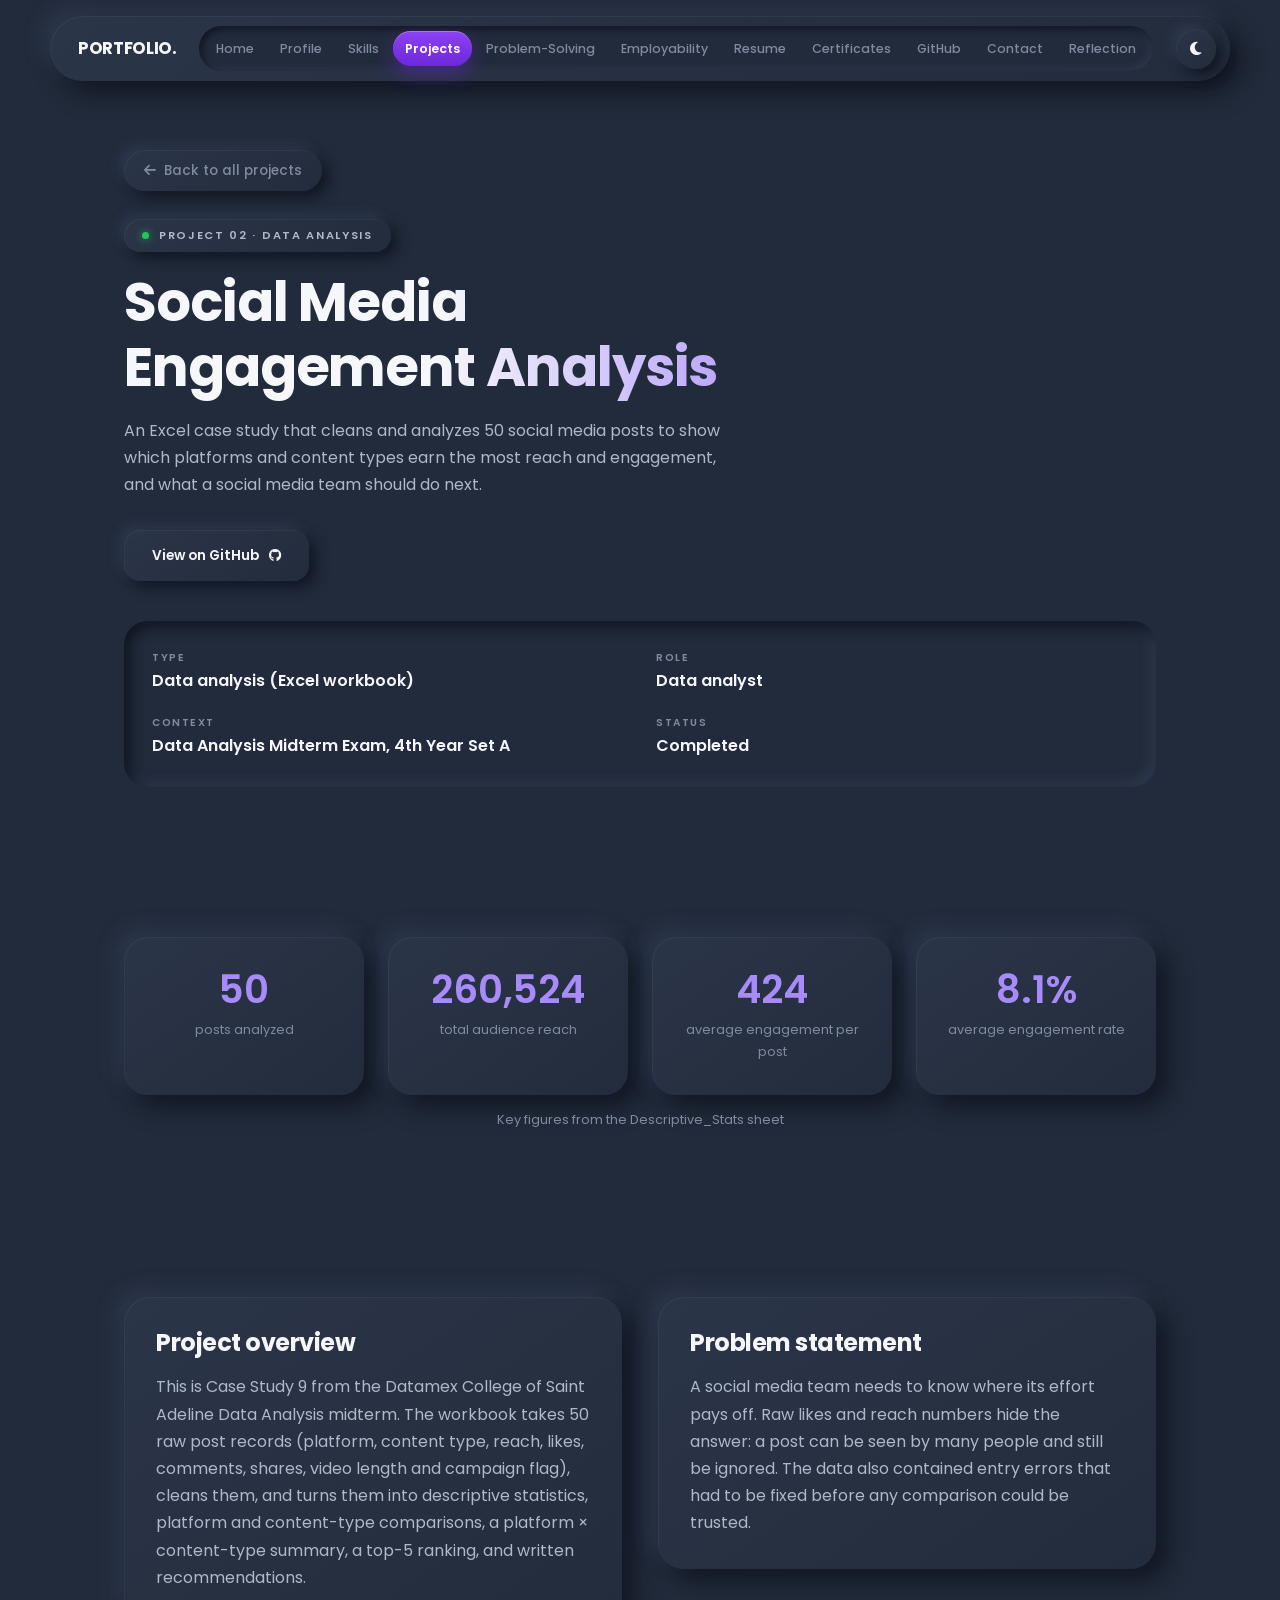
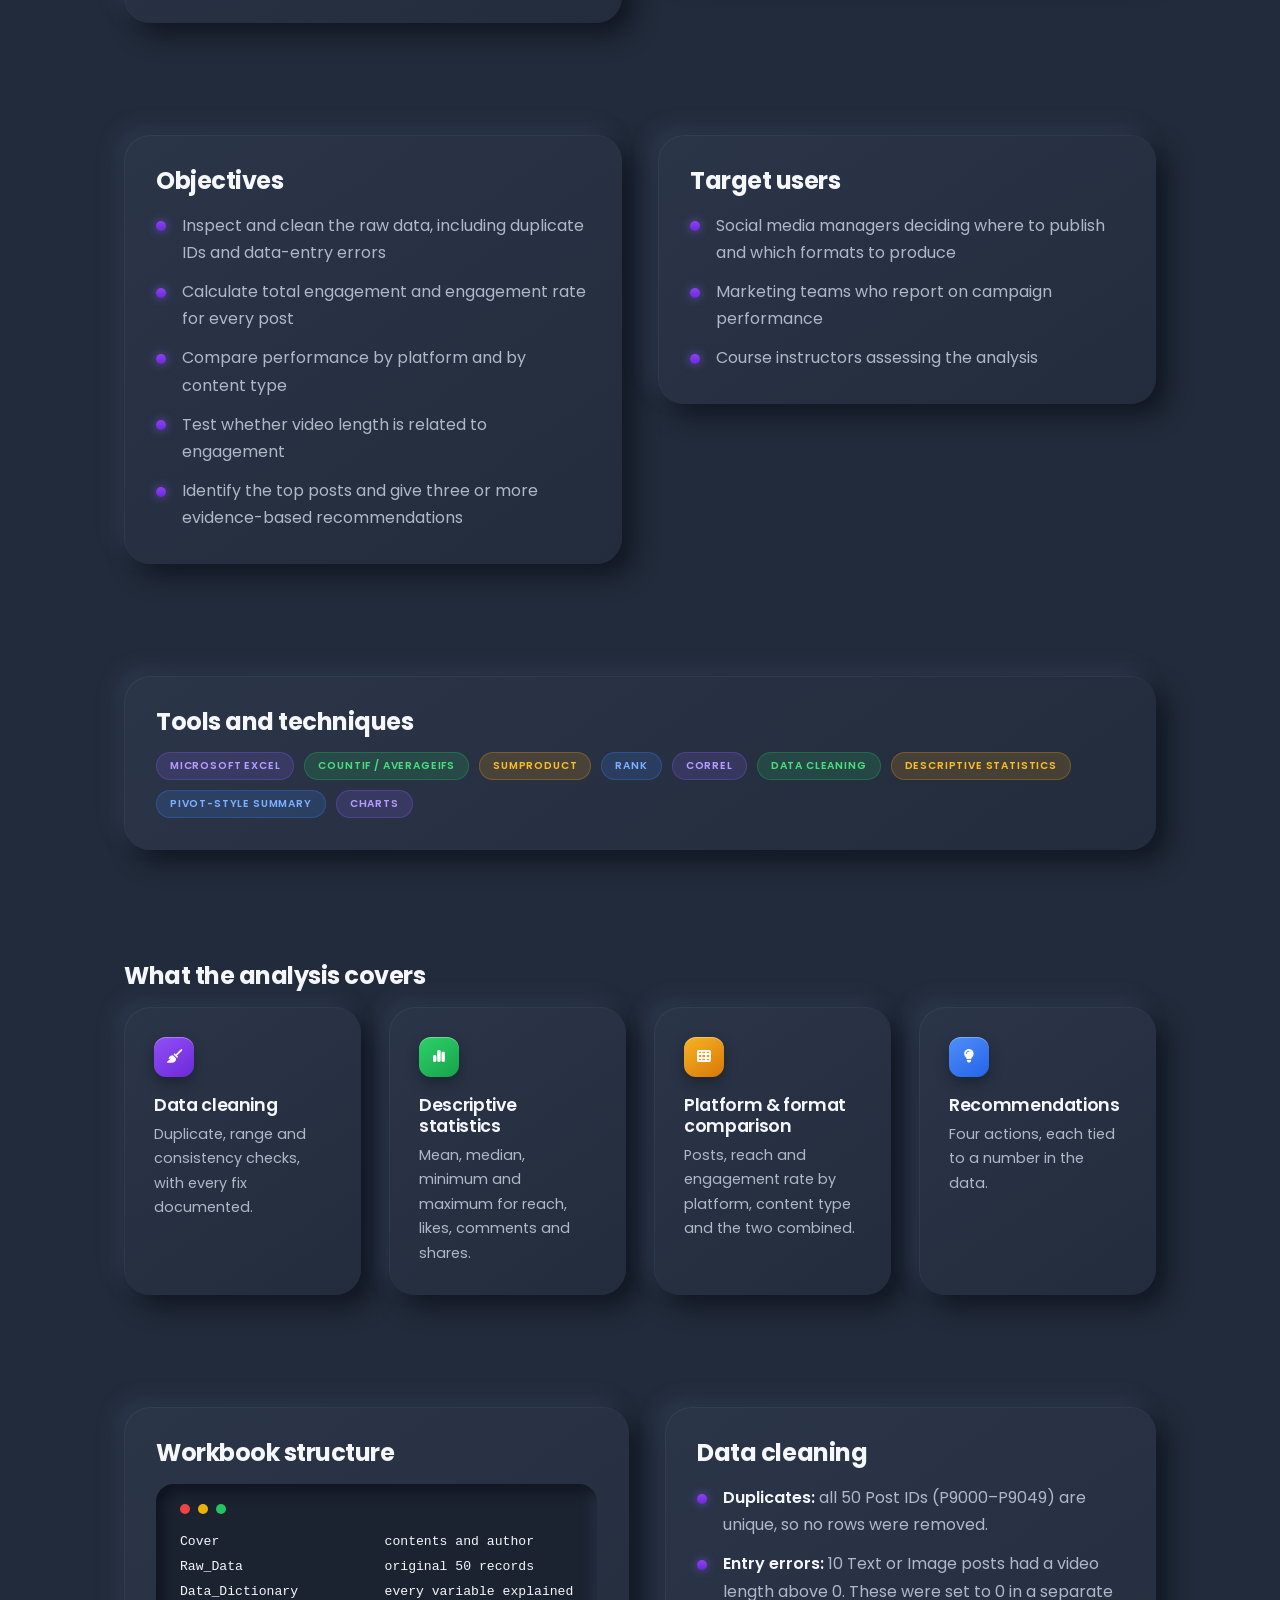
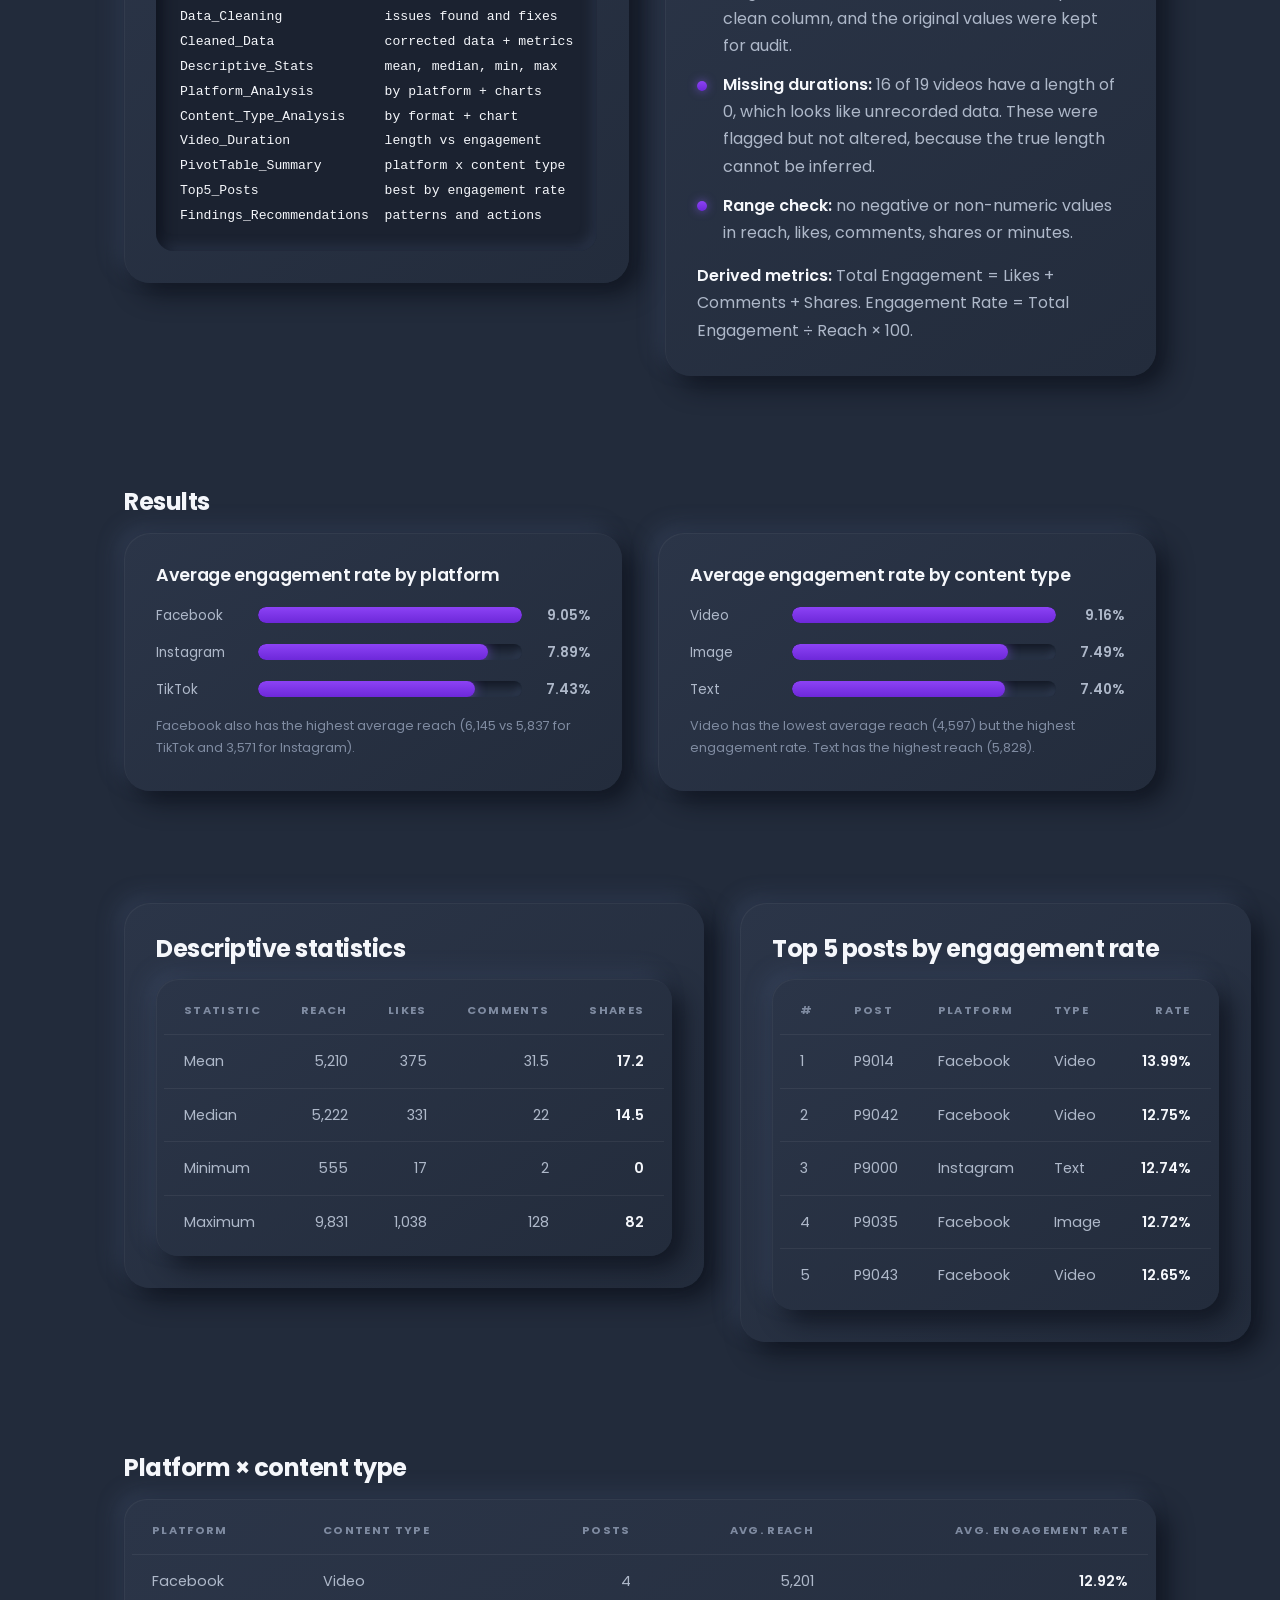
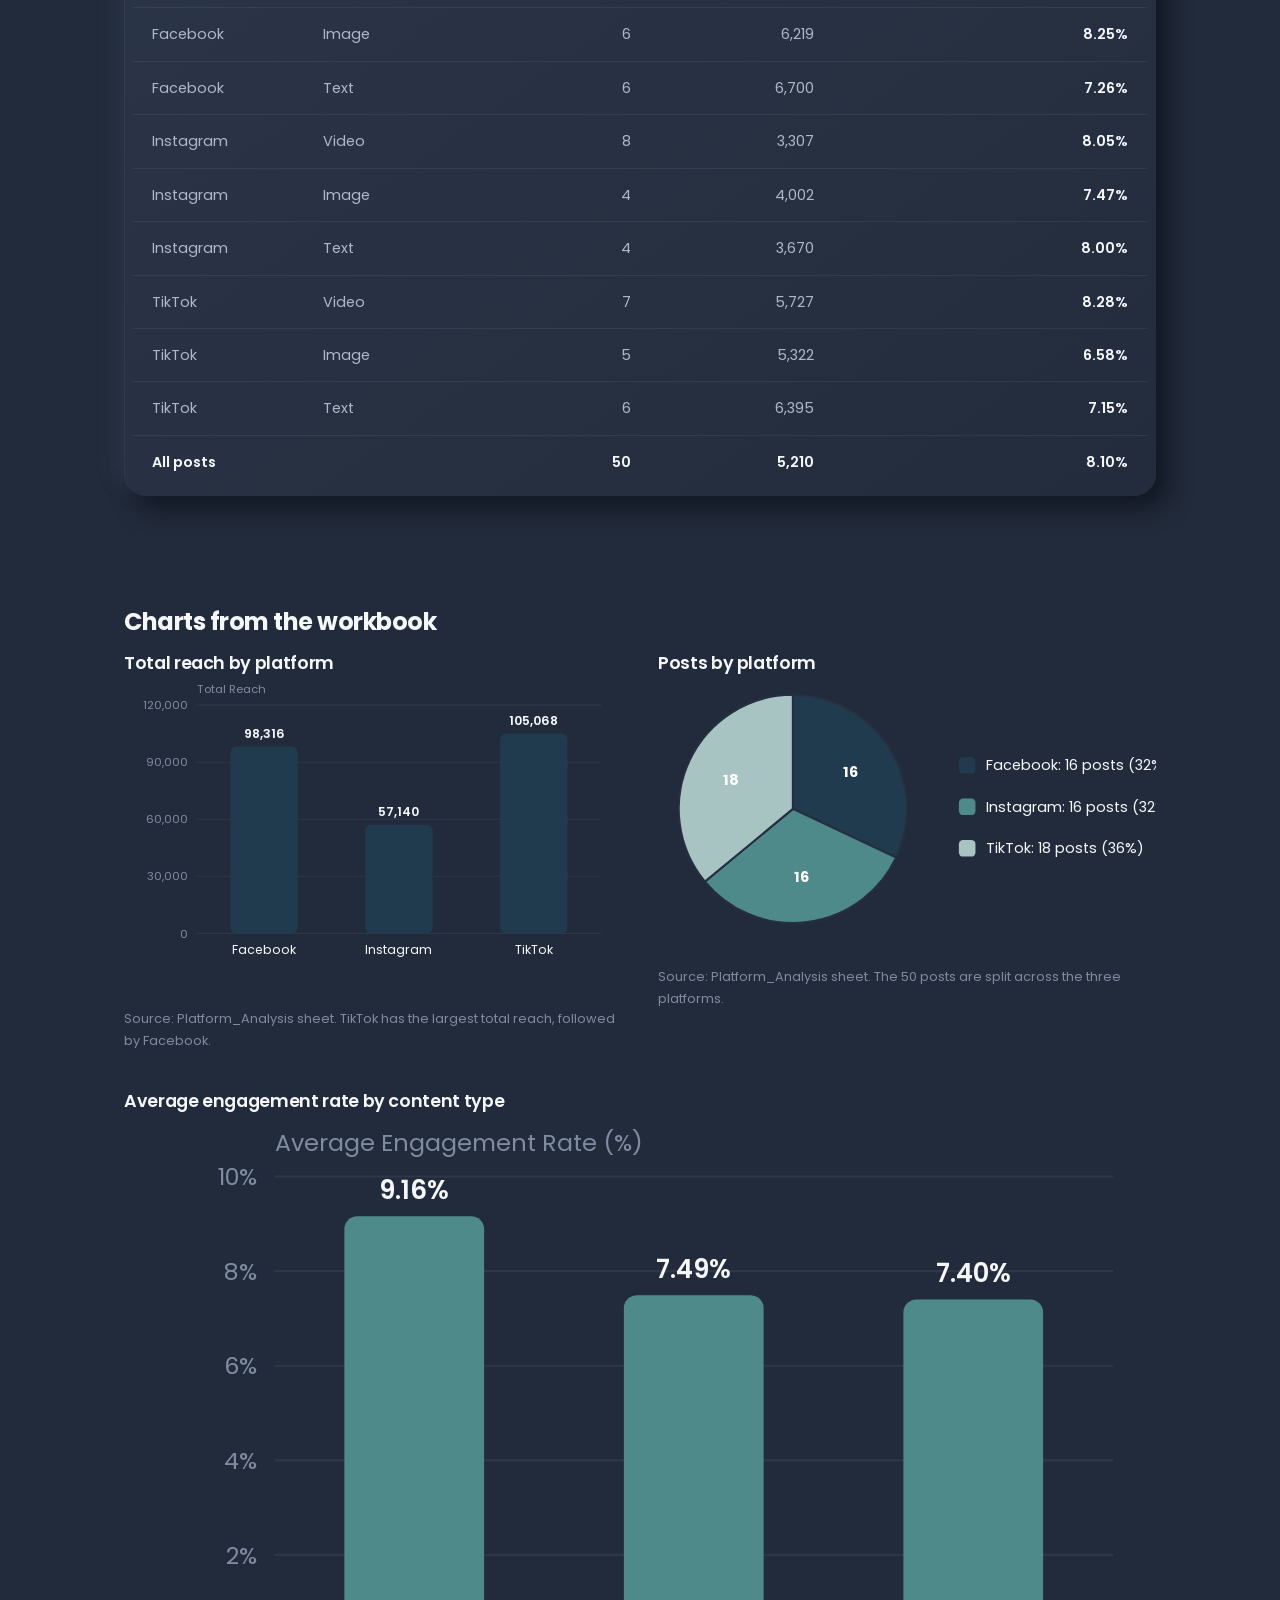
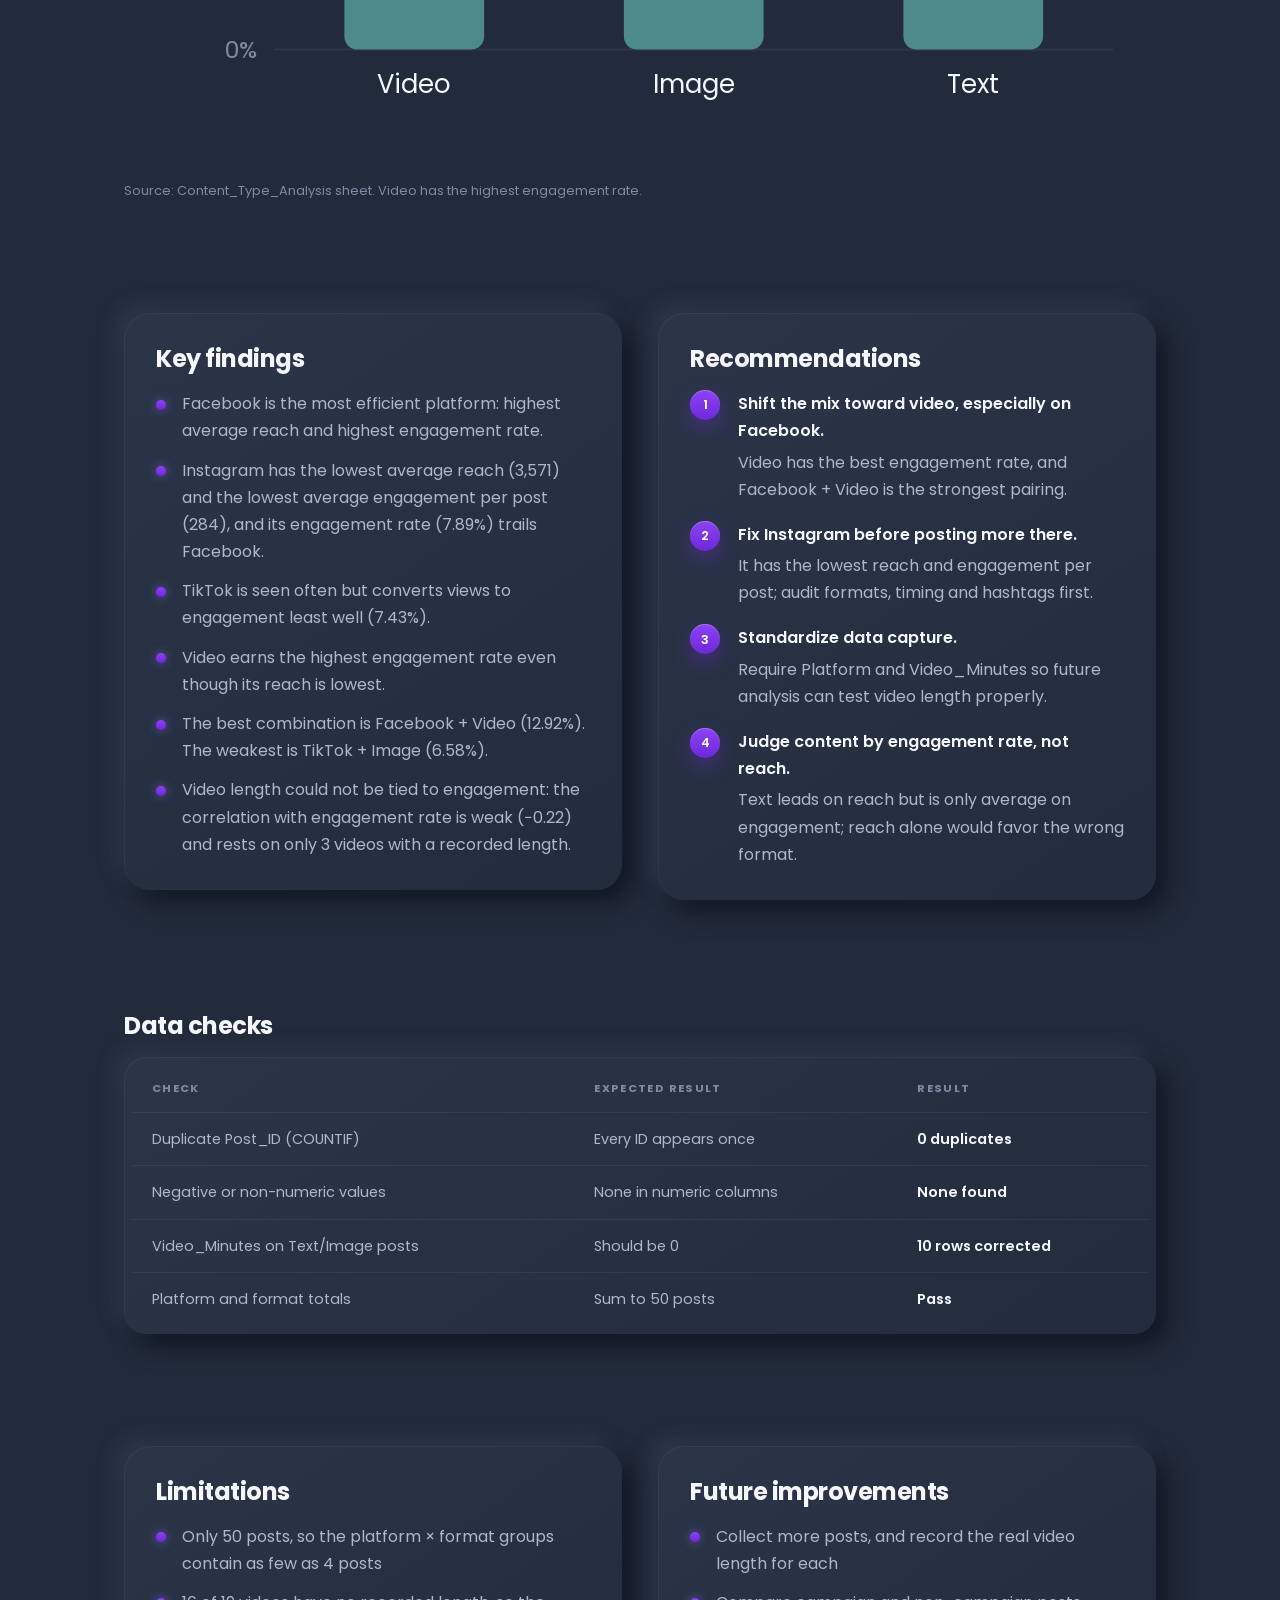
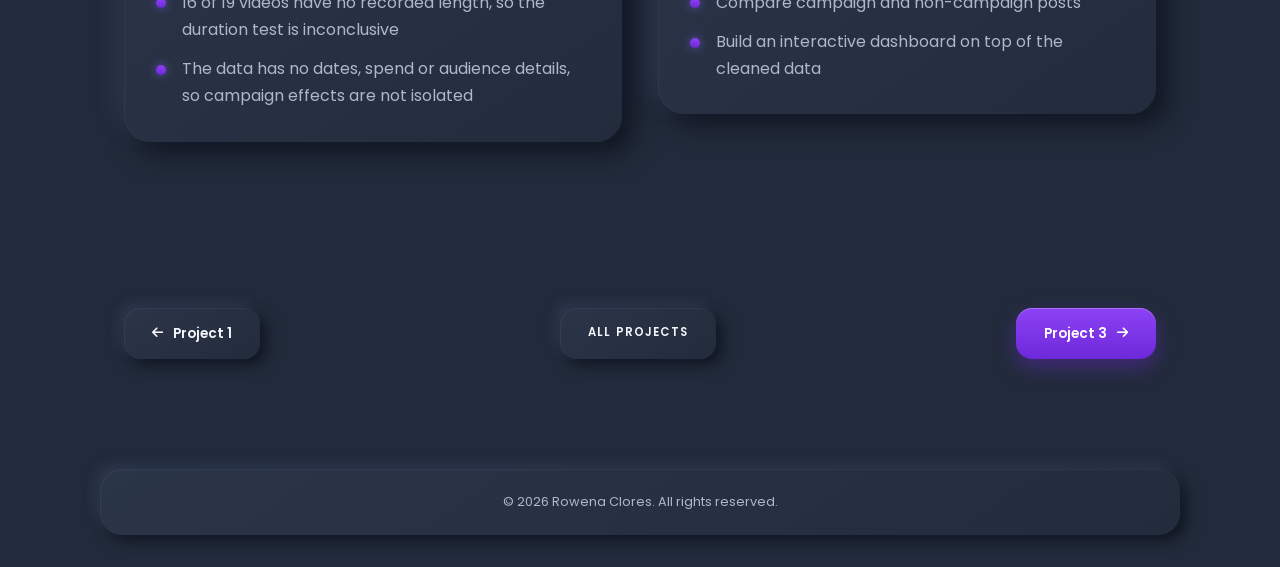
<file: project2.html>
<!DOCTYPE html>
<html lang="en">
<head>
<meta charset="UTF-8">
<meta name="viewport" content="width=device-width, initial-scale=1">
<title>Social Media Engagement Analysis | Rowena Clores</title>
<link rel="preconnect" href="https://fonts.googleapis.com">
<link rel="preconnect" href="https://fonts.gstatic.com" crossorigin>
<link href="https://fonts.googleapis.com/css2?family=Poppins:wght@400;500;600;700&display=swap" rel="stylesheet">
<link rel="stylesheet" href="https://cdnjs.cloudflare.com/ajax/libs/font-awesome/6.5.1/css/all.min.css">
<link rel="stylesheet" href="style.css">
<link rel="stylesheet" href="project.css">
<style>
  /* small additions for this page: key-figure strip and simple bar charts */
  .stat-strip { display: grid; grid-template-columns: repeat(auto-fit, minmax(160px, 1fr)); gap: 1px; background: var(--line); border: 1px solid var(--line); border-radius: 24px; overflow: hidden; box-shadow: var(--shadow); }
  .stat-strip div { background: var(--card); padding: 32px 24px; text-align: center; }
  .stat-strip strong { display: block; font-size: clamp(1.6rem, 3.5vw, 2.4rem); line-height: 1.1; }
  .stat-strip span { display: block; margin-top: 8px; font-size: 0.8rem; color: var(--muted); }
  .bars { display: grid; gap: 14px; margin: 0; padding: 0; list-style: none; }
  .bars li { display: grid; grid-template-columns: 90px 1fr 56px; align-items: center; gap: 12px; font-size: 0.85rem; }
  .bars .track { height: 14px; border-radius: 99px; background: var(--tag); overflow: hidden; }
  .bars .fill { display: block; height: 100%; border-radius: 99px; background: var(--ink); }
  .bars b { text-align: right; font-weight: 600; }
  .chart-note { margin-top: 14px; font-size: 0.8rem; color: var(--muted); }
  .num { text-align: right !important; }
  .rec-list { display: grid; gap: 18px; counter-reset: rec; list-style: none; padding: 0; }
  .rec-list li { position: relative; padding-left: 44px; counter-increment: rec; }
  .rec-list li::before { content: counter(rec); position: absolute; left: 0; top: 0; width: 28px; height: 28px; border-radius: 50%; background: var(--ink); color: var(--card); display: grid; place-items: center; font-size: 0.8rem; font-weight: 600; }
  .rec-list strong { display: block; margin-bottom: 4px; }
</style>
<script>
  document.documentElement.classList.add("js"); /* lets the page stay visible if a script file is missing */
  /* apply saved theme before the page paints, so there is no flash */
  try { var t = localStorage.getItem("theme"); if (t) document.documentElement.setAttribute("data-theme", t); } catch (e) {}
</script>
</head>
<body class="page">

<!-- FLOATING NAV (same as the main page) -->
<header class="nav-wrap">
  <div class="nav">
    <a class="logo" href="index.html#home">PORTFOLIO.</a>
    <nav id="menu" aria-label="Main">
      <a href="index.html#home">Home</a><a href="index.html#profile">Profile</a><a href="index.html#skills">Skills</a><a href="index.html#projects" class="active">Projects</a><a href="index.html#problem-solving">Problem-Solving</a><a href="index.html#employability">Employability</a><a href="index.html#resume">Resume</a><a href="index.html#certificates">Certificates</a><a href="index.html#github">GitHub</a><a href="index.html#contact">Contact</a><a href="index.html#reflection">Reflection</a>
    </nav>
    <div class="nav-actions">
      <button class="icon-btn" id="themeBtn" aria-label="Switch light or dark mode"><i class="fa-solid fa-moon"></i></button>
      <button class="icon-btn menu-btn" id="menuBtn" aria-label="Open menu" aria-expanded="false"><i class="fa-solid fa-bars"></i></button>
    </div>
  </div>
</header>

<main>

<!-- PROJECT HEADER -->
<section class="proj-hero">
  <a class="back-link reveal" href="index.html#projects"><i class="fa-solid fa-arrow-left"></i> Back to all projects</a>
  <p class="label reveal">Project 02 &middot; Data Analysis</p>
  <h1 class="reveal">Social Media Engagement Analysis</h1>
  <p class="lead reveal">An Excel case study that cleans and analyzes 50 social media posts to show which platforms and content types earn the most reach and engagement, and what a social media team should do next.</p>
  <div class="buttons reveal">
    <a class="btn light" href="https://github.com/Weng11546/Project2_case-study/commit/" target="_blank" rel="noopener">View on GitHub <i class="fa-brands fa-github"></i></a>
  </div>
  <dl class="details proj-meta reveal"><div><dt>Type</dt><dd>Data analysis (Excel workbook)</dd></div><div><dt>Role</dt><dd>Data analyst</dd></div><div><dt>Context</dt><dd>Data Analysis Midterm Exam, 4th Year Set A</dd></div><div><dt>Status</dt><dd>Completed</dd></div></dl>
</section>

<!-- KEY FIGURES -->
<section>
  <div class="stat-strip reveal">
    <div><strong>50</strong><span>posts analyzed</span></div>
    <div><strong>260,524</strong><span>total audience reach</span></div>
    <div><strong>424</strong><span>average engagement per post</span></div>
    <div><strong>8.1%</strong><span>average engagement rate</span></div>
  </div>
  <p class="shot-caption">Key figures from the Descriptive_Stats sheet</p>
</section>

<!-- OVERVIEW + PROBLEM -->
<section class="block">
  <div class="two-up">
    <div class="reveal">
      <h2>Project overview</h2>
      <p>This is Case Study 9 from the Datamex College of Saint Adeline Data Analysis midterm. The workbook takes 50 raw post records (platform, content type, reach, likes, comments, shares, video length and campaign flag), cleans them, and turns them into descriptive statistics, platform and content-type comparisons, a platform &times; content-type summary, a top-5 ranking, and written recommendations.</p>
    </div>
    <div class="reveal">
      <h2>Problem statement</h2>
      <p>A social media team needs to know where its effort pays off. Raw likes and reach numbers hide the answer: a post can be seen by many people and still be ignored. The data also contained entry errors that had to be fixed before any comparison could be trusted.</p>
    </div>
  </div>
</section>

<!-- OBJECTIVES + USERS -->
<section class="block">
  <div class="two-up">
    <div class="reveal">
      <h2>Objectives</h2>
      <ul class="block-list">
        <li>Inspect and clean the raw data, including duplicate IDs and data-entry errors</li>
        <li>Calculate total engagement and engagement rate for every post</li>
        <li>Compare performance by platform and by content type</li>
        <li>Test whether video length is related to engagement</li>
        <li>Identify the top posts and give three or more evidence-based recommendations</li>
      </ul>
    </div>
    <div class="reveal">
      <h2>Target users</h2>
      <ul class="block-list">
        <li>Social media managers deciding where to publish and which formats to produce</li>
        <li>Marketing teams who report on campaign performance</li>
        <li>Course instructors assessing the analysis</li>
      </ul>
    </div>
  </div>
</section>

<!-- TECHNOLOGIES -->
<section class="block">
  <div class="reveal">
    <h2>Tools and techniques</h2>
    <ul class="tags"><li>Microsoft Excel</li><li>COUNTIF / AVERAGEIFS</li><li>SUMPRODUCT</li><li>RANK</li><li>CORREL</li><li>Data cleaning</li><li>Descriptive statistics</li><li>Pivot-style summary</li><li>Charts</li></ul>
  </div>
</section>

<!-- FEATURES -->
<section class="block">
  <h2 class="reveal">What the analysis covers</h2>
  <div class="cards four"><article class="info-card reveal"><span class="chip-icon"><i class="fa-solid fa-broom"></i></span><h3>Data cleaning</h3><p>Duplicate, range and consistency checks, with every fix documented.</p></article><article class="info-card reveal"><span class="chip-icon"><i class="fa-solid fa-chart-simple"></i></span><h3>Descriptive statistics</h3><p>Mean, median, minimum and maximum for reach, likes, comments and shares.</p></article><article class="info-card reveal"><span class="chip-icon"><i class="fa-solid fa-table-cells"></i></span><h3>Platform &amp; format comparison</h3><p>Posts, reach and engagement rate by platform, content type and the two combined.</p></article><article class="info-card reveal"><span class="chip-icon"><i class="fa-solid fa-lightbulb"></i></span><h3>Recommendations</h3><p>Four actions, each tied to a number in the data.</p></article></div>
</section>

<!-- WORKBOOK STRUCTURE + CLEANING -->
<section class="block">
  <div class="two-up">
    <div class="reveal">
      <h2>Workbook structure</h2>
      <pre class="code-box">Cover                     contents and author
Raw_Data                  original 50 records
Data_Dictionary           every variable explained
Data_Cleaning             issues found and fixes
Cleaned_Data              corrected data + metrics
Descriptive_Stats         mean, median, min, max
Platform_Analysis         by platform + charts
Content_Type_Analysis     by format + chart
Video_Duration            length vs engagement
PivotTable_Summary        platform x content type
Top5_Posts                best by engagement rate
Findings_Recommendations  patterns and actions</pre>
    </div>
    <div class="reveal">
      <h2>Data cleaning</h2>
      <ul class="block-list">
        <li><strong>Duplicates:</strong> all 50 Post IDs (P9000&ndash;P9049) are unique, so no rows were removed.</li>
        <li><strong>Entry errors:</strong> 10 Text or Image posts had a video length above 0. These were set to 0 in a separate clean column, and the original values were kept for audit.</li>
        <li><strong>Missing durations:</strong> 16 of 19 videos have a length of 0, which looks like unrecorded data. These were flagged but not altered, because the true length cannot be inferred.</li>
        <li><strong>Range check:</strong> no negative or non-numeric values in reach, likes, comments, shares or minutes.</li>
      </ul>
      <p style="margin-top:16px"><strong>Derived metrics:</strong> Total Engagement = Likes + Comments + Shares. Engagement Rate = Total Engagement &divide; Reach &times; 100.</p>
    </div>
  </div>
</section>

<!-- RESULTS: CHARTS -->
<section class="block">
  <h2 class="reveal">Results</h2>
  <div class="two-up">
    <div class="reveal">
      <h3>Average engagement rate by platform</h3>
      <ul class="bars" style="margin-top:18px">
        <li><span>Facebook</span><span class="track"><span class="fill" style="width:100%"></span></span><b>9.05%</b></li>
        <li><span>Instagram</span><span class="track"><span class="fill" style="width:87.2%"></span></span><b>7.89%</b></li>
        <li><span>TikTok</span><span class="track"><span class="fill" style="width:82.1%"></span></span><b>7.43%</b></li>
      </ul>
      <p class="chart-note">Facebook also has the highest average reach (6,145 vs 5,837 for TikTok and 3,571 for Instagram).</p>
    </div>
    <div class="reveal">
      <h3>Average engagement rate by content type</h3>
      <ul class="bars" style="margin-top:18px">
        <li><span>Video</span><span class="track"><span class="fill" style="width:100%"></span></span><b>9.16%</b></li>
        <li><span>Image</span><span class="track"><span class="fill" style="width:81.8%"></span></span><b>7.49%</b></li>
        <li><span>Text</span><span class="track"><span class="fill" style="width:80.8%"></span></span><b>7.40%</b></li>
      </ul>
      <p class="chart-note">Video has the lowest average reach (4,597) but the highest engagement rate. Text has the highest reach (5,828).</p>
    </div>
  </div>
</section>

<section class="block">
  <div class="two-up">
    <div class="reveal">
      <h2>Descriptive statistics</h2>
      <div class="table-wrap">
        <table class="test-table">
          <thead><tr><th>Statistic</th><th class="num">Reach</th><th class="num">Likes</th><th class="num">Comments</th><th class="num">Shares</th></tr></thead>
          <tbody>
            <tr><td>Mean</td><td class="num">5,210</td><td class="num">375</td><td class="num">31.5</td><td class="num">17.2</td></tr>
            <tr><td>Median</td><td class="num">5,222</td><td class="num">331</td><td class="num">22</td><td class="num">14.5</td></tr>
            <tr><td>Minimum</td><td class="num">555</td><td class="num">17</td><td class="num">2</td><td class="num">0</td></tr>
            <tr><td>Maximum</td><td class="num">9,831</td><td class="num">1,038</td><td class="num">128</td><td class="num">82</td></tr>
          </tbody>
        </table>
      </div>
    </div>
    <div class="reveal">
      <h2>Top 5 posts by engagement rate</h2>
      <div class="table-wrap">
        <table class="test-table">
          <thead><tr><th>#</th><th>Post</th><th>Platform</th><th>Type</th><th class="num">Rate</th></tr></thead>
          <tbody>
            <tr><td>1</td><td>P9014</td><td>Facebook</td><td>Video</td><td class="num">13.99%</td></tr>
            <tr><td>2</td><td>P9042</td><td>Facebook</td><td>Video</td><td class="num">12.75%</td></tr>
            <tr><td>3</td><td>P9000</td><td>Instagram</td><td>Text</td><td class="num">12.74%</td></tr>
            <tr><td>4</td><td>P9035</td><td>Facebook</td><td>Image</td><td class="num">12.72%</td></tr>
            <tr><td>5</td><td>P9043</td><td>Facebook</td><td>Video</td><td class="num">12.65%</td></tr>
          </tbody>
        </table>
      </div>
    </div>
  </div>
</section>

<section class="block">
  <h2 class="reveal">Platform &times; content type</h2>
  <div class="table-wrap reveal">
    <table class="test-table">
      <thead><tr><th>Platform</th><th>Content type</th><th class="num">Posts</th><th class="num">Avg. reach</th><th class="num">Avg. engagement rate</th></tr></thead>
      <tbody>
        <tr><td>Facebook</td><td>Video</td><td class="num">4</td><td class="num">5,201</td><td class="num">12.92%</td></tr>
        <tr><td>Facebook</td><td>Image</td><td class="num">6</td><td class="num">6,219</td><td class="num">8.25%</td></tr>
        <tr><td>Facebook</td><td>Text</td><td class="num">6</td><td class="num">6,700</td><td class="num">7.26%</td></tr>
        <tr><td>Instagram</td><td>Video</td><td class="num">8</td><td class="num">3,307</td><td class="num">8.05%</td></tr>
        <tr><td>Instagram</td><td>Image</td><td class="num">4</td><td class="num">4,002</td><td class="num">7.47%</td></tr>
        <tr><td>Instagram</td><td>Text</td><td class="num">4</td><td class="num">3,670</td><td class="num">8.00%</td></tr>
        <tr><td>TikTok</td><td>Video</td><td class="num">7</td><td class="num">5,727</td><td class="num">8.28%</td></tr>
        <tr><td>TikTok</td><td>Image</td><td class="num">5</td><td class="num">5,322</td><td class="num">6.58%</td></tr>
        <tr><td>TikTok</td><td>Text</td><td class="num">6</td><td class="num">6,395</td><td class="num">7.15%</td></tr>
        <tr><td><strong>All posts</strong></td><td></td><td class="num"><strong>50</strong></td><td class="num"><strong>5,210</strong></td><td class="num"><strong>8.10%</strong></td></tr>
      </tbody>
    </table>
  </div>
</section>

<!-- WORKBOOK CHARTS -->
<section class="block">
  <h2 class="reveal">Charts from the workbook</h2>
  <div class="two-up">
    <figure class="reveal" style="margin:0">
      <h3>Total reach by platform</h3>
      <svg viewBox="0 0 480 300" role="img" aria-label="Total reach by platform" xmlns="http://www.w3.org/2000/svg" style="width:100%;height:auto;font-family:inherit">
<line x1="70" x2="460" y1="250.0" y2="250.0" style="stroke:var(--line)" stroke-width="1"/>
<text x="62" y="254.0" text-anchor="end" font-size="11" style="fill:var(--muted)">0</text>
<line x1="70" x2="460" y1="195.0" y2="195.0" style="stroke:var(--line)" stroke-width="1"/>
<text x="62" y="199.0" text-anchor="end" font-size="11" style="fill:var(--muted)">30,000</text>
<line x1="70" x2="460" y1="140.0" y2="140.0" style="stroke:var(--line)" stroke-width="1"/>
<text x="62" y="144.0" text-anchor="end" font-size="11" style="fill:var(--muted)">60,000</text>
<line x1="70" x2="460" y1="85.0" y2="85.0" style="stroke:var(--line)" stroke-width="1"/>
<text x="62" y="89.0" text-anchor="end" font-size="11" style="fill:var(--muted)">90,000</text>
<line x1="70" x2="460" y1="30.0" y2="30.0" style="stroke:var(--line)" stroke-width="1"/>
<text x="62" y="34.0" text-anchor="end" font-size="11" style="fill:var(--muted)">120,000</text>
<rect x="102.5" y="69.8" width="65.0" height="180.2" rx="6" fill="#1f3b4d"/>
<text x="135.0" y="61.8" text-anchor="middle" font-size="12" font-weight="600" style="fill:var(--ink)">98,316</text>
<text x="135.0" y="270" text-anchor="middle" font-size="12" style="fill:var(--ink)">Facebook</text>
<rect x="232.5" y="145.2" width="65.0" height="104.8" rx="6" fill="#1f3b4d"/>
<text x="265.0" y="137.2" text-anchor="middle" font-size="12" font-weight="600" style="fill:var(--ink)">57,140</text>
<text x="265.0" y="270" text-anchor="middle" font-size="12" style="fill:var(--ink)">Instagram</text>
<rect x="362.5" y="57.4" width="65.0" height="192.6" rx="6" fill="#1f3b4d"/>
<text x="395.0" y="49.4" text-anchor="middle" font-size="12" font-weight="600" style="fill:var(--ink)">105,068</text>
<text x="395.0" y="270" text-anchor="middle" font-size="12" style="fill:var(--ink)">TikTok</text>
<text x="70" y="18" font-size="11" style="fill:var(--muted)">Total Reach</text>
</svg>
      <p class="chart-note">Source: Platform_Analysis sheet. TikTok has the largest total reach, followed by Facebook.</p>
    </figure>
    <figure class="reveal" style="margin:0">
      <h3>Posts by platform</h3>
      <svg viewBox="0 0 480 260" role="img" aria-label="Pie chart of posts by platform" xmlns="http://www.w3.org/2000/svg" style="width:100%;height:auto;font-family:inherit">
<path d="M130,130 L130.00,20.00 A110,110 0 0 1 229.53,176.84 Z" fill="#1f3b4d" stroke="var(--card)" stroke-width="2"/>
<text x="185.7" y="99.6" text-anchor="middle" font-size="14" font-weight="700" fill="#ffffff">16</text>
<path d="M130,130 L229.53,176.84 A110,110 0 0 1 45.24,200.12 Z" fill="#4f8a8b" stroke="var(--card)" stroke-width="2"/>
<text x="138.3" y="200.5" text-anchor="middle" font-size="14" font-weight="700" fill="#ffffff">16</text>
<path d="M130,130 L45.24,200.12 A110,110 0 0 1 130.00,20.00 Z" fill="#a7c4c2" stroke="var(--card)" stroke-width="2"/>
<text x="70.3" y="106.9" text-anchor="middle" font-size="14" font-weight="700" fill="#ffffff">18</text>
<rect x="290" y="80" width="16" height="16" rx="4" fill="#1f3b4d"/>
<text x="316" y="93" font-size="14" style="fill:var(--ink)">Facebook: 16 posts (32%)</text>
<rect x="290" y="120" width="16" height="16" rx="4" fill="#4f8a8b"/>
<text x="316" y="133" font-size="14" style="fill:var(--ink)">Instagram: 16 posts (32%)</text>
<rect x="290" y="160" width="16" height="16" rx="4" fill="#a7c4c2"/>
<text x="316" y="173" font-size="14" style="fill:var(--ink)">TikTok: 18 posts (36%)</text>
</svg>
      <p class="chart-note">Source: Platform_Analysis sheet. The 50 posts are split across the three platforms.</p>
    </figure>
  </div>
  <figure class="reveal" style="margin:40px 0 0">
    <h3>Average engagement rate by content type</h3>
    <svg viewBox="0 0 480 300" role="img" aria-label="Average engagement rate by content type" xmlns="http://www.w3.org/2000/svg" style="width:100%;height:auto;font-family:inherit">
<line x1="70" x2="460" y1="250.0" y2="250.0" style="stroke:var(--line)" stroke-width="1"/>
<text x="62" y="254.0" text-anchor="end" font-size="11" style="fill:var(--muted)">0%</text>
<line x1="70" x2="460" y1="206.0" y2="206.0" style="stroke:var(--line)" stroke-width="1"/>
<text x="62" y="210.0" text-anchor="end" font-size="11" style="fill:var(--muted)">2%</text>
<line x1="70" x2="460" y1="162.0" y2="162.0" style="stroke:var(--line)" stroke-width="1"/>
<text x="62" y="166.0" text-anchor="end" font-size="11" style="fill:var(--muted)">4%</text>
<line x1="70" x2="460" y1="118.0" y2="118.0" style="stroke:var(--line)" stroke-width="1"/>
<text x="62" y="122.0" text-anchor="end" font-size="11" style="fill:var(--muted)">6%</text>
<line x1="70" x2="460" y1="74.0" y2="74.0" style="stroke:var(--line)" stroke-width="1"/>
<text x="62" y="78.0" text-anchor="end" font-size="11" style="fill:var(--muted)">8%</text>
<line x1="70" x2="460" y1="30.0" y2="30.0" style="stroke:var(--line)" stroke-width="1"/>
<text x="62" y="34.0" text-anchor="end" font-size="11" style="fill:var(--muted)">10%</text>
<rect x="102.5" y="48.5" width="65.0" height="201.5" rx="6" fill="#4f8a8b"/>
<text x="135.0" y="40.5" text-anchor="middle" font-size="12" font-weight="600" style="fill:var(--ink)">9.16%</text>
<text x="135.0" y="270" text-anchor="middle" font-size="12" style="fill:var(--ink)">Video</text>
<rect x="232.5" y="85.2" width="65.0" height="164.8" rx="6" fill="#4f8a8b"/>
<text x="265.0" y="77.2" text-anchor="middle" font-size="12" font-weight="600" style="fill:var(--ink)">7.49%</text>
<text x="265.0" y="270" text-anchor="middle" font-size="12" style="fill:var(--ink)">Image</text>
<rect x="362.5" y="87.2" width="65.0" height="162.8" rx="6" fill="#4f8a8b"/>
<text x="395.0" y="79.2" text-anchor="middle" font-size="12" font-weight="600" style="fill:var(--ink)">7.40%</text>
<text x="395.0" y="270" text-anchor="middle" font-size="12" style="fill:var(--ink)">Text</text>
<text x="70" y="18" font-size="11" style="fill:var(--muted)">Average Engagement Rate (%)</text>
</svg>
    <p class="chart-note">Source: Content_Type_Analysis sheet. Video has the highest engagement rate.</p>
  </figure>
</section>

<!-- FINDINGS + RECOMMENDATIONS -->
<section class="block">
  <div class="two-up">
    <div class="reveal">
      <h2>Key findings</h2>
      <ul class="block-list">
        <li>Facebook is the most efficient platform: highest average reach and highest engagement rate.</li>
        <li>Instagram has the lowest average reach (3,571) and the lowest average engagement per post (284), and its engagement rate (7.89%) trails Facebook.</li>
        <li>TikTok is seen often but converts views to engagement least well (7.43%).</li>
        <li>Video earns the highest engagement rate even though its reach is lowest.</li>
        <li>The best combination is Facebook + Video (12.92%). The weakest is TikTok + Image (6.58%).</li>
        <li>Video length could not be tied to engagement: the correlation with engagement rate is weak (&minus;0.22) and rests on only 3 videos with a recorded length.</li>
      </ul>
    </div>
    <div class="reveal">
      <h2>Recommendations</h2>
      <ol class="rec-list">
        <li><strong>Shift the mix toward video, especially on Facebook.</strong>Video has the best engagement rate, and Facebook + Video is the strongest pairing.</li>
        <li><strong>Fix Instagram before posting more there.</strong>It has the lowest reach and engagement per post; audit formats, timing and hashtags first.</li>
        <li><strong>Standardize data capture.</strong>Require Platform and Video_Minutes so future analysis can test video length properly.</li>
        <li><strong>Judge content by engagement rate, not reach.</strong>Text leads on reach but is only average on engagement; reach alone would favor the wrong format.</li>
      </ol>
    </div>
  </div>
</section>

<!-- VALIDATION CHECKS -->
<section class="block">
  <h2 class="reveal">Data checks</h2>
  <div class="table-wrap reveal">
    <table class="test-table">
      <thead><tr><th>Check</th><th>Expected result</th><th>Result</th></tr></thead>
      <tbody><tr><td>Duplicate Post_ID (COUNTIF)</td><td>Every ID appears once</td><td>0 duplicates</td></tr><tr><td>Negative or non-numeric values</td><td>None in numeric columns</td><td>None found</td></tr><tr><td>Video_Minutes on Text/Image posts</td><td>Should be 0</td><td>10 rows corrected</td></tr><tr><td>Platform and format totals</td><td>Sum to 50 posts</td><td>Pass</td></tr></tbody>
    </table>
  </div>
</section>

<!-- LIMITATIONS + FUTURE -->
<section class="block">
  <div class="two-up">
    <div class="reveal">
      <h2>Limitations</h2>
      <ul class="block-list"><li>Only 50 posts, so the platform &times; format groups contain as few as 4 posts</li><li>16 of 19 videos have no recorded length, so the duration test is inconclusive</li><li>The data has no dates, spend or audience details, so campaign effects are not isolated</li></ul>
    </div>
    <div class="reveal">
      <h2>Future improvements</h2>
      <ul class="block-list"><li>Collect more posts, and record the real video length for each</li><li>Compare campaign and non-campaign posts</li><li>Build an interactive dashboard on top of the cleaned data</li></ul>
    </div>
  </div>
</section>

<!-- PREV / NEXT -->
<section>
  <nav class="proj-nav reveal" aria-label="Other projects">
    <a class="btn light" href="project1.html"><i class="fa-solid fa-arrow-left"></i> Project 1</a>
    <a class="btn outline" href="index.html#projects">All projects</a>
    <a class="btn dark" href="project3.html">Project 3 <i class="fa-solid fa-arrow-right"></i></a>
  </nav>
</section>

</main>

<footer>
  <p>&copy; 2026 Rowena Clores. All rights reserved.</p>
</footer>

<script src="project.js" onerror="document.documentElement.classList.remove('js')"></script>
</body>
</html>
</file>
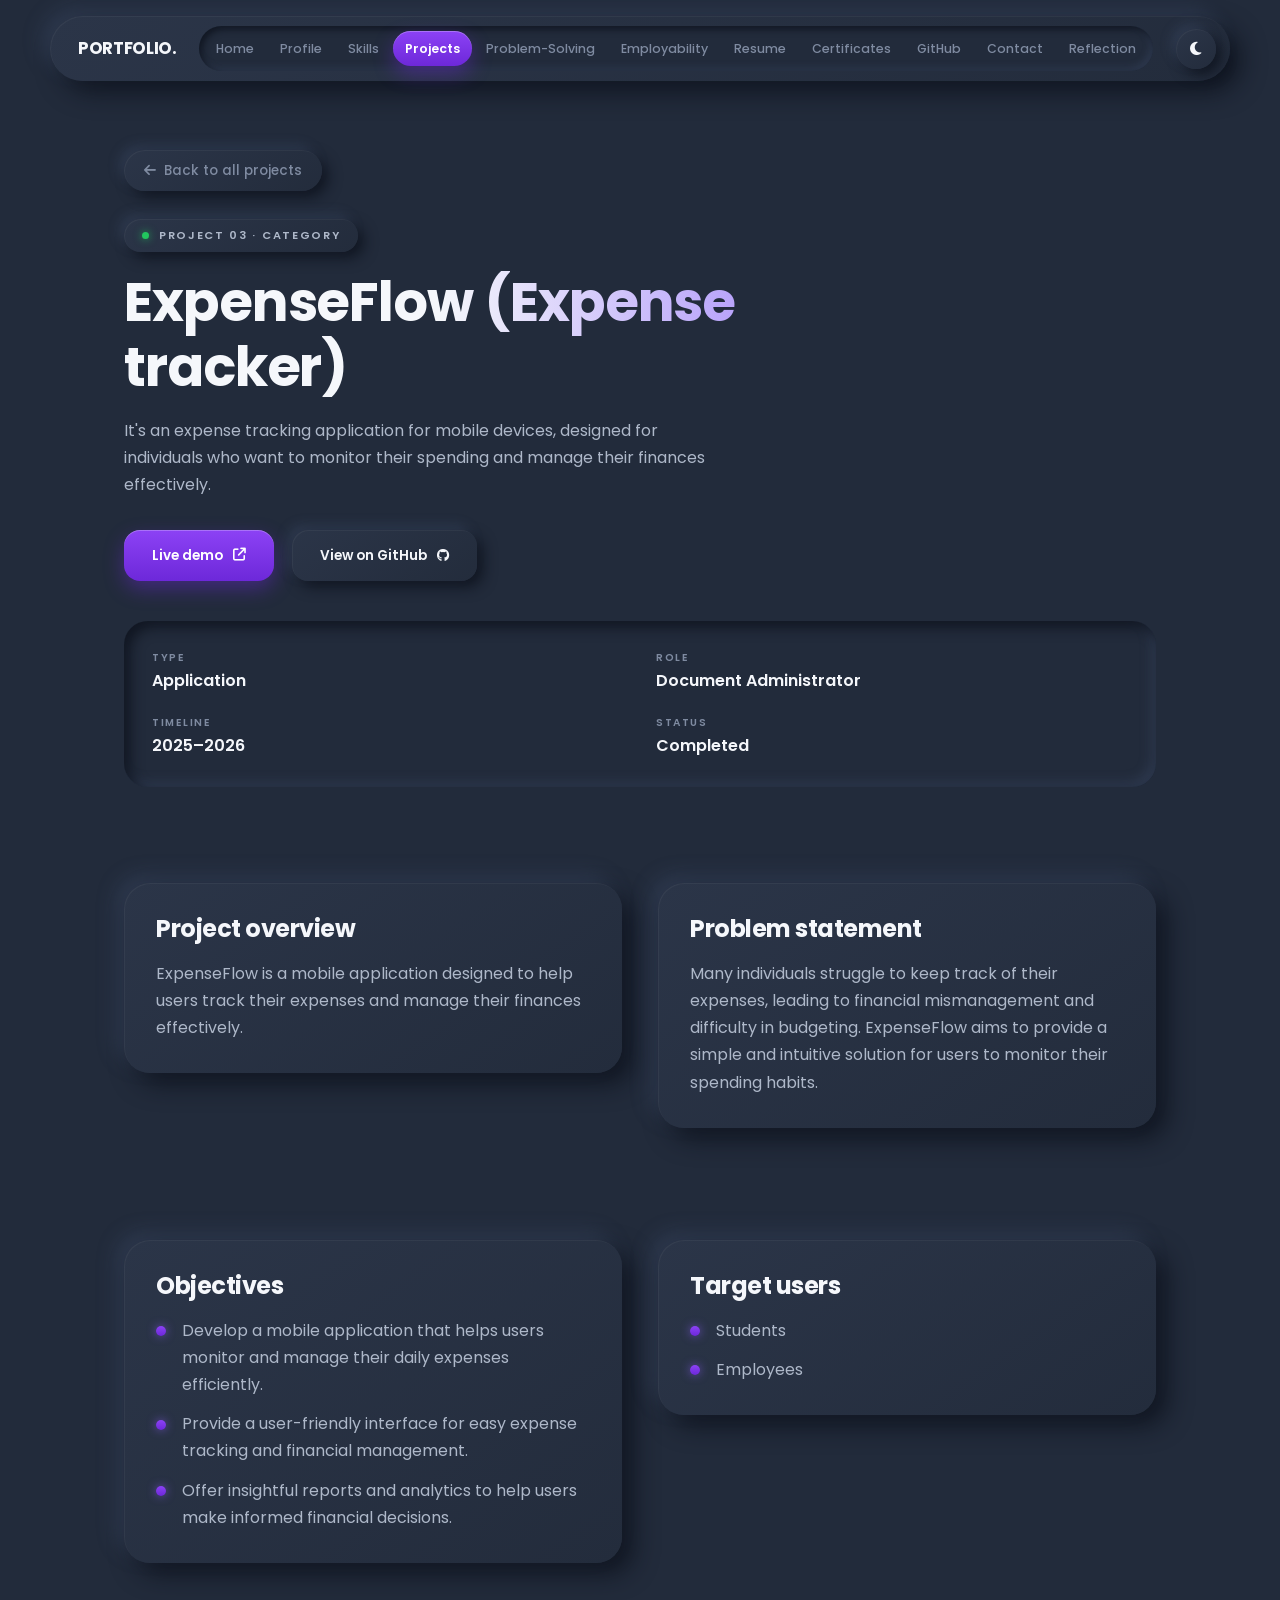
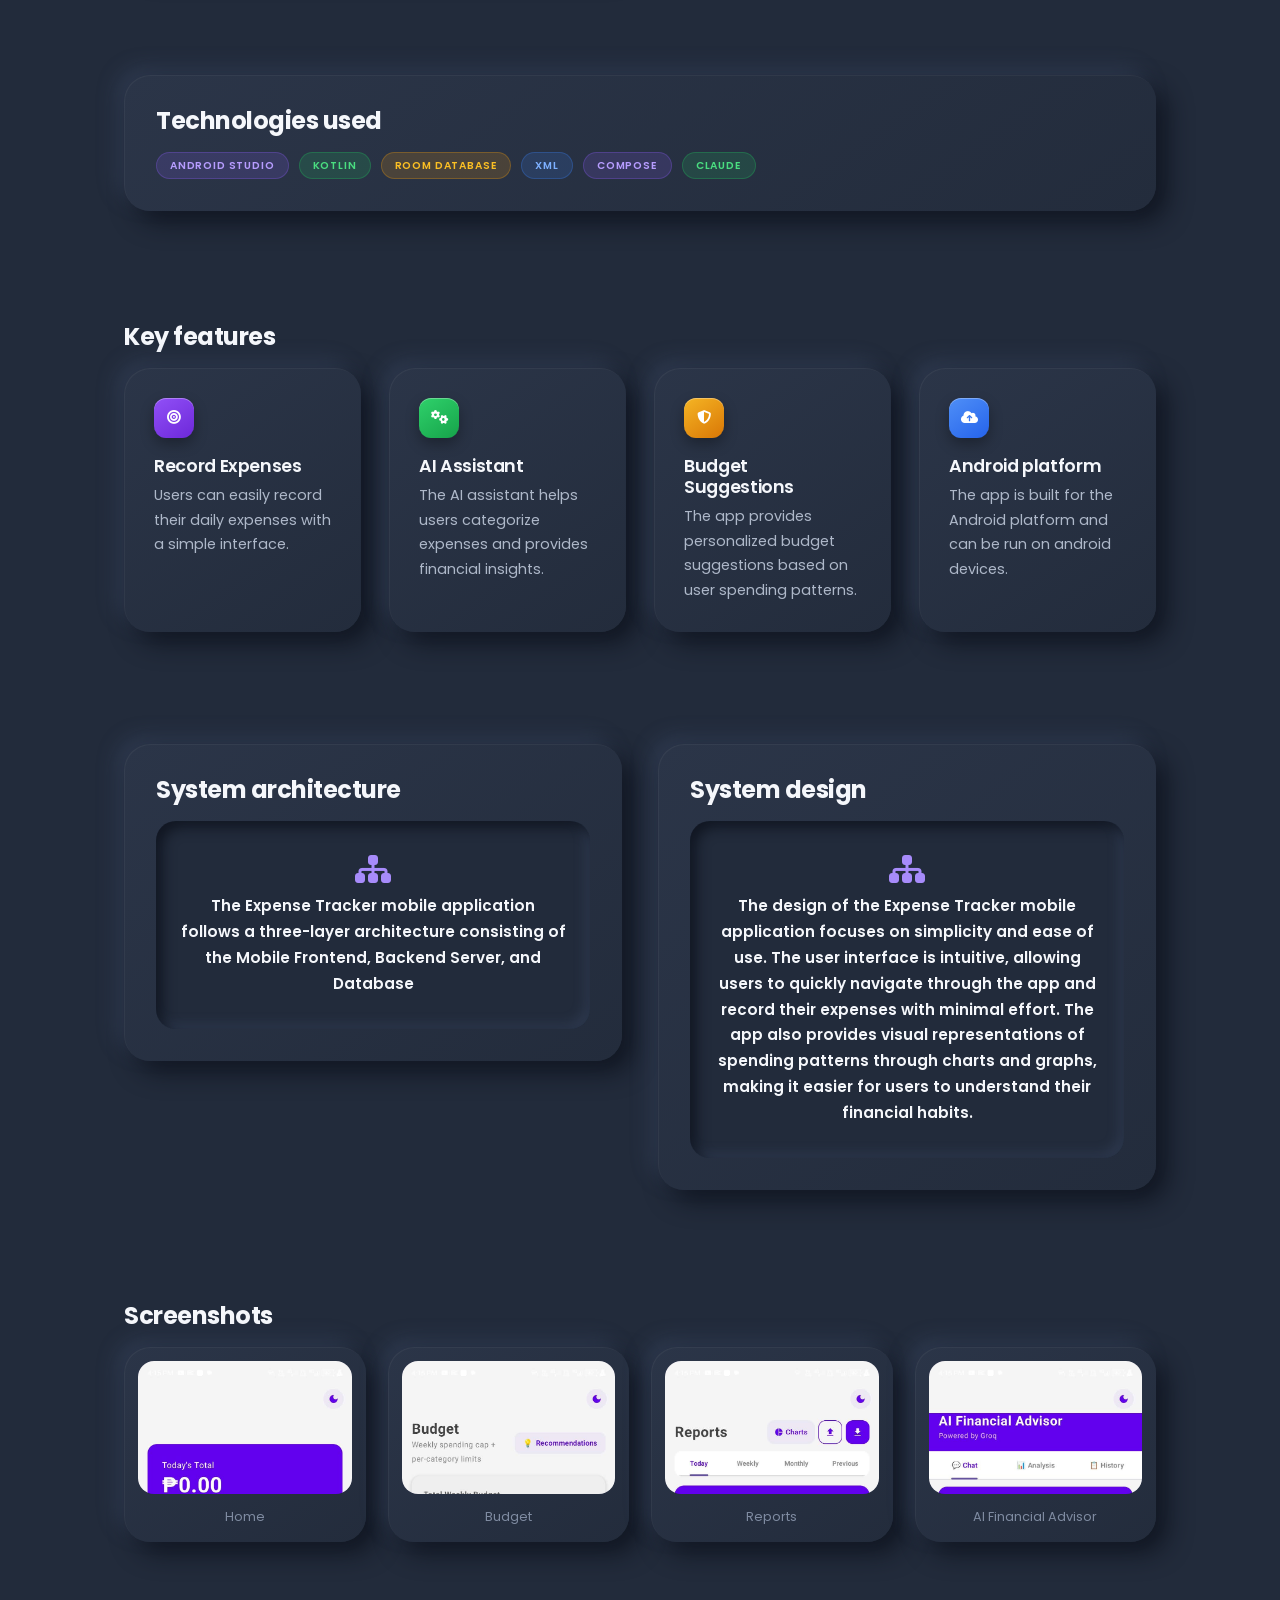
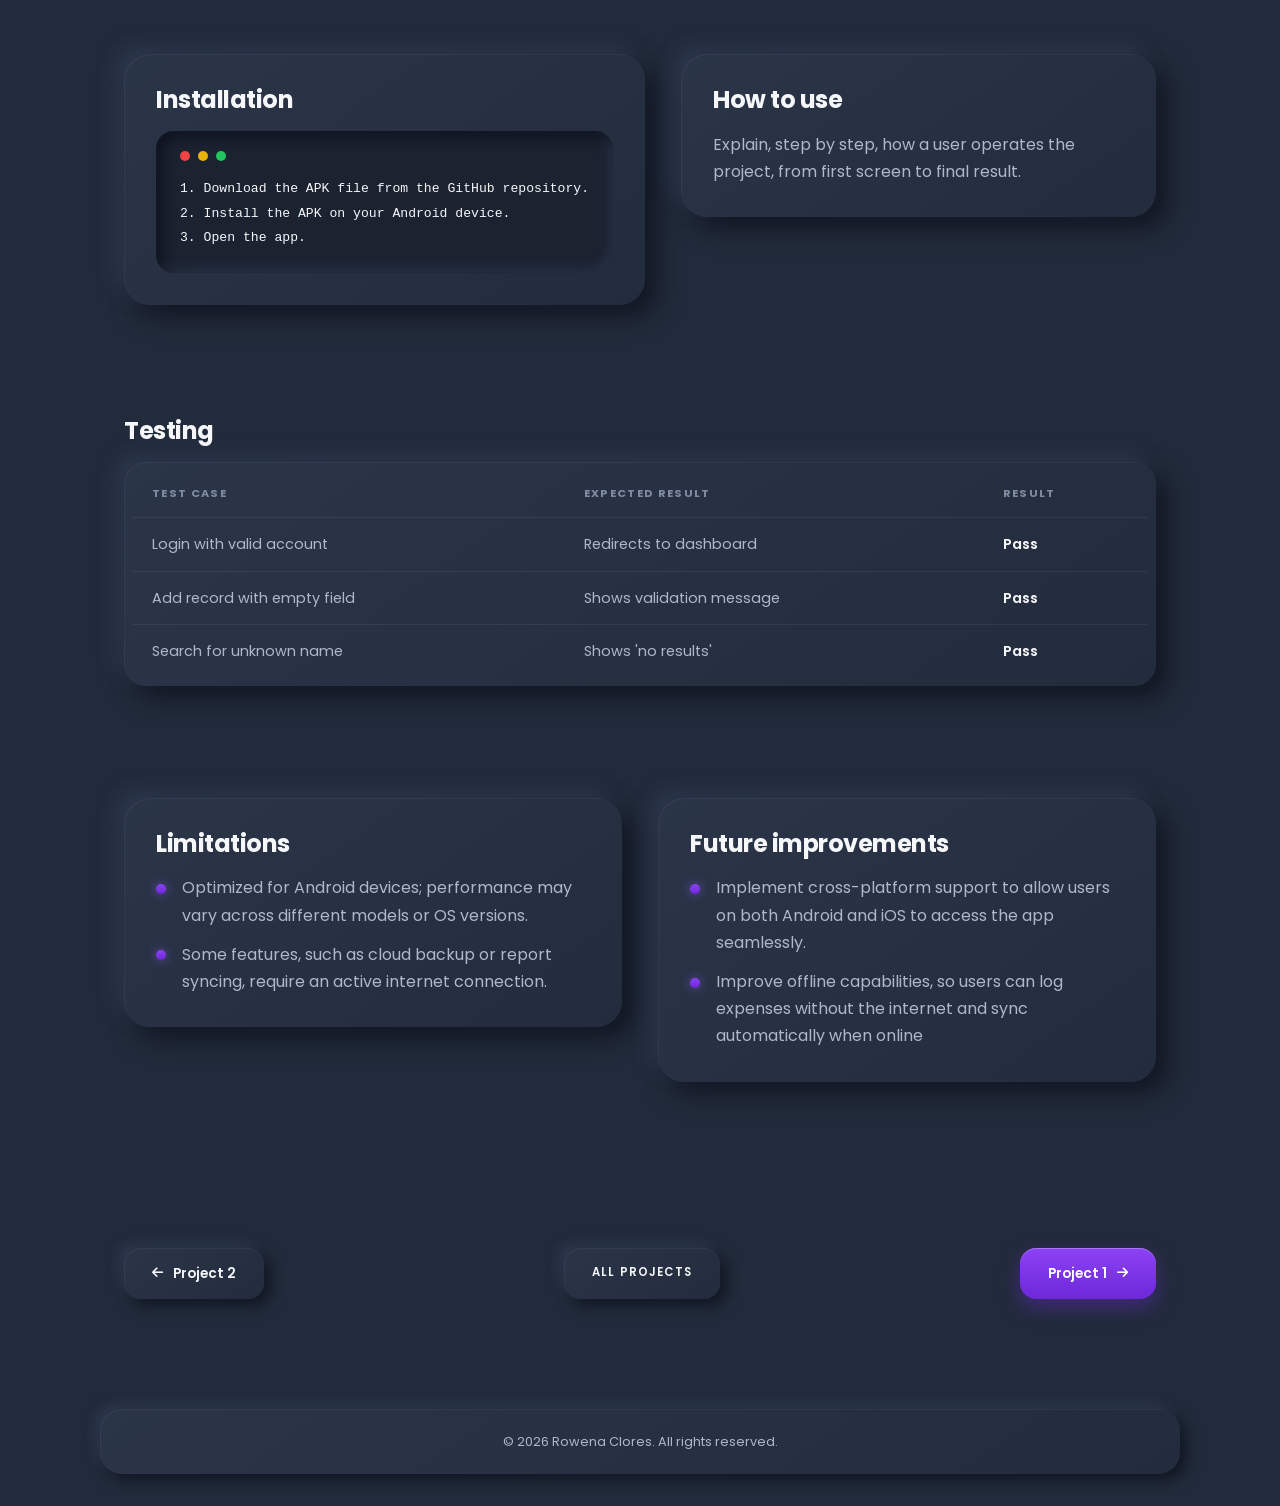
<file: project3.html>
<!DOCTYPE html>
<html lang="en">
<head>
<meta charset="UTF-8">
<meta name="viewport" content="width=device-width, initial-scale=1">
<title>ExpenseFlow (Expense tracker)| Rowena Clores</title>
<link rel="preconnect" href="https://fonts.googleapis.com">
<link rel="preconnect" href="https://fonts.gstatic.com" crossorigin>
<link href="https://fonts.googleapis.com/css2?family=Poppins:wght@400;500;600;700&display=swap" rel="stylesheet">
<link rel="stylesheet" href="https://cdnjs.cloudflare.com/ajax/libs/font-awesome/6.5.1/css/all.min.css">
<link rel="stylesheet" href="style.css">
<link rel="stylesheet" href="project.css">
<script>
  document.documentElement.classList.add("js"); /* lets the page stay visible if a script file is missing */
  /* apply saved theme before the page paints, so there is no flash */
  try { var t = localStorage.getItem("theme"); if (t) document.documentElement.setAttribute("data-theme", t); } catch (e) {}
</script>
</head>
<body class="page">

<!-- FLOATING NAV (same as the main page) -->
<header class="nav-wrap">
  <div class="nav">
    <a class="logo" href="index.html#home">PORTFOLIO.</a>
    <nav id="menu" aria-label="Main">
      <a href="index.html#home">Home</a><a href="index.html#profile">Profile</a><a href="index.html#skills">Skills</a><a href="index.html#projects" class="active">Projects</a><a href="index.html#problem-solving">Problem-Solving</a><a href="index.html#employability">Employability</a><a href="index.html#resume">Resume</a><a href="index.html#certificates">Certificates</a><a href="index.html#github">GitHub</a><a href="index.html#contact">Contact</a><a href="index.html#reflection">Reflection</a>
    </nav>
    <div class="nav-actions">
      <button class="icon-btn" id="themeBtn" aria-label="Switch light or dark mode"><i class="fa-solid fa-moon"></i></button>
      <button class="icon-btn menu-btn" id="menuBtn" aria-label="Open menu" aria-expanded="false"><i class="fa-solid fa-bars"></i></button>
    </div>
  </div>
</header>

<main>

<!-- PROJECT HEADER -->
<section class="proj-hero">
  <a class="back-link reveal" href="index.html#projects"><i class="fa-solid fa-arrow-left"></i> Back to all projects</a>
  <p class="label reveal">Project 03 &middot; Category</p>
  <h1 class="reveal">ExpenseFlow (Expense tracker)</h1>
  <p class="lead reveal">It's an expense tracking application for mobile devices, designed for individuals who want to monitor their spending and manage their finances effectively.</p>
  <div class="buttons reveal">
    <a class="btn dark" href="https://github.com/edselvillanueva980/Project-ExpenseTracker-" target="_blank" rel="noopener">Live demo <i class="fa-solid fa-arrow-up-right-from-square"></i></a>
    <a class="btn light" href="https://github.com/edselvillanueva980/Project-ExpenseTracker-" target="_blank" rel="noopener">View on GitHub <i class="fa-brands fa-github"></i></a>
  </div>
  <dl class="details proj-meta reveal"><div><dt>Type</dt><dd>Application</dd></div><div><dt>Role</dt><dd>Document Administrator</dd></div><div><dt>Timeline</dt><dd>2025–2026</dd></div><div><dt>Status</dt><dd>Completed</dd></div></dl>
</section>

<!-- OVERVIEW + PROBLEM -->
<section class="block">
  <div class="two-up">
    <div class="reveal">
      <h2>Project overview</h2>
      <p>ExpenseFlow is a mobile application designed to help users track their expenses and manage their finances effectively.</p>
    </div>
    <div class="reveal">
      <h2>Problem statement</h2>
      <p>Many individuals struggle to keep track of their expenses, leading to financial mismanagement and difficulty in budgeting. ExpenseFlow aims to provide a simple and intuitive solution for users to monitor their spending habits.</p>
    </div>
  </div>
</section>

<!-- OBJECTIVES + USERS -->
<section class="block">
  <div class="two-up">
    <div class="reveal">
      <h2>Objectives</h2>
      <ul class="block-list">
        <li>Develop a mobile application that helps users monitor and manage their daily expenses efficiently.</li>
        <li>Provide a user-friendly interface for easy expense tracking and financial management.</li>
        <li>Offer insightful reports and analytics to help users make informed financial decisions.</li>
      </ul>
    </div>
    <div class="reveal">
      <h2>Target users</h2>
      <ul class="block-list">
        <li>Students</li>
        <li>Employees</li>
      </ul>
    </div>
  </div>
</section>

<!-- TECHNOLOGIES -->
<section class="block">
  <div class="reveal">
    <h2>Technologies used</h2>
    <ul class="tags"><li>Android Studio</li><li>Kotlin</li><li>Room Database</li><li>XML</li><li>Compose</li><li>Claude</li></ul>
  </div>
</section>

<!-- FEATURES -->
<section class="block">
  <h2 class="reveal">Key features</h2>
  <div class="cards four"><article class="info-card reveal"><span class="chip-icon"><i class="fa-solid fa-bullseye"></i></span><h3>Record Expenses</h3><p>Users can easily record their daily expenses with a simple interface.</p></article><article class="info-card reveal"><span class="chip-icon"><i class="fa-solid fa-gears"></i></span><h3>AI Assistant</h3><p>The AI assistant helps users categorize expenses and provides financial insights.</p></article><article class="info-card reveal"><span class="chip-icon"><i class="fa-solid fa-shield-halved"></i></span><h3>Budget Suggestions</h3><p>The app provides personalized budget suggestions based on user spending patterns.</p></article><article class="info-card reveal"><span class="chip-icon"><i class="fa-solid fa-cloud-arrow-up"></i></span><h3>Android platform</h3><p>The app is built for the Android platform and can be run on android devices.</p></article></div>
</section>

<!-- ARCHITECTURE / DESIGN -->
<section class="block">
  <div class="two-up">
    <div class="reveal">
      <h2>System architecture</h2>
      <div class="diagram"><i class="fa-solid fa-sitemap"></i><strong>The Expense Tracker mobile application follows a three-layer architecture consisting of the Mobile Frontend, Backend Server, and Database</strong></div>
    </div>
    <div class="reveal">
      <h2>System design</h2>
      <div class="diagram"><i class="fa-solid fa-sitemap"></i><strong>The design of the Expense Tracker mobile application focuses on simplicity and ease of use. The user interface is intuitive, allowing users to quickly navigate through the app and record their expenses with minimal effort. The app also provides visual representations of spending patterns through charts and graphs, making it easier for users to understand their financial habits.</strong></div>
      
    </div>
  </div>
</section>

<!-- SCREENSHOTS -->
<section class="block">
  <h2 class="reveal">Screenshots</h2>
  <div class="shots">
  <figure class="reveal"><div class="thumb"><a class="shot-open" href="main-screen.jpg"><img src="main-screen.jpg" alt="Home screen with today's total"></a></div><figcaption>Home</figcaption></figure>
  <figure class="reveal"><div class="thumb"><a class="shot-open" href="budget.jpg"><img src="budget.jpg" alt="Budget screen with weekly cap and category limits"></a></div><figcaption>Budget</figcaption></figure>
  <figure class="reveal"><div class="thumb"><a class="shot-open" href="reports.jpg"><img src="reports.jpg" alt="Reports screen with today, weekly, and monthly views"></a></div><figcaption>Reports</figcaption></figure>
  <figure class="reveal"><div class="thumb"><a class="shot-open" href="financial-ai.jpg"><img src="financial-ai.jpg" alt="AI Financial Advisor chat"></a></div><figcaption>AI Financial Advisor</figcaption></figure>
</div>
</section>

<!-- INSTALLATION + USAGE -->
<section class="block">
  <div class="two-up">
    <div class="reveal">
      <h2>Installation</h2>
      <pre class="code-box">
1. Download the APK file from the GitHub repository.
2. Install the APK on your Android device.
3. Open the app.
</pre>
    </div>
    <div class="reveal">
      <h2>How to use</h2>
      <p>Explain, step by step, how a user operates the project, from first screen to final result.</p>
    </div>
  </div>
</section>

<!-- TESTING -->
<section class="block">
  <h2 class="reveal">Testing</h2>
  <div class="table-wrap reveal">
    <table class="test-table">
      <thead><tr><th>Test case</th><th>Expected result</th><th>Result</th></tr></thead>
      <tbody><tr><td>Login with valid account</td><td>Redirects to dashboard</td><td>Pass</td></tr><tr><td>Add record with empty field</td><td>Shows validation message</td><td>Pass</td></tr><tr><td>Search for unknown name</td><td>Shows 'no results'</td><td>Pass</td></tr></tbody>
    </table>
  </div>
</section>

<!-- LIMITATIONS + FUTURE -->
<section class="block">
  <div class="two-up">
    <div class="reveal">
      <h2>Limitations</h2>
      <ul class="block-list"><li>Optimized for Android devices; performance may vary across different models or OS versions.
</li><li>Some features, such as cloud backup or report syncing, require an active internet connection.</li></ul>
    </div>
    <div class="reveal">
      <h2>Future improvements</h2>
      <ul class="block-list"><li>Implement cross-platform support to allow users on both Android and iOS to access the app seamlessly.</li><li>Improve offline capabilities, so users can log expenses without the internet and sync automatically when online</li></ul>
    </div>
  </div>
</section>

<!-- PREV / NEXT -->
<section>
  <nav class="proj-nav reveal" aria-label="Other projects">
    <a class="btn light" href="project2.html"><i class="fa-solid fa-arrow-left"></i> Project 2</a>
    <a class="btn outline" href="index.html#projects">All projects</a>
    <a class="btn dark" href="project1.html">Project 1 <i class="fa-solid fa-arrow-right"></i></a>
  </nav>
</section>

</main>

<footer>
  <p>&copy; 2026 Rowena Clores. All rights reserved.</p>
</footer>

<script src="project.js" onerror="document.documentElement.classList.remove('js')"></script>
</body>
</html>
</file>
<file: style.css>
/* =====================================================
   DARK NEUMORPHIC THEME
   Slate-navy surface, soft raised + pressed-in shadows,
   violet primary, green / amber / blue supporting colors.
   Dark is the default; light neumorphism via [data-theme="light"].
   ===================================================== */

/* ---------- THEME ---------- */
:root,
[data-theme="dark"] {
  color-scheme: dark;

  --bg: #222b3b;
  --card: #262f40;
  --card-grad: linear-gradient(145deg, #2b3548 0%, #232c3c 100%);
  --ink: #f5f7fb;
  --text: #aeb8c9;
  --muted: #7f8ba1;
  --line: rgba(255, 255, 255, 0.06);
  --tag: #1c2434;

  --accent: #7c3aed;
  --accent-soft: #a78bfa;
  --accent-grad: linear-gradient(180deg, #8c42f5 0%, #6d28d9 100%);
  --btn-bg: var(--accent-grad);
  --btn-ink: #ffffff;
  --glow: 0 8px 20px rgba(109, 40, 217, 0.42);

  --g1: linear-gradient(145deg, #9150f7, #6d28d9);   /* violet */
  --g2: linear-gradient(145deg, #2fd16b, #16a34a);   /* green  */
  --g3: linear-gradient(145deg, #f5b524, #d97706);   /* amber  */
  --g4: linear-gradient(145deg, #4f8ff7, #2563eb);   /* blue   */
  --b1: #b79dff; --b2: #4ade80; --b3: #fbbf24; --b4: #7db0ff;   /* badge text */
  --c1: #8b5cf6; --c2: #22c55e; --c3: #f59e0b; --c4: #3b82f6;   /* badge tint */

  --sd: rgba(10, 14, 23, 0.72);
  --sl: rgba(78, 96, 132, 0.28);
  --edge: rgba(255, 255, 255, 0.045);

  --modal: rgba(10, 13, 22, 0.9);
  --code: #1b2230;
}

[data-theme="light"] {
  color-scheme: light;

  --bg: #e4e9f1;
  --card: #e9edf5;
  --card-grad: linear-gradient(145deg, #eef2f9 0%, #dfe5ef 100%);
  --ink: #1d2335;
  --text: #566178;
  --muted: #8892a7;
  --line: rgba(60, 72, 100, 0.1);
  --tag: #dbe1ec;

  --accent: #7c3aed;
  --accent-soft: #6d28d9;
  --glow: 0 8px 18px rgba(109, 40, 217, 0.32);

  --b1: #6d28d9; --b2: #15803d; --b3: #b45309; --b4: #1d4ed8;

  --sd: rgba(150, 163, 190, 0.7);
  --sl: rgba(255, 255, 255, 0.95);
  --edge: rgba(255, 255, 255, 0.7);

  --modal: rgba(28, 34, 52, 0.82);
  --code: #d8deea;
}

:root {
  /* the shadow recipes: raised = sticks out, inset = pressed in */
  --raised:    11px 11px 24px var(--sd), -8px -8px 20px var(--sl), inset 1px 1px 0 var(--edge);
  --raised-sm:  6px 6px 14px var(--sd),  -5px -5px 12px var(--sl), inset 1px 1px 0 var(--edge);
  --raised-lg: 18px 18px 40px var(--sd), -12px -12px 30px var(--sl), inset 1px 1px 0 var(--edge);
  --inset:     inset 6px 6px 13px var(--sd), inset -5px -5px 12px var(--sl);
  --inset-sm:  inset 3px 3px 7px var(--sd),  inset -3px -3px 7px var(--sl);
  --shadow: var(--raised-sm);

  /* aliases so older project.css versions keep working */
  --out: var(--raised); --out-sm: var(--raised-sm); --in: var(--inset); --in-sm: var(--inset-sm);
  --sh-dark: var(--sd); --sh-light: var(--sl);

  --font: "Poppins", "Segoe UI", Arial, sans-serif;
  --ease: cubic-bezier(0.22, 1, 0.36, 1);
}

*, *::before, *::after { box-sizing: border-box; margin: 0; padding: 0; }
html { scroll-behavior: smooth; scroll-padding-top: 110px; }

body {
  font-family: var(--font);
  background: var(--bg);
  color: var(--text);
  line-height: 1.7;
  transition: background 0.4s, color 0.4s;
  overflow-x: hidden;
}
body.loading { overflow: hidden; }

a { color: inherit; text-decoration: none; }
h1, h2, h3 { color: var(--ink); line-height: 1.2; letter-spacing: -0.02em; }
ul, ol { list-style: none; }
strong { color: var(--ink); font-weight: 600; }
::selection { background: rgba(124, 58, 237, 0.45); color: #fff; }

:focus-visible { outline: 2px solid var(--accent-soft); outline-offset: 3px; }

/* ---------- LOADER ---------- */
.loader {
  position: fixed; inset: 0; z-index: 100;
  display: grid; place-items: center;
  background: var(--bg);
  transition: opacity 0.6s var(--ease), visibility 0.6s;
}
.loader.done { opacity: 0; visibility: hidden; }
.loader-inner {
  text-align: center; padding: 48px 56px; border-radius: 32px;
  background: var(--card-grad); box-shadow: var(--raised-lg);
}
.loader-name { font-size: 2.2rem; font-weight: 600; color: var(--ink); letter-spacing: -0.02em; }
.loader-sub { margin-top: 10px; font-size: 0.7rem; font-weight: 600; letter-spacing: 0.3em; text-transform: uppercase; color: var(--muted); }
.loader-bar { width: 200px; height: 12px; margin: 26px auto 0; border-radius: 99px; background: var(--bg); box-shadow: var(--inset-sm); overflow: hidden; }
.loader-bar span { display: block; height: 100%; width: 0; border-radius: 99px; background: var(--accent-grad); box-shadow: 0 0 12px rgba(139, 92, 246, 0.7); transition: width 0.25s linear; }

/* ---------- NAV ---------- */
.nav-wrap { position: fixed; top: 16px; left: 0; right: 0; z-index: 50; padding: 0 16px; pointer-events: none; }
.nav {
  pointer-events: auto;
  max-width: 1180px; margin: 0 auto;
  display: flex; align-items: center; justify-content: space-between; gap: 16px;
  padding: 10px 14px 10px 28px;
  background: var(--card-grad);
  border-radius: 999px;
  box-shadow: var(--raised);
  transition: background 0.4s;
}
.logo { font-weight: 700; font-size: 1.05rem; letter-spacing: -0.02em; color: var(--ink); white-space: nowrap; }

/* the menu is the pressed-in "tab bar" from the reference */
#menu { display: flex; gap: 2px; padding: 5px; border-radius: 999px; background: var(--bg); box-shadow: var(--inset-sm); }
#menu a {
  padding: 7px 12px; border-radius: 999px;
  font-size: 0.78rem; font-weight: 500; color: var(--muted); white-space: nowrap;
  transition: color 0.25s, background 0.25s, box-shadow 0.25s;
}
#menu a:hover { color: var(--ink); }
#menu a.active { color: #fff; font-weight: 600; background: var(--accent-grad); box-shadow: var(--glow), inset 0 1px 0 rgba(255, 255, 255, 0.25); }

.nav-actions { display: flex; gap: 8px; }
.icon-btn {
  width: 40px; height: 40px; border-radius: 50%;
  border: none; background: var(--card-grad); color: var(--ink);
  font-size: 0.95rem; cursor: pointer;
  box-shadow: var(--raised-sm);
  transition: box-shadow 0.25s, color 0.25s, transform 0.25s var(--ease);
}
.icon-btn:hover { color: var(--accent-soft); }
.icon-btn:active { box-shadow: var(--inset-sm); transform: scale(0.97); }
.icon-btn.spin { animation: spin 0.5s var(--ease); }
@keyframes spin { from { transform: rotate(-120deg) scale(0.7); } to { transform: none; } }
.menu-btn { display: none; }

/* ---------- SECTIONS ---------- */
section { max-width: 1080px; margin: 0 auto; padding: 110px 24px; }
.sec-head { margin-bottom: 52px; }
.sec-head.center { text-align: center; }
.label { font-size: 0.7rem; font-weight: 600; letter-spacing: 0.25em; text-transform: uppercase; color: var(--muted); }
/* section tags become the little "LIVE COMPONENTS" style pill with a green dot */
.sec-head .label, .proj-hero .label {
  display: inline-flex; align-items: center; gap: 10px;
  padding: 7px 18px; border-radius: 999px;
  background: var(--card-grad); box-shadow: var(--raised-sm);
  letter-spacing: 0.15em; color: var(--text);
}
.sec-head .label::before, .proj-hero .label::before {
  content: ""; width: 7px; height: 7px; border-radius: 50%;
  background: #22c55e; box-shadow: 0 0 8px rgba(34, 197, 94, 0.85);
}
h2 { font-size: clamp(2rem, 4.5vw, 3rem); font-weight: 700; margin-top: 14px; }
h3 { font-size: 1.1rem; font-weight: 600; }

/* ---------- BUTTONS ---------- */
.btn {
  display: inline-flex; align-items: center; justify-content: center; gap: 10px;
  padding: 14px 28px; border-radius: 16px;
  font-family: var(--font); font-size: 0.85rem; font-weight: 600;
  border: none; cursor: pointer; color: var(--ink);
  background: var(--card-grad); box-shadow: var(--raised-sm);
  transition: transform 0.3s var(--ease), box-shadow 0.3s, filter 0.25s, color 0.25s;
}
.btn i { font-size: 0.8rem; transition: transform 0.3s var(--ease); }
.btn:hover { transform: translateY(-2px); box-shadow: var(--raised); }
.btn:hover i { transform: translateX(3px); }
.btn:active { transform: translateY(0); box-shadow: var(--inset-sm); }
.btn.dark { background: var(--accent-grad); color: #fff; box-shadow: var(--glow), inset 0 1px 0 rgba(255, 255, 255, 0.25); }
.btn.dark:hover { filter: brightness(1.12); box-shadow: 0 12px 26px rgba(109, 40, 217, 0.5), inset 0 1px 0 rgba(255, 255, 255, 0.3); }
.btn.dark:active { box-shadow: inset 0 4px 10px rgba(30, 10, 80, 0.5); filter: none; }
.btn.light { background: var(--card-grad); color: var(--ink); }
.btn.outline { color: var(--ink); text-transform: uppercase; letter-spacing: 0.1em; font-size: 0.72rem; }
.btn.outline:hover { color: var(--accent-soft); }
.btn.full { width: 100%; }

/* ---------- HERO ---------- */
.hero { display: grid; grid-template-columns: 1.1fr 1fr; gap: 56px; align-items: center; min-height: 100vh; padding-top: 120px; }
h1 {
  font-size: clamp(2.8rem, 7vw, 4.8rem); font-weight: 700;
  background: linear-gradient(90deg, var(--ink) 45%, var(--accent-soft));
  -webkit-background-clip: text; background-clip: text; color: transparent;
}
.typing { margin-top: 14px; min-height: 1.9em; font-size: 1.2rem; font-weight: 500; color: var(--ink); }
.caret { display: inline-block; width: 3px; height: 1.2em; margin-left: 3px; vertical-align: middle; border-radius: 2px; background: var(--accent-soft); animation: blink 1s steps(1) infinite; }
@keyframes blink { 50% { opacity: 0; } }
.lead { max-width: 46ch; margin-top: 14px; }
.buttons { display: flex; flex-wrap: wrap; gap: 18px; margin-top: 32px; }
.connect { margin-top: 40px; padding-top: 28px; border-top: 1px solid var(--line); max-width: 420px; }
.socials { display: flex; gap: 14px; margin-top: 14px; }
.socials a {
  width: 46px; height: 46px; display: grid; place-items: center;
  border-radius: 14px; background: var(--card-grad); color: var(--ink);
  box-shadow: var(--raised-sm);
  transition: transform 0.3s var(--ease), box-shadow 0.3s, color 0.25s;
}
.socials a:hover { transform: translateY(-3px); box-shadow: var(--raised); color: var(--accent-soft); }
.socials a:active { box-shadow: var(--inset-sm); transform: none; }

.hero-visual { position: relative; display: grid; place-items: center; padding-bottom: 20px; }
.photo-circle {
  width: min(100%, 380px); aspect-ratio: 1; border-radius: 50%;
  background: var(--card-grad); padding: 16px;
  box-shadow: var(--raised-lg);
  display: grid; place-items: center; overflow: hidden;
}
.photo-circle i { font-size: 6rem; color: var(--muted); }
.photo-circle img, .profile-photo img { width: 100%; height: 100%; object-fit: cover; object-position: center 20%; }
.photo-circle img { height: auto; aspect-ratio: 1 / 1; object-position: center 1% !important; border-radius: 50%; box-shadow: 0 0 0 9px var(--bg); }

.chips { position: absolute; left: -17%; bottom: -14px; display: grid; gap: 14px; }
.chips li {
  display: flex; align-items: center; gap: 12px;
  padding: 9px 24px 9px 10px; border-radius: 18px;
  background: var(--card-grad); box-shadow: var(--raised-sm);
  font-size: 0.78rem; font-weight: 600; color: var(--ink);
  animation: float 5s ease-in-out infinite;
}
.chips li:nth-child(2) { animation-delay: -1.6s; margin-left: 18px; }
.chips li:nth-child(3) { animation-delay: -3.2s; }
@keyframes float { 50% { transform: translateY(-6px); } }

.chip-icon {
  flex-shrink: 0; width: 40px; height: 40px; display: inline-grid; place-items: center;
  border-radius: 12px; background: var(--g1); color: #fff; font-size: 0.85rem;
  box-shadow: 0 6px 14px rgba(0, 0, 0, 0.3), inset 0 1px 0 rgba(255, 255, 255, 0.3);
}
.chip-icon.big { width: 68px; height: 68px; border-radius: 20px; font-size: 1.6rem; }
/* each card/list gets its own accent, like the colored feature icons in the reference */
.chips li:nth-child(2) .chip-icon, .cards .info-card:nth-child(2) .chip-icon, .contact-list li:nth-child(2) .chip-icon { background: var(--g2); }
.chips li:nth-child(3) .chip-icon, .cards .info-card:nth-child(3) .chip-icon, .contact-list li:nth-child(3) .chip-icon { background: var(--g3); }
.cards .info-card:nth-child(4) .chip-icon, .contact-list li:nth-child(4) .chip-icon { background: var(--g4); }
.cert-list .chip-icon { background: var(--g3); }

/* ---------- PROFILE ---------- */
.profile-grid { display: grid; grid-template-columns: 0.8fr 1.4fr; gap: 56px; align-items: start; }
.profile-photo {
  aspect-ratio: 4 / 5; border-radius: 32px; overflow: hidden; padding: 14px;
  background: var(--card-grad);
  display: grid; place-items: center; box-shadow: var(--raised-lg);
}
.profile-photo img { border-radius: 22px; }
.profile-photo i { font-size: 5rem; color: var(--muted); }
.two-col { display: grid; grid-template-columns: 1fr 1fr; gap: 28px; }
.two-col > div { padding: 28px; border-radius: 24px; background: var(--card-grad); box-shadow: var(--raised); }
.underlined { padding-bottom: 10px; margin-bottom: 12px; border-bottom: 1px solid var(--line); }
.bar { margin: 40px 0 20px; padding-left: 14px; border-left: 4px solid var(--accent); border-radius: 2px; }
.details {
  display: grid; grid-template-columns: 1fr 1fr; gap: 20px 32px;
  padding: 28px; border-radius: 24px; background: var(--bg); box-shadow: var(--inset);
}
.details dt { font-size: 0.65rem; font-weight: 600; letter-spacing: 0.15em; text-transform: uppercase; color: var(--muted); }
.details dd { font-weight: 600; color: var(--ink); }

/* ---------- SKILLS ---------- */
.skill-row {
  display: grid; grid-template-columns: 0.8fr 2fr; gap: 40px; align-items: center;
  padding: 28px 32px; margin-bottom: 28px; border-radius: 28px;
  background: var(--card-grad); box-shadow: var(--raised);
}
.skill-intro p { font-size: 0.85rem; margin-top: 6px; }
.tiles { display: grid; grid-template-columns: repeat(auto-fill, minmax(120px, 1fr)); gap: 18px; }
.tile {
  display: grid; justify-items: center; gap: 12px; padding: 24px 12px;
  background: var(--bg); border-radius: 20px; box-shadow: var(--inset-sm);
  font-size: 0.8rem; font-weight: 600; color: var(--ink);
  transition: transform 0.3s var(--ease), box-shadow 0.3s;
}
.tile i { font-size: 1.7rem; color: var(--text); transition: color 0.3s, transform 0.3s var(--ease), filter 0.3s; }
.tile:hover { transform: translateY(-4px); background: var(--card-grad); box-shadow: var(--raised-sm); }
.tile:hover i { color: var(--accent-soft); transform: scale(1.1); filter: drop-shadow(0 0 8px rgba(139, 92, 246, 0.6)); }

/* ---------- CARDS ---------- */
.cards { display: grid; gap: 28px; }
.cards.three { grid-template-columns: repeat(auto-fit, minmax(260px, 1fr)); }
.cards.four { grid-template-columns: repeat(auto-fit, minmax(220px, 1fr)); }

.project, .info-card, .tl-card, .form-card, .github-card {
  background: var(--card-grad); border: none; border-radius: 26px;
  box-shadow: var(--raised);
  transition: transform 0.35s var(--ease), box-shadow 0.3s;
}
.project:hover, .info-card:hover, .tl-card:hover { transform: translateY(-6px); box-shadow: var(--raised-lg); }

.project { overflow: hidden; display: flex; flex-direction: column; padding: 14px; }
.thumb {
  aspect-ratio: 16 / 10; display: grid; place-items: center; border-radius: 18px; overflow: hidden;
  background: linear-gradient(145deg, #2f2a63, #1c2140);
  box-shadow: var(--inset-sm);
}
.thumb i { font-size: 2.6rem; color: var(--accent-soft); opacity: 0.8; }
.project-body { padding: 22px 12px 10px; flex: 1; display: flex; flex-direction: column; }
.project-body .btn { margin-top: auto; }
.project-body p { margin: 8px 0 22px; font-size: 0.9rem; }

.info-card { padding: 30px; }
.info-card .chip-icon { margin-bottom: 18px; }
.info-card h3 { margin-bottom: 6px; }
.info-card p { font-size: 0.9rem; }
.info-card .btn { margin-top: 20px; }

/* ---------- TIMELINE ---------- */
.timeline { position: relative; max-width: 880px; margin: 0 auto; padding: 8px 0; }
.timeline::before {
  content: ""; position: absolute; left: 50%; top: 0; bottom: 0; width: 6px; border-radius: 6px;
  background: var(--bg); box-shadow: var(--inset-sm); transform: translateX(-50%);
}
.timeline li { position: relative; width: 50%; padding: 0 48px 40px 0; }
.timeline li:nth-child(even) { margin-left: 50%; padding: 0 0 40px 48px; }
.timeline li::after {
  content: ""; position: absolute; top: 34px; right: -9px;
  width: 18px; height: 18px; border-radius: 50%;
  background: var(--accent-grad);
  box-shadow: 0 0 0 5px var(--bg), 0 0 14px rgba(139, 92, 246, 0.7);
}
.timeline li:nth-child(even)::after { right: auto; left: -9px; }
.tl-card { padding: 28px; }
.tl-card p:not(.meta) { font-size: 0.9rem; margin-top: 8px; }
.meta { font-size: 0.7rem; font-weight: 600; letter-spacing: 0.15em; text-transform: uppercase; color: var(--accent-soft); margin-bottom: 4px; }

/* tags = the colored badges from the reference (tinted pill, colored text) */
.tags { display: flex; flex-wrap: wrap; gap: 10px; margin-top: 16px; }
.tags li, .timeline .tags li {
  width: auto; margin: 0; padding: 5px 14px; border-radius: 999px;
  background: color-mix(in srgb, var(--c1) 16%, transparent);
  box-shadow: inset 0 0 0 1px color-mix(in srgb, var(--c1) 28%, transparent);
  font-size: 0.65rem; font-weight: 600; letter-spacing: 0.08em; text-transform: uppercase; color: var(--b1);
}
.tags li:nth-child(4n+2), .timeline .tags li:nth-child(4n+2) { background: color-mix(in srgb, var(--c2) 16%, transparent); box-shadow: inset 0 0 0 1px color-mix(in srgb, var(--c2) 28%, transparent); color: var(--b2); }
.tags li:nth-child(4n+3), .timeline .tags li:nth-child(4n+3) { background: color-mix(in srgb, var(--c3) 16%, transparent); box-shadow: inset 0 0 0 1px color-mix(in srgb, var(--c3) 28%, transparent); color: var(--b3); }
.tags li:nth-child(4n+4), .timeline .tags li:nth-child(4n+4) { background: color-mix(in srgb, var(--c4) 16%, transparent); box-shadow: inset 0 0 0 1px color-mix(in srgb, var(--c4) 28%, transparent); color: var(--b4); }
.timeline .tags li::after { display: none; }

/* ---------- RESUME PREVIEW ---------- */
.info-card .tags { margin-top: 4px; }
.info-card p + p { margin-top: 12px; }

/* ---------- CERTIFICATES ---------- */
.cert-list { max-width: 720px; margin: 0 auto; display: grid; gap: 22px; }
.cert-list li {
  display: flex; align-items: center; gap: 18px; padding: 18px 22px;
  background: var(--card-grad); border-radius: 22px; box-shadow: var(--raised-sm);
  transition: transform 0.3s var(--ease), box-shadow 0.3s;
}
.cert-list li:hover { transform: translateX(6px); box-shadow: var(--raised); }
.cert-list span:not(.chip-icon) { display: block; font-size: 0.85rem; }

/* ---------- GITHUB ---------- */
.github-card { max-width: 720px; margin: 0 auto; padding: 56px 32px; text-align: center; border-radius: 32px; box-shadow: var(--raised-lg); }
.github-card .chip-icon { margin: 0 auto; }
.github-card h2 { margin: 18px 0 8px; }
.github-card p { margin-bottom: 28px; }

/* ---------- CONTACT ---------- */
.contact-grid { display: grid; grid-template-columns: 0.8fr 1.2fr; gap: 40px; align-items: start; }
.contact-list { display: grid; gap: 18px; }
.contact-list li {
  display: flex; align-items: center; gap: 16px; font-size: 0.9rem; word-break: break-word;
  padding: 14px 18px; border-radius: 20px; background: var(--card-grad); box-shadow: var(--raised-sm);
}
.form-card { padding: 38px; }
.form-card h3 { font-size: 1.6rem; margin-bottom: 18px; }
label { display: block; margin: 18px 0 8px; font-size: 0.65rem; font-weight: 600; letter-spacing: 0.15em; text-transform: uppercase; color: var(--text); }
input, textarea {
  width: 100%; padding: 14px 18px; border-radius: 14px;
  border: none; background: var(--bg); box-shadow: var(--inset);
  font-family: var(--font); font-size: 0.9rem; color: var(--ink);
  transition: box-shadow 0.25s;
}
input::placeholder, textarea::placeholder { color: var(--muted); }
input:focus, textarea:focus { outline: none; box-shadow: var(--inset), 0 0 0 2px rgba(139, 92, 246, 0.6); }
textarea { resize: vertical; }
.form-card .btn { margin-top: 26px; text-transform: uppercase; letter-spacing: 0.12em; font-size: 0.75rem; }

/* Reflection essay: smaller, lighter, easier to read */
#reflection .quote {
  max-width: 720px;
  margin: 0 auto;
  padding: 36px 40px;
  font-size: 1.06rem;      /* about 16px; lower to 0.95rem for smaller */
  font-weight: 500;
  line-height: 1.65;
  letter-spacing: 0.01em;
  text-align: justify;        /* long text is easier to read left-aligned */
}
#reflection .quote p {
  font-size: inherit;
  line-height: inherit;
  margin: 0;
}
@media (max-width: 600px) {
  #reflection .quote { padding: 24px 22px; font-size: 0.95rem; }
}
.quote::before {
  content: ""; position: absolute; top: 24px; left: 50%; width: 48px; height: 6px; transform: translateX(-50%);
  border-radius: 6px; background: var(--accent-grad); box-shadow: 0 0 12px rgba(139, 92, 246, 0.6);
}

footer {
  max-width: 1080px; margin: 0 auto 32px; padding: 22px 24px; text-align: center; font-size: 0.8rem;
  border-radius: 22px; background: var(--card-grad); box-shadow: var(--raised-sm);
}

/* ---------- SCROLL REVEAL ---------- */
.js .reveal { opacity: 0; transform: translateY(26px); filter: blur(6px); transition: opacity 0.8s var(--ease), transform 0.8s var(--ease), filter 0.8s var(--ease); }
.js .reveal.show { opacity: 1; transform: none; filter: none; }
/* keep the hover lift working after reveal */
.project.reveal.show, .info-card.reveal.show, .tl-card.reveal.show { transition: transform 0.35s var(--ease), box-shadow 0.3s, opacity 0.8s var(--ease), filter 0.8s var(--ease); }

/* ---------- RESPONSIVE ---------- */
@media (max-width: 1120px) {
  .menu-btn { display: inline-block; }
  #menu {
    position: absolute; top: calc(100% + 12px); left: 0; right: 0;
    flex-direction: column; gap: 4px; padding: 14px; border-radius: 26px;
    background: var(--card-grad); box-shadow: var(--raised-lg);
    opacity: 0; visibility: hidden; transform: translateY(-8px);
    transition: opacity 0.3s, transform 0.3s var(--ease), visibility 0.3s;
  }
  #menu.open { opacity: 1; visibility: visible; transform: none; }
  #menu a { padding: 11px 18px; font-size: 0.9rem; border-radius: 14px; }
  .nav { position: relative; }
}

@media (max-width: 860px) {
  section { padding: 80px 20px; }
  .hero { grid-template-columns: 1fr; min-height: auto; gap: 40px; }
  .chips { position: static; margin-top: 24px; }
  .chips li:nth-child(2) { margin-left: 0; }
  .hero-visual { padding-bottom: 0; }
  .profile-grid, .contact-grid, .skill-row { grid-template-columns: 1fr; gap: 28px; }
  .skill-row { padding: 24px; gap: 20px; }
  .profile-photo { max-width: 320px; }
  .two-col, .details { grid-template-columns: 1fr; }

  .timeline::before { left: 9px; transform: translateX(-50%); }
  .timeline li, .timeline li:nth-child(even) { width: 100%; margin-left: 0; padding: 0 0 28px 42px; }
  .timeline li::after, .timeline li:nth-child(even)::after { left: 0; right: auto; }
  .form-card { padding: 26px; }
  .quote { padding: 52px 24px 36px; }
  footer { margin: 0 20px 24px; }
}

@media (prefers-reduced-motion: reduce) {
  html { scroll-behavior: auto; }
  *, *::before, *::after { animation: none !important; transition-duration: 0.01ms !important; }
  .js .reveal { opacity: 1; transform: none; filter: none; }
}

/* ---------- YOUR PROJECT-IMAGE OVERRIDE (kept as-is) ---------- */
section#projects .project .thumb {
  position: relative !important;
  aspect-ratio: 20/16 !important;
  width: 100% !important;
  height: auto !important;
  overflow: hidden !important;
  display: block !important;
}
section#projects .project .thumb img {
  position: absolute !important;
  inset: 0 !important;
  width: 100% !important;
  height: 100% !important;
  max-width: 100% !important;
  max-height: 100% !important;
  object-fit: cover !important;
  object-position: center !important;
}
</file>
<file: project.css>
/* Project detail pages: dark neumorphic (loads after style.css) */

.page .proj-hero { padding-top: 150px; padding-bottom: 40px; }
.back-link {
  display: inline-flex; align-items: center; gap: 8px; margin-bottom: 28px; padding: 9px 20px;
  border-radius: 999px; background: var(--card-grad); box-shadow: var(--raised-sm);
  font-size: 0.85rem; font-weight: 500; color: var(--muted);
  transition: color 0.25s, box-shadow 0.25s, transform 0.3s var(--ease);
}
.back-link:hover { color: var(--accent-soft); transform: translateY(-2px); box-shadow: var(--raised); }
.back-link:active { box-shadow: var(--inset-sm); transform: none; }
.proj-hero .label { display: flex; width: fit-content; }   /* sits on its own line under the back link */
.proj-hero h1 { margin: 18px 0 16px; font-size: clamp(2rem, 5vw, 3.4rem); max-width: 20ch; }
.proj-hero .lead { max-width: 60ch; }
.proj-meta { margin-top: 40px; }

.hero-shot {
  aspect-ratio: 16 / 8; border-radius: 28px; padding: 0; overflow: hidden;
  box-shadow: var(--inset);
}
.hero-shot img, .shots img { width: 100%; height: 100%; object-fit: cover; }
.shot-caption { margin-top: 14px; text-align: center; font-size: 0.8rem; color: var(--muted); }

.page .block { padding-top: 56px; padding-bottom: 56px; }
.block h2 { font-size: 1.5rem; margin: 0 0 16px; }
.two-up { display: grid; grid-template-columns: 1fr 1fr; gap: 36px; align-items: start; }

/* every content block sits on a raised slate card */
.two-up > div,
.block > .reveal:only-child:not(.table-wrap) {
  padding: 32px; border-radius: 26px; background: var(--card-grad); box-shadow: var(--raised);
}

.block-list { list-style: none; display: grid; gap: 12px; }
.block-list li { position: relative; padding-left: 26px; }
.block-list li::before {
  content: ""; position: absolute; left: 0; top: 0.6em; width: 10px; height: 10px; border-radius: 50%;
  background: var(--accent-grad); box-shadow: 0 0 10px rgba(139, 92, 246, 0.65);
}

.diagram {
  display: grid; justify-items: center; gap: 8px; padding: 32px 24px; text-align: center;
  border: none; border-radius: 20px; background: var(--bg); box-shadow: var(--inset); font-size: 0.85rem;
}
.diagram i { font-size: 2rem; color: var(--accent-soft); }
.diagram strong { font-size: 0.95rem; }

/* screenshots sit side by side in one horizontal row (4 across on desktop, wraps on small screens) */
.shots { display: grid; grid-template-columns: repeat(auto-fit, minmax(170px, 1fr)); gap: 22px; }
.shots .thumb { position: relative; }
.shots .thumb img { position: absolute; inset: 0; width: 100%; height: 100%; object-fit: cover; object-position: top center; }
/* five screenshots: 3 on top, 2 centered underneath, so each frame stays big enough to read */
.shots:has(> figure:nth-child(5)) { grid-template-columns: repeat(6, 1fr); }
.shots:has(> figure:nth-child(5)) > figure { grid-column: span 2; }
.shots:has(> figure:nth-child(5)) > figure:nth-child(4) { grid-column: 2 / span 2; }
.shots:has(> figure:nth-child(5)) > figure:nth-child(5) { grid-column: 4 / span 2; }
.shots figure { margin: 0; padding: 14px; border-radius: 26px; background: var(--card-grad); box-shadow: var(--raised); }
.shots .thumb { aspect-ratio: 16 / 10; border-radius: 16px; border: none; overflow: hidden; }
.shots figcaption { margin-top: 12px; text-align: center; font-size: 0.8rem; color: var(--muted); }

/* code window, with the three little dots from the reference */
.code-box {
  margin: 0; padding: 20px 24px 22px; border-radius: 18px; overflow-x: auto;
  background: var(--code); border: none; box-shadow: var(--inset);
  font-family: ui-monospace, SFMono-Regular, Menlo, Consolas, monospace; font-size: 0.82rem; line-height: 1.9; color: var(--ink);
}
.code-box::before {
  content: ""; display: block; width: 10px; height: 10px; margin-bottom: 16px; border-radius: 50%;
  background: #ef4444; box-shadow: 18px 0 0 #eab308, 36px 0 0 #22c55e;
}

.table-wrap { overflow-x: auto; border: none; border-radius: 22px; background: var(--card-grad); box-shadow: var(--raised); padding: 8px; }
.test-table { width: 100%; border-collapse: collapse; font-size: 0.9rem; }
.test-table th, .test-table td { padding: 14px 20px; text-align: left; border-bottom: 1px solid var(--line); }
.test-table th { font-size: 0.7rem; letter-spacing: 0.12em; text-transform: uppercase; color: var(--muted); }
.test-table tbody tr { transition: background 0.25s; }
.test-table tbody tr:hover { background: color-mix(in srgb, var(--accent) 8%, transparent); }
.test-table tbody tr:last-child td { border-bottom: none; }
.test-table td:last-child { font-weight: 600; color: var(--ink); }

.proj-nav { display: flex; flex-wrap: wrap; justify-content: space-between; gap: 18px; }

/* ---- project 2 extras (higher specificity beats the inline <style> on that page) ---- */
.page .stat-strip { gap: 24px; background: transparent; border: none; border-radius: 0; box-shadow: none; overflow: visible; }
.page .stat-strip div { background: var(--card-grad); border-radius: 24px; box-shadow: var(--raised); padding: 32px 24px; }
.page .stat-strip strong { color: var(--accent-soft); }
.page .bars .track { height: 16px; background: var(--bg); box-shadow: var(--inset-sm); }
.page .bars .fill { background: var(--accent-grad); box-shadow: 0 0 12px rgba(139, 92, 246, 0.6); }
.page .rec-list li::before {
  width: 30px; height: 30px; background: var(--accent-grad); color: #fff;
  box-shadow: var(--glow), inset 0 1px 0 rgba(255, 255, 255, 0.25);
}
.page .rec-list li { padding-left: 48px; }

@media (max-width: 860px) {
  .page .proj-hero { padding-top: 120px; }
  .two-up { grid-template-columns: 1fr; gap: 28px; }
  .two-up > div, .block > .reveal:only-child:not(.table-wrap) { padding: 24px; }
  .hero-shot { aspect-ratio: 16 / 10; }
  .proj-nav { justify-content: center; }
  .shots:has(> figure:nth-child(5)) { grid-template-columns: 1fr; }
  .shots:has(> figure:nth-child(5)) > figure,
  .shots:has(> figure:nth-child(5)) > figure:nth-child(4),
  .shots:has(> figure:nth-child(5)) > figure:nth-child(5) { grid-column: auto; }
}
</file>
